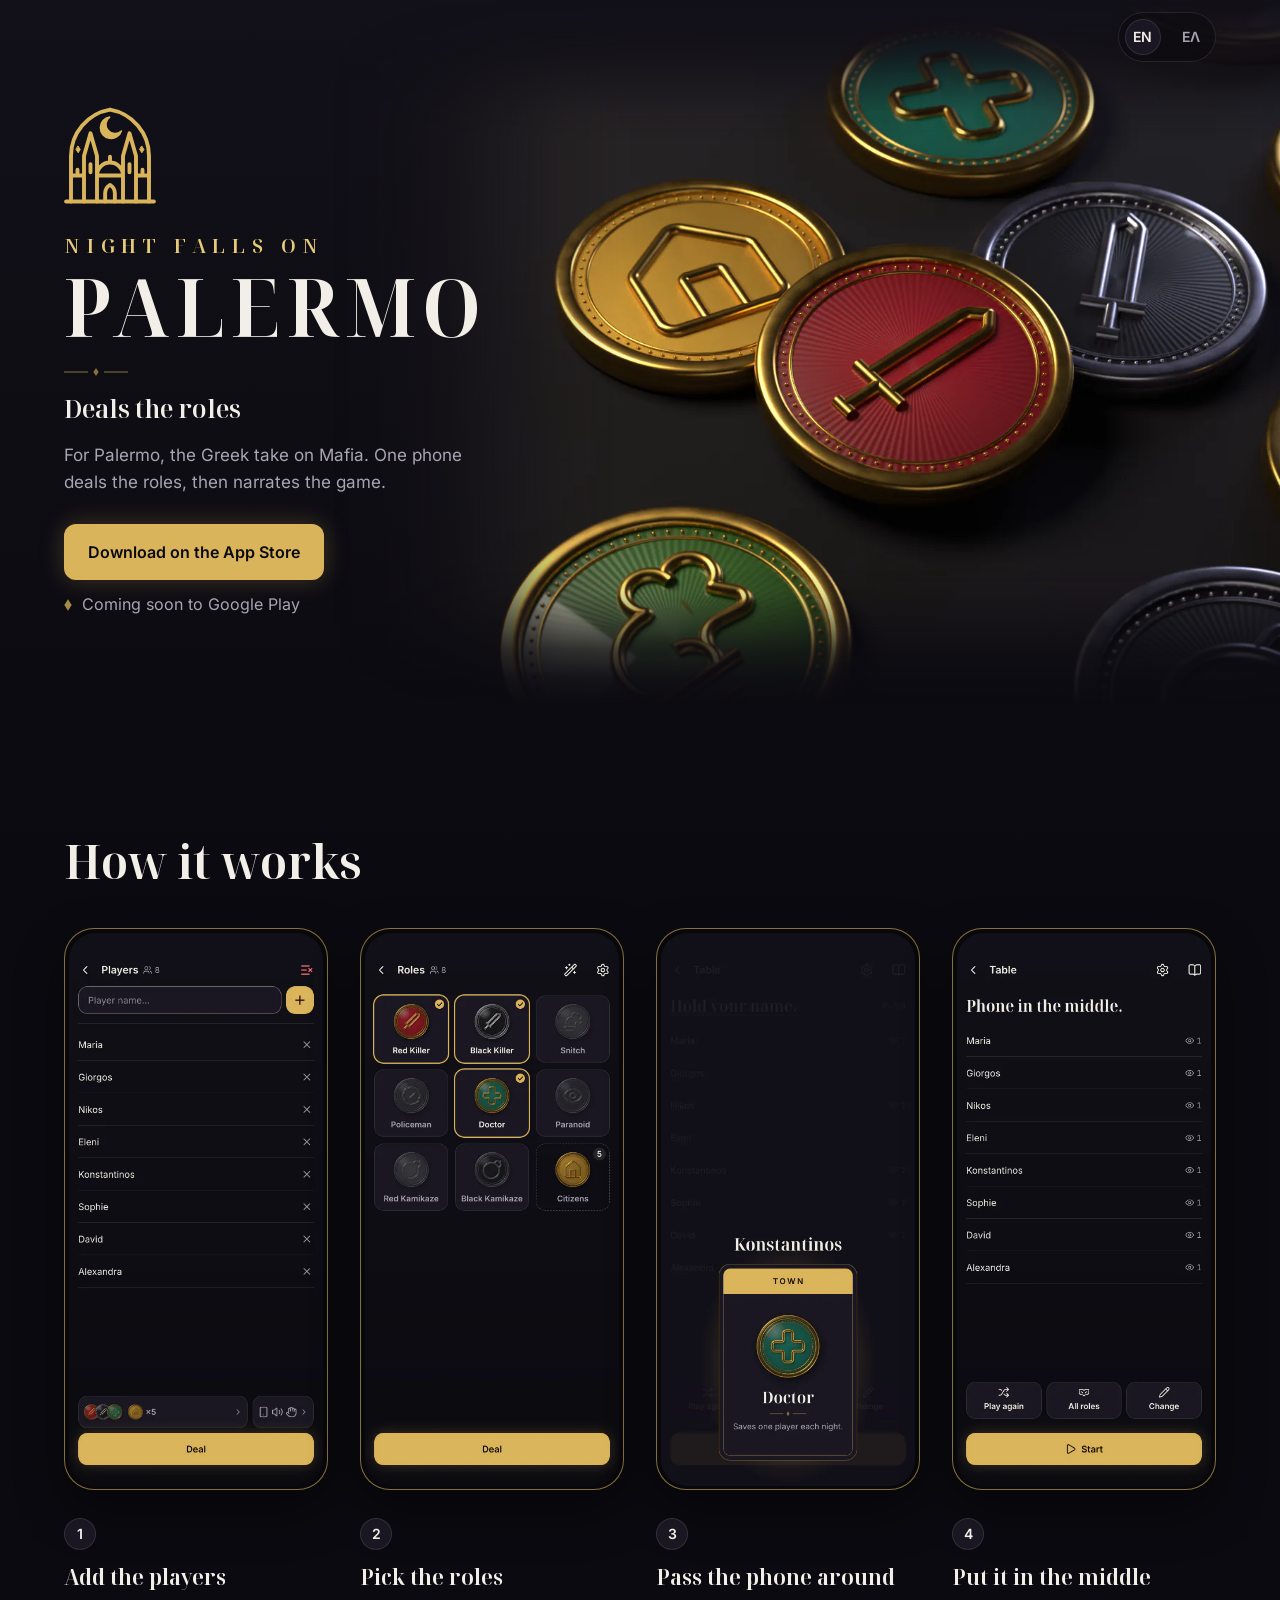
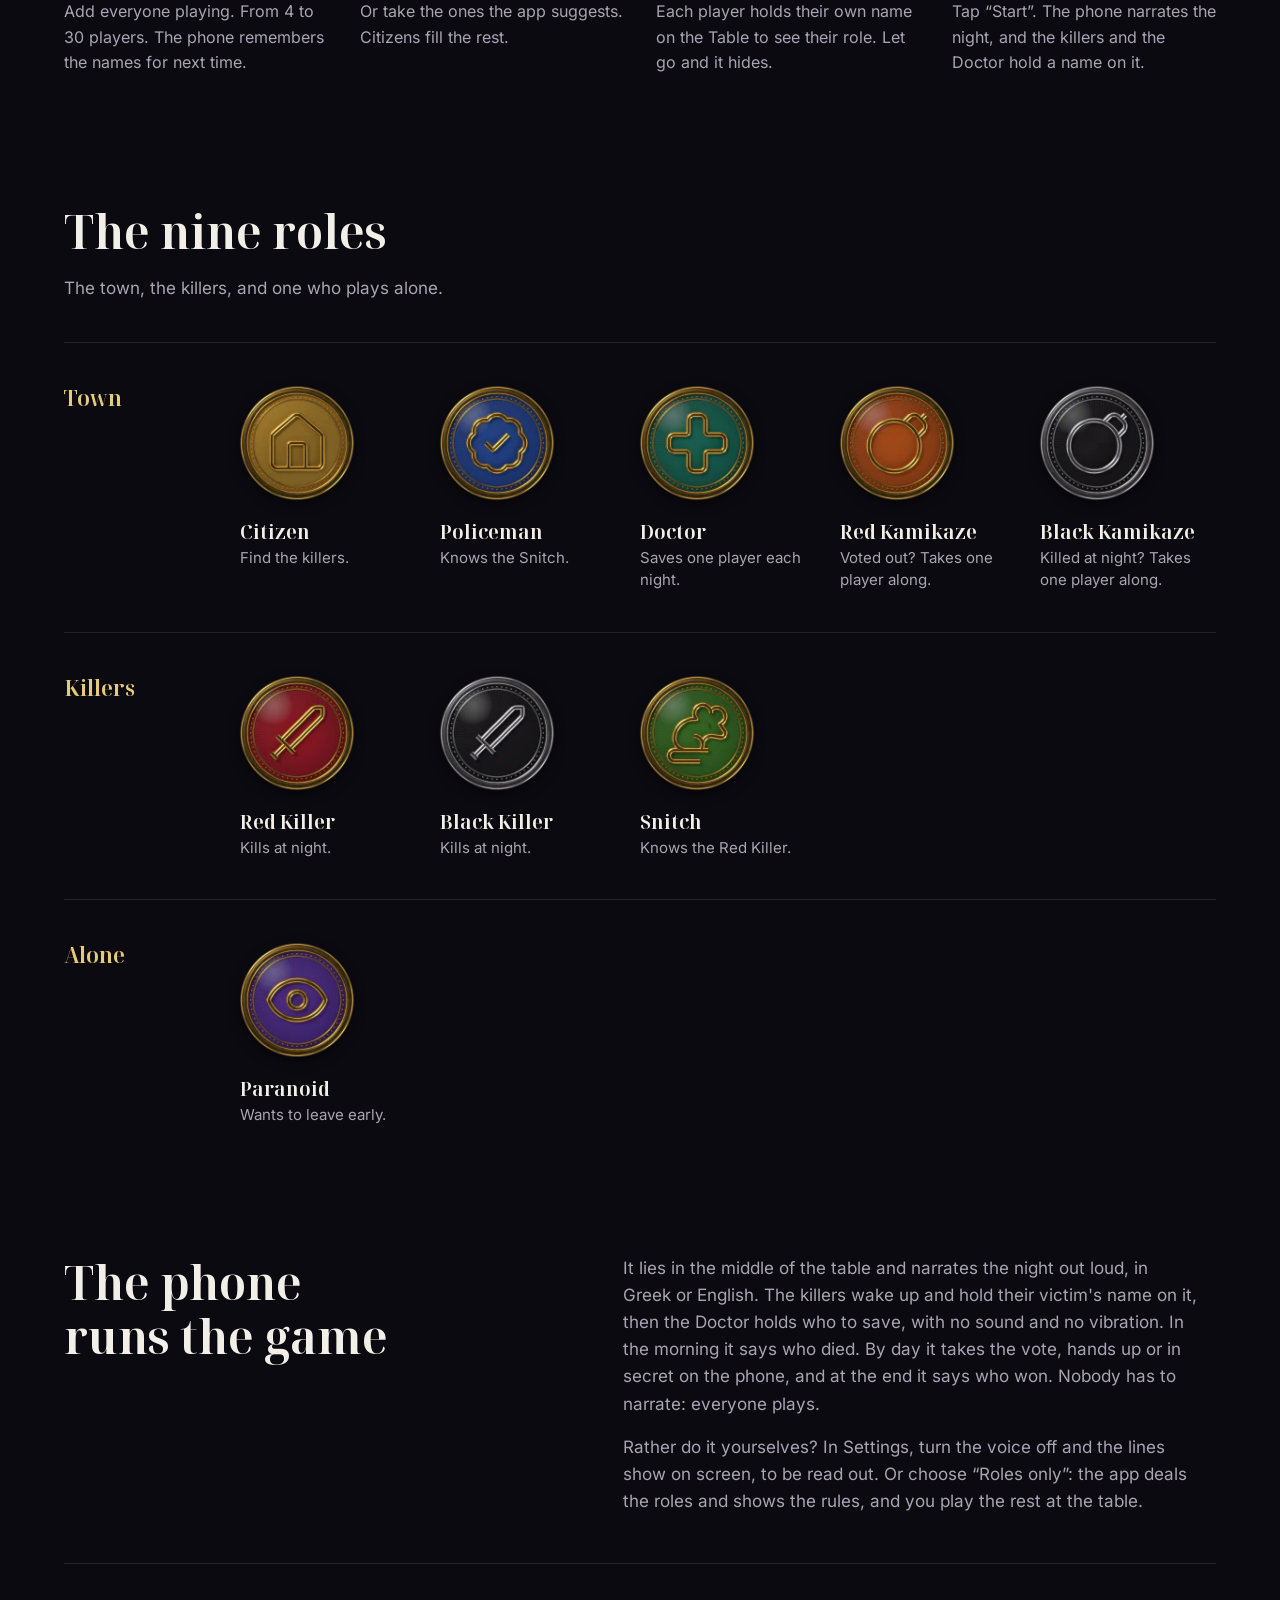
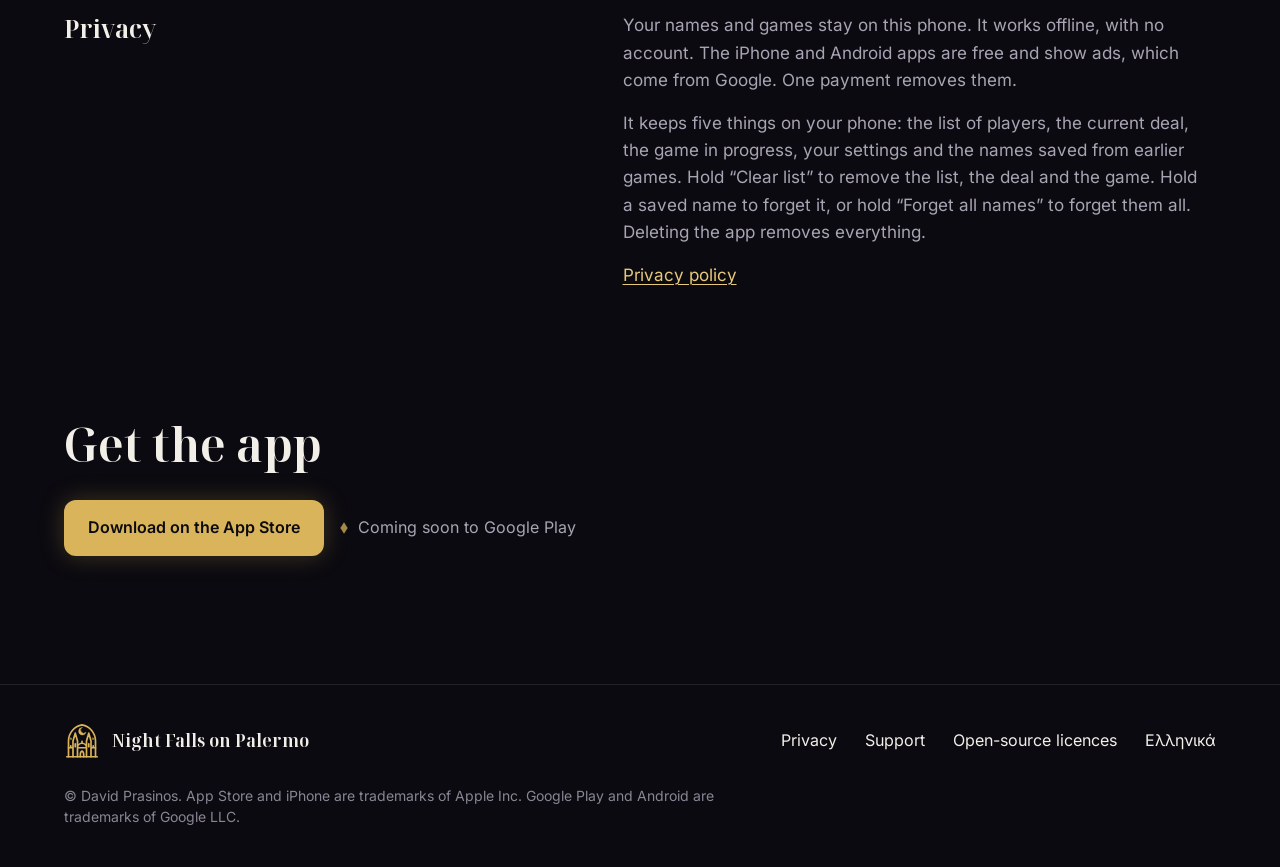
<file: index.html>
<!doctype html>
<!-- Built by scripts/build-site.mjs. Edit its sources, never this file, and run npm run site:build. -->
<html lang="en">
  <head>
    <meta charset="utf-8" />
    <meta name="viewport" content="width=device-width, initial-scale=1" />
    <title>Night Falls on Palermo: the app that deals the roles and runs the game</title>
    <meta name="description" content="The app deals the secret roles for Palermo, the Greek take on Mafia, and narrates the game. One phone for the whole table. Offline, no account." />
    <meta name="theme-color" content="#121018" />
    <meta name="color-scheme" content="dark" />

    <link rel="canonical" href="https://prasinosdavid.github.io/Palermo-site/" />
    <link rel="alternate" hreflang="en" href="https://prasinosdavid.github.io/Palermo-site/" />
    <link rel="alternate" hreflang="el" href="https://prasinosdavid.github.io/Palermo-site/el/" />
    <link rel="alternate" hreflang="x-default" href="https://prasinosdavid.github.io/Palermo-site/" />

    <meta property="og:type" content="website" />
    <meta property="og:site_name" content="Night Falls on Palermo" />
    <meta property="og:title" content="Night Falls on Palermo: the app that deals the roles and runs the game" />
    <meta property="og:description" content="The app deals the secret roles for Palermo, the Greek take on Mafia, and narrates the game. One phone for the whole table. Offline, no account." />
    <meta property="og:url" content="https://prasinosdavid.github.io/Palermo-site/" />
    <meta property="og:locale" content="en_US" />
    <meta property="og:locale:alternate" content="el_GR" />
    <meta property="og:image" content="https://prasinosdavid.github.io/Palermo-site/assets/share-en.jpg" />
    <meta property="og:image:type" content="image/jpeg" />
    <meta property="og:image:width" content="1200" />
    <meta property="og:image:height" content="630" />
    <meta property="og:image:alt" content="Enamel and gold role medallions on a dark table, beside the crest and the name Night Falls on Palermo." />
    <meta name="twitter:card" content="summary_large_image" />
    <meta name="twitter:title" content="Night Falls on Palermo: the app that deals the roles and runs the game" />
    <meta name="twitter:description" content="The app deals the secret roles for Palermo, the Greek take on Mafia, and narrates the game. One phone for the whole table. Offline, no account." />
    <meta name="twitter:image" content="https://prasinosdavid.github.io/Palermo-site/assets/share-en.jpg" />
    <meta name="twitter:image:alt" content="Enamel and gold role medallions on a dark table, beside the crest and the name Night Falls on Palermo." />

    <link rel="icon" href="assets/favicon.svg" type="image/svg+xml" />
    <link rel="icon" href="assets/favicon-32.png" type="image/png" sizes="32x32" />
    <link rel="apple-touch-icon" href="assets/apple-touch-icon.png" />
    <link rel="preload" href="assets/fonts/inter-latin-wght-normal.woff2" as="font" type="font/woff2" crossorigin />
    <link rel="preload" href="assets/fonts/noto-serif-display-latin-wdth-normal.woff2" as="font" type="font/woff2" crossorigin />
    <link rel="stylesheet" href="assets/site.css" />

    <script>
      // The language rule of the app, for the site. The English page is every page's default
      // address: a reader whose browser lists Greek, or who chose Greek here before, is taken
      // to the Greek page. A choice made with the switch is remembered in this browser and wins.
      // Without JavaScript the switch is an ordinary link and nothing else changes.
      ;(function (lang, greekPage) {
        var KEY = 'palermo.site.lang'
        var chosen = null
        try {
          chosen = localStorage.getItem(KEY)
        } catch (error) {}
        var languages = navigator.languages && navigator.languages.length ? navigator.languages : [navigator.language || '']
        var greek = chosen
          ? chosen === 'el'
          : languages.some(function (tag) {
              return /^el/i.test(tag)
            })
        if (lang === 'en' && greek) location.replace(greekPage + location.hash)
        document.addEventListener('click', function (event) {
          var link = event.target.closest ? event.target.closest('a[data-lang]') : null
          if (!link) return
          try {
            localStorage.setItem(KEY, link.getAttribute('data-lang'))
          } catch (error) {}
        })
      })('en', 'el/')
    </script>
  </head>
  <body class="page-home">
    <a class="skip" href="#content">Skip to the content</a>

    <header class="top">
      <a class="brand" href="./" aria-label="Night Falls on Palermo, home"><svg class="crest" viewBox="0 0 64 64" fill="none" stroke="currentColor" stroke-width="2" stroke-linecap="round" stroke-linejoin="round" aria-hidden="true" focusable="false"><path d="M8 60V32A29 29 0 0 1 32 3.43A29 29 0 0 1 56 32V60"/><path d="M5 60H59"/><path d="M8 44H16M12 44V40.5M16 60V32L20 18L24 32V60M20 37V42M24 44H40M24 44A8 8 0 0 1 40 44M32 36V32.5M29 60V55A6 6 0 0 1 32 49.8A6 6 0 0 1 35 55V60M40 60V32L44 18L48 32V60M44 37V42M48 44H56M52 44V40.5"/><path fill="currentColor" stroke-width="1" d="M31.81 8.06A6.6 6.6 0 1 0 38.98 16.62A5.6 5.6 0 1 1 31.81 8.06Z"/><path fill="currentColor" stroke-width="0.6" d="M12.4 26L13.7 28L12.4 30L11.1 28ZM51.6 26L52.9 28L51.6 30L50.3 28Z"/></svg><span>Night Falls on Palermo</span></a>
      <nav class="lang" aria-label="Language">
        <a href="./" lang="en" hreflang="en" data-lang="en" aria-label="English" aria-current="true"><span aria-hidden="true">EN</span></a>
        <a href="el/" lang="el" hreflang="el" data-lang="el" aria-label="Ελληνικά"><span aria-hidden="true">ΕΛ</span></a>
      </nav>
    </header>

    <main id="content">
      <section class="hero">
        <picture class="hero-art">
          <source media="(min-width: 880px)" srcset="assets/img/hero-wide-1280.webp 1280w, assets/img/hero-wide-2048.webp 2048w" sizes="clamp(1180px, 102.4vw, 1507px)" width="2048" height="1000" />
          <img src="assets/img/hero-tall-660.webp" srcset="assets/img/hero-tall-660.webp 660w, assets/img/hero-tall-990.webp 990w" sizes="100vw" width="990" height="2151" alt="" fetchpriority="high" decoding="async" />
        </picture>
        <div class="hero-in">
          <svg class="crest" viewBox="0 0 64 64" fill="none" stroke="currentColor" stroke-width="2" stroke-linecap="round" stroke-linejoin="round" aria-hidden="true" focusable="false">
            <path d="M8 60V32A29 29 0 0 1 32 3.43A29 29 0 0 1 56 32V60"/>
            <path d="M5 60H59"/>
            <path d="M8 44H16M12 44V40.5M16 60V32L20 18L24 32V60M20 37V42M24 44H40M24 44A8 8 0 0 1 40 44M32 36V32.5M29 60V55A6 6 0 0 1 32 49.8A6 6 0 0 1 35 55V60M40 60V32L44 18L48 32V60M44 37V42M48 44H56M52 44V40.5"/>
            <path fill="currentColor" stroke-width="1" d="M31.81 8.06A6.6 6.6 0 1 0 38.98 16.62A5.6 5.6 0 1 1 31.81 8.06Z"/>
            <path fill="currentColor" stroke-width="0.6" d="M12.4 26L13.7 28L12.4 30L11.1 28ZM51.6 26L52.9 28L51.6 30L50.3 28Z"/>
          </svg>
          <h1 class="wordmark">
            <span class="sr">Night Falls on Palermo</span>
            <span class="wordmark-top" aria-hidden="true">NIGHT FALLS ON</span>
            <span class="wordmark-main" aria-hidden="true">PALERMO</span>
          </h1>
          <div class="hero-words">
            <svg class="pip" viewBox="0 0 64 8" aria-hidden="true" focusable="false">
              <path d="M0 4H24M40 4H64" stroke="currentColor" stroke-width="1" fill="none" />
              <path d="M32 0L34.6 4L32 8L29.4 4Z" fill="currentColor" />
            </svg>
            <p class="tagline">Deals the roles</p>
            <p class="lede">For Palermo, the Greek take on Mafia. One phone deals the roles, then narrates the game.</p>
            <ul class="stores" role="list" aria-label="Where to get the app">
              <li><a href="https://apps.apple.com/app/id6820111963">Download on the App Store</a></li>
              <li class="soon">Coming soon to Google Play</li>
            </ul>
          </div>
        </div>
      </section>

      <section class="section wrap" aria-labelledby="how">
        <div class="section-head">
          <h2 id="how">How it works</h2>
        </div>
        <ol class="beats" role="list">
          <li class="beat">
            <figure class="phone">
              <img src="assets/img/shot-en-players-440.webp" srcset="assets/img/shot-en-players-440.webp 440w, assets/img/shot-en-players-880.webp 880w" sizes="(min-width: 1280px) 264px, (min-width: 1040px) 22vw, (min-width: 700px) 224px, 40vw" width="880" height="1912" alt="The Players screen: eight names in a list, the roles and the settings as icons under it, and the button “Deal”." loading="lazy" decoding="async" />
            </figure>
            <h3>Add the players</h3>
            <p>
              Add everyone playing. From 4 to 30 players. The phone remembers the names for next time.
            </p>
          </li>
          <li class="beat">
            <figure class="phone">
              <img src="assets/img/shot-en-roles-440.webp" srcset="assets/img/shot-en-roles-440.webp 440w, assets/img/shot-en-roles-880.webp 880w" sizes="(min-width: 1280px) 264px, (min-width: 1040px) 22vw, (min-width: 700px) 224px, 40vw" width="880" height="1912" alt="The Roles screen: the nine roles in three rows, the ones in the game in colour." loading="lazy" decoding="async" />
            </figure>
            <h3>Pick the roles</h3>
            <p>Or take the ones the app suggests. Citizens fill the rest.</p>
          </li>
          <li class="beat">
            <figure class="phone">
              <img src="assets/img/shot-en-hold-440.webp" srcset="assets/img/shot-en-hold-440.webp 440w, assets/img/shot-en-hold-880.webp 880w" sizes="(min-width: 1280px) 264px, (min-width: 1040px) 22vw, (min-width: 700px) 224px, 40vw" width="880" height="1912" alt="Someone holds their name on the Table, and their card is face up over the list: the Doctor, with the line “Saves one player each night.”" loading="lazy" decoding="async" />
            </figure>
            <h3>Pass the phone around</h3>
            <p>Each player holds their own name on the Table to see their role. Let go and it hides.</p>
          </li>
          <li class="beat">
            <figure class="phone">
              <img src="assets/img/shot-en-table-440.webp" srcset="assets/img/shot-en-table-440.webp 440w, assets/img/shot-en-table-880.webp 880w" sizes="(min-width: 1280px) 264px, (min-width: 1040px) 22vw, (min-width: 700px) 224px, 40vw" width="880" height="1912" alt="The Table screen: the eight names and no roles, an eye beside each, above the button “Start”." loading="lazy" decoding="async" />
            </figure>
            <h3>Put it in the middle</h3>
            <p>Tap “Start”. The phone narrates the night, and the killers and the Doctor hold a name on it.</p>
          </li>
        </ol>
      </section>

      <section class="section wrap" aria-labelledby="roles">
        <div class="section-head">
          <h2 id="roles">The nine roles</h2>
          <p>The town, the killers, and one who plays alone.</p>
        </div>
        <div class="sides">
          <div class="side">
            <h3>Town</h3>
            <ul class="coins" role="list">
              <li class="coin">
                <img src="assets/img/role-citizen-128.webp" srcset="assets/img/role-citizen-128.webp 128w, assets/img/role-citizen-256.webp 256w" sizes="(min-width: 700px) 120px, 72px" width="256" height="256" alt="" loading="lazy" decoding="async" />
                <p>
                  <strong class="coin-name">Citizen</strong>
                  <span class="coin-line">Find the killers.</span>
                </p>
              </li>
              <li class="coin">
                <img src="assets/img/role-policeman-128.webp" srcset="assets/img/role-policeman-128.webp 128w, assets/img/role-policeman-256.webp 256w" sizes="(min-width: 700px) 120px, 72px" width="256" height="256" alt="" loading="lazy" decoding="async" />
                <p>
                  <strong class="coin-name">Policeman</strong>
                  <span class="coin-line">Knows the Snitch.</span>
                </p>
              </li>
              <li class="coin">
                <img src="assets/img/role-doctor-128.webp" srcset="assets/img/role-doctor-128.webp 128w, assets/img/role-doctor-256.webp 256w" sizes="(min-width: 700px) 120px, 72px" width="256" height="256" alt="" loading="lazy" decoding="async" />
                <p>
                  <strong class="coin-name">Doctor</strong>
                  <span class="coin-line">Saves one player each night.</span>
                </p>
              </li>
              <li class="coin">
                <img src="assets/img/role-red-kamikaze-128.webp" srcset="assets/img/role-red-kamikaze-128.webp 128w, assets/img/role-red-kamikaze-256.webp 256w" sizes="(min-width: 700px) 120px, 72px" width="256" height="256" alt="" loading="lazy" decoding="async" />
                <p>
                  <strong class="coin-name">Red Kamikaze</strong>
                  <span class="coin-line">Voted out? Takes one player along.</span>
                </p>
              </li>
              <li class="coin">
                <img src="assets/img/role-black-kamikaze-128.webp" srcset="assets/img/role-black-kamikaze-128.webp 128w, assets/img/role-black-kamikaze-256.webp 256w" sizes="(min-width: 700px) 120px, 72px" width="256" height="256" alt="" loading="lazy" decoding="async" />
                <p>
                  <strong class="coin-name">Black Kamikaze</strong>
                  <span class="coin-line">Killed at night? Takes one player along.</span>
                </p>
              </li>
            </ul>
          </div>
          <div class="side">
            <h3>Killers</h3>
            <ul class="coins" role="list">
              <li class="coin">
                <img src="assets/img/role-red-killer-128.webp" srcset="assets/img/role-red-killer-128.webp 128w, assets/img/role-red-killer-256.webp 256w" sizes="(min-width: 700px) 120px, 72px" width="256" height="256" alt="" loading="lazy" decoding="async" />
                <p>
                  <strong class="coin-name">Red Killer</strong>
                  <span class="coin-line">Kills at night.</span>
                </p>
              </li>
              <li class="coin">
                <img src="assets/img/role-black-killer-128.webp" srcset="assets/img/role-black-killer-128.webp 128w, assets/img/role-black-killer-256.webp 256w" sizes="(min-width: 700px) 120px, 72px" width="256" height="256" alt="" loading="lazy" decoding="async" />
                <p>
                  <strong class="coin-name">Black Killer</strong>
                  <span class="coin-line">Kills at night.</span>
                </p>
              </li>
              <li class="coin">
                <img src="assets/img/role-snitch-128.webp" srcset="assets/img/role-snitch-128.webp 128w, assets/img/role-snitch-256.webp 256w" sizes="(min-width: 700px) 120px, 72px" width="256" height="256" alt="" loading="lazy" decoding="async" />
                <p>
                  <strong class="coin-name">Snitch</strong>
                  <span class="coin-line">Knows the Red Killer.</span>
                </p>
              </li>
            </ul>
          </div>
          <div class="side">
            <h3>Alone</h3>
            <ul class="coins" role="list">
              <li class="coin">
                <img src="assets/img/role-paranoid-128.webp" srcset="assets/img/role-paranoid-128.webp 128w, assets/img/role-paranoid-256.webp 256w" sizes="(min-width: 700px) 120px, 72px" width="256" height="256" alt="" loading="lazy" decoding="async" />
                <p>
                  <strong class="coin-name">Paranoid</strong>
                  <span class="coin-line">Wants to leave early.</span>
                </p>
              </li>
            </ul>
          </div>
        </div>
      </section>

      <section class="section wrap" aria-labelledby="game">
        <div class="stance">
          <h2 id="game">The phone runs the game</h2>
          <div class="stance-text">
            <p>
              It lies in the middle of the table and narrates the night out loud, in Greek or English. The killers wake up
              and hold their victim's name on it, then the Doctor holds who to save, with no sound and no vibration. In the morning it
              says who died. By day it takes the vote, hands up or in secret on the phone, and at the end it says who won.
              Nobody has to narrate: everyone plays.
            </p>
            <p>
              Rather do it yourselves? In Settings, turn the voice off and the lines show on screen, to be read
              out. Or choose “Roles only”: the app deals the roles and shows the rules, and you play
              the rest at the table.
            </p>
          </div>
        </div>
        <div class="stance">
          <h3>Privacy</h3>
          <div class="stance-text">
            <p>
              Your names and games stay on this phone. It works offline, with no account. The iPhone and Android apps are free and show
              ads, which come from Google. One payment removes them.
            </p>
            <p>
              It keeps five things on your phone: the list of players, the current deal, the game in progress, your settings
              and the names saved from earlier games. Hold “Clear list” to remove the list, the deal and the
              game. Hold a saved name to forget it, or hold “Forget all names” to forget them all. Deleting the app
              removes everything.
            </p>
            <p><a href="privacy.html">Privacy policy</a></p>
          </div>
        </div>
      </section>

      <section class="section wrap closing" aria-labelledby="closing">
        <h2 id="closing">Get the app</h2>
        <ul class="stores" role="list" aria-label="Where to get the app">
          <li><a href="https://apps.apple.com/app/id6820111963">Download on the App Store</a></li>
          <li class="soon">Coming soon to Google Play</li>
        </ul>
      </section>
    </main>

    <footer class="foot">
      <div class="foot-in">
        <a class="brand" href="./" aria-label="Night Falls on Palermo, home"><svg class="crest" viewBox="0 0 64 64" fill="none" stroke="currentColor" stroke-width="2" stroke-linecap="round" stroke-linejoin="round" aria-hidden="true" focusable="false"><path d="M8 60V32A29 29 0 0 1 32 3.43A29 29 0 0 1 56 32V60"/><path d="M5 60H59"/><path d="M8 44H16M12 44V40.5M16 60V32L20 18L24 32V60M20 37V42M24 44H40M24 44A8 8 0 0 1 40 44M32 36V32.5M29 60V55A6 6 0 0 1 32 49.8A6 6 0 0 1 35 55V60M40 60V32L44 18L48 32V60M44 37V42M48 44H56M52 44V40.5"/><path fill="currentColor" stroke-width="1" d="M31.81 8.06A6.6 6.6 0 1 0 38.98 16.62A5.6 5.6 0 1 1 31.81 8.06Z"/><path fill="currentColor" stroke-width="0.6" d="M12.4 26L13.7 28L12.4 30L11.1 28ZM51.6 26L52.9 28L51.6 30L50.3 28Z"/></svg><span>Night Falls on Palermo</span></a>
        <nav aria-label="Site">
          <ul>
            <li><a href="privacy.html">Privacy</a></li>
            <li><a href="support.html">Support</a></li>
            <li><a href="licenses.txt" hreflang="en" type="text/plain">Open-source licences</a></li>
            <li><a href="el/" lang="el" hreflang="el" data-lang="el">Ελληνικά</a></li>
          </ul>
        </nav>
        <p class="fine">© David Prasinos. App Store and iPhone are trademarks of Apple Inc. Google Play and Android are trademarks of Google LLC.</p>
      </div>
    </footer>
  </body>
</html>
</file>
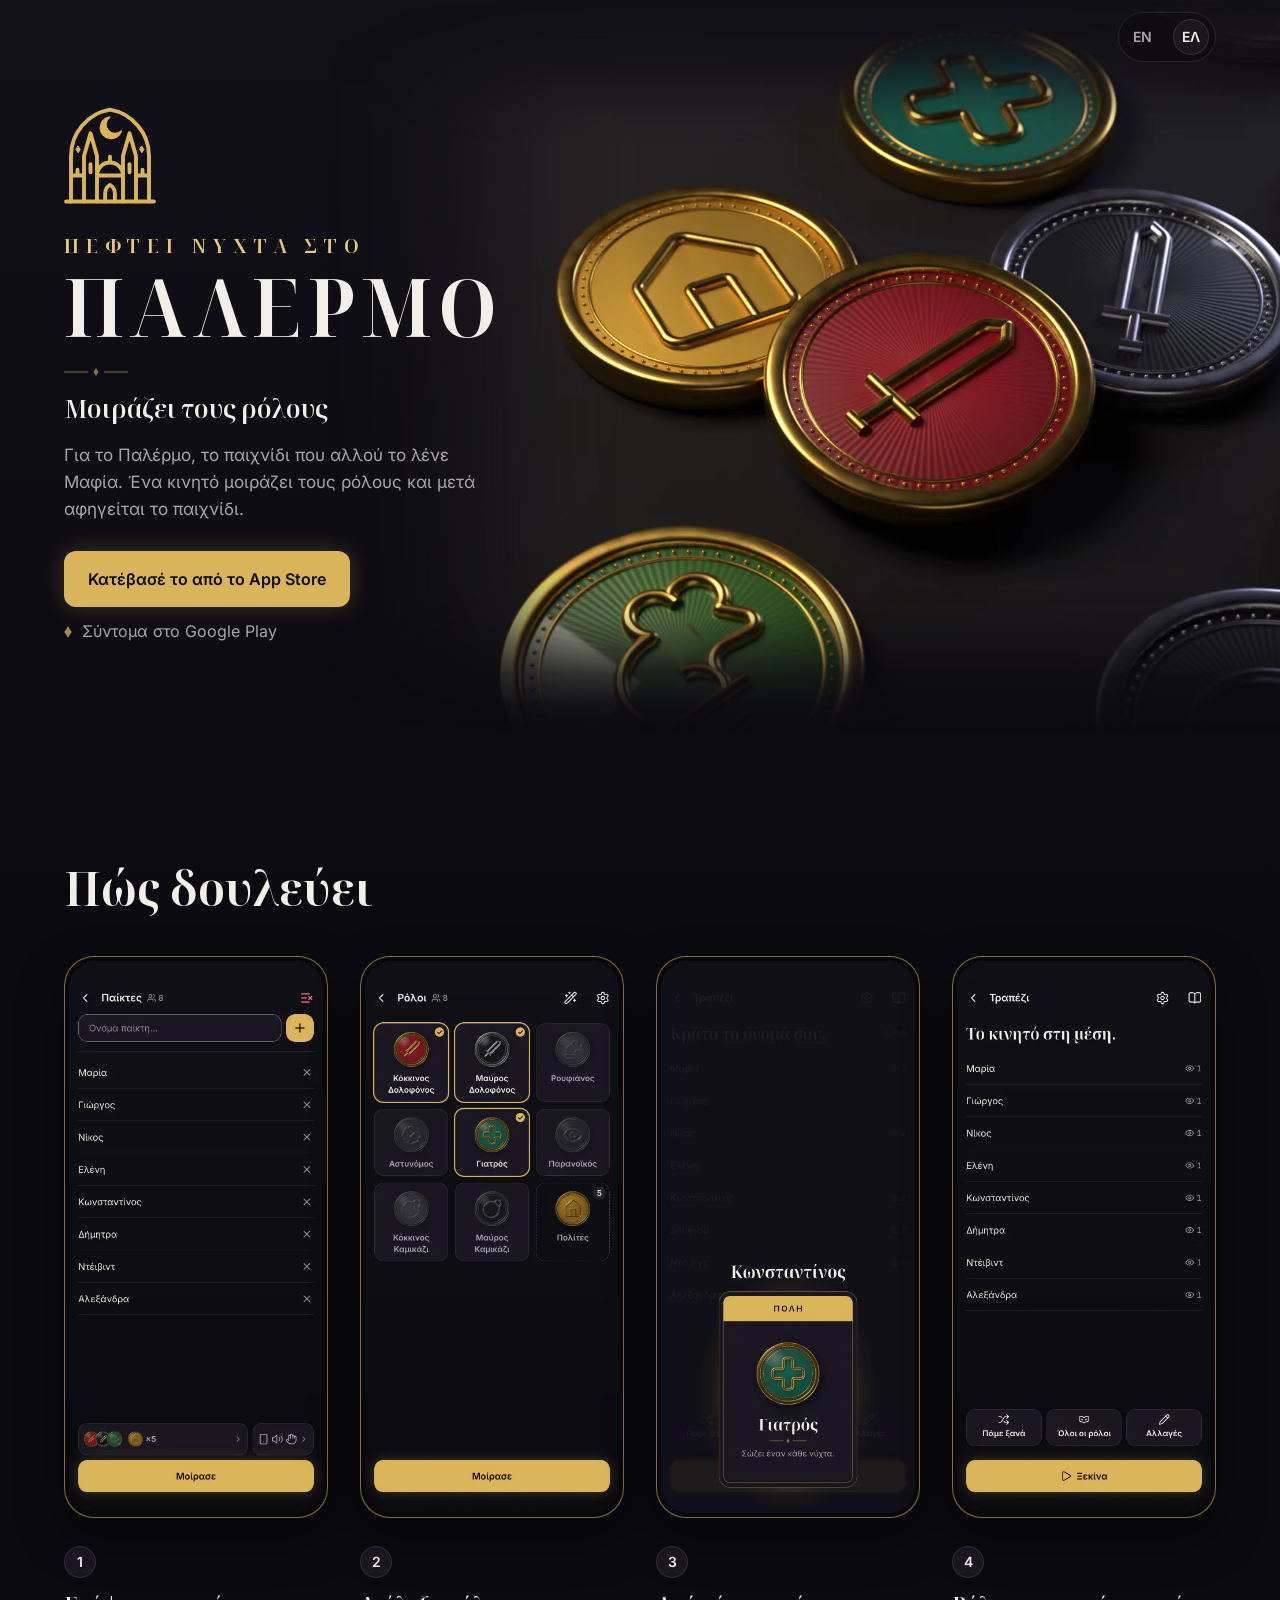
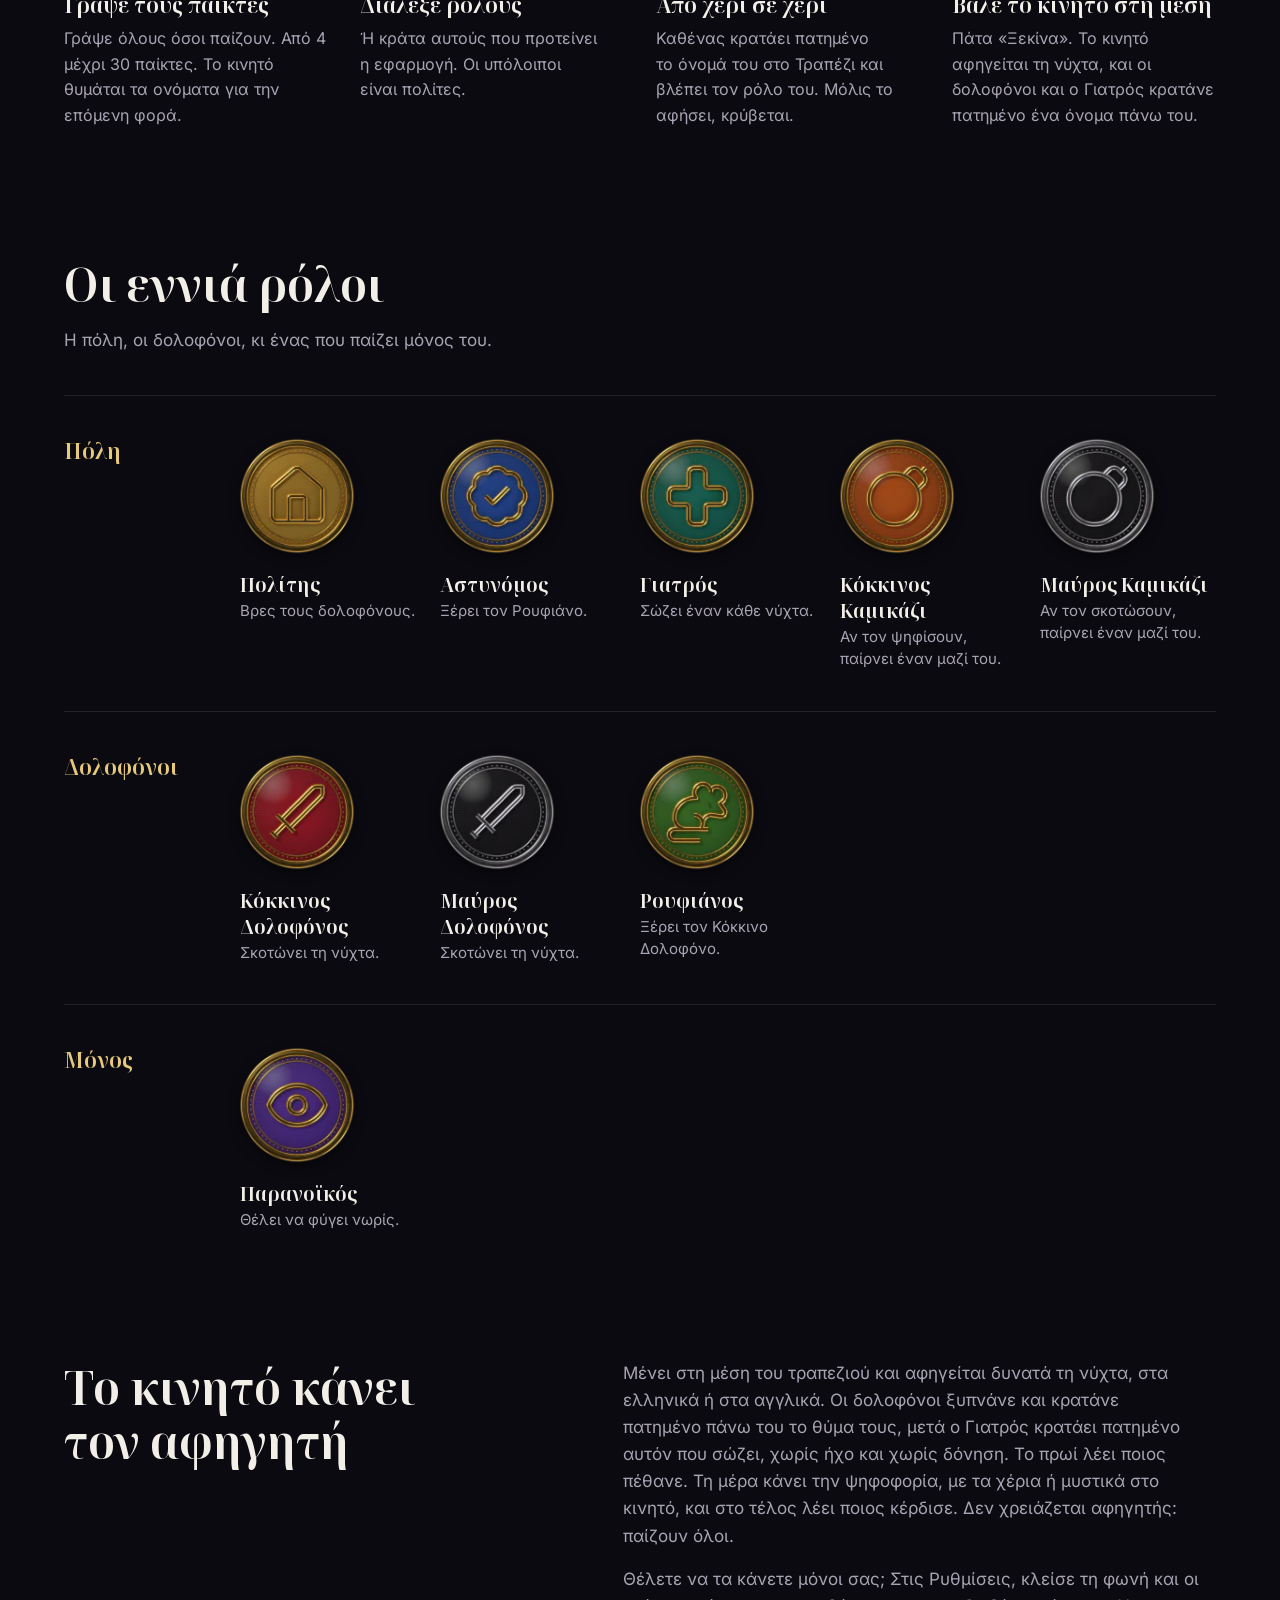
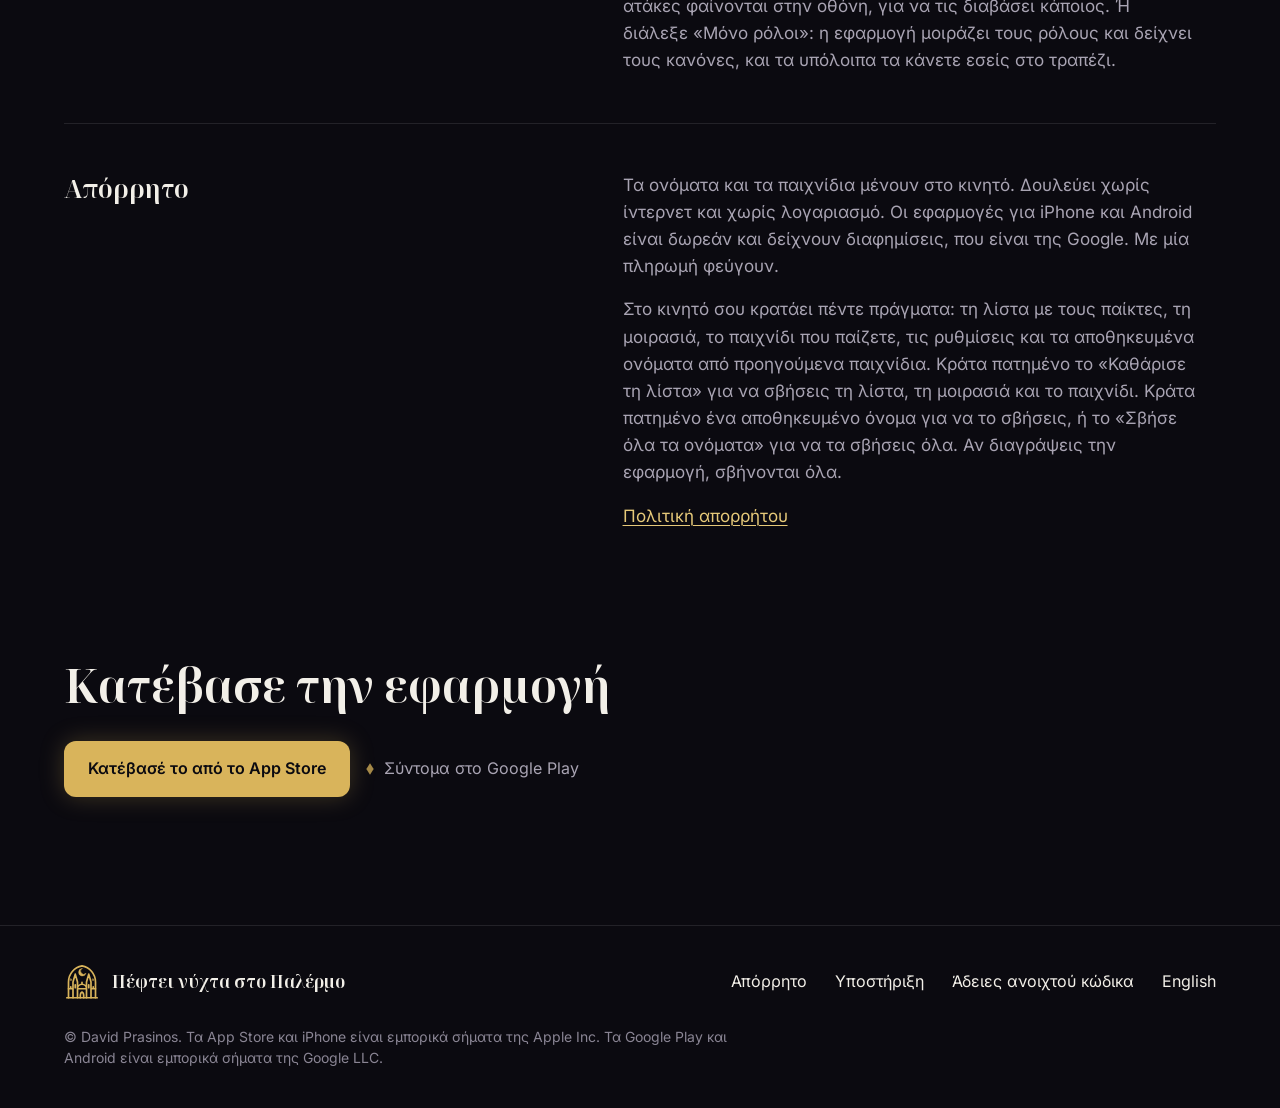
<file: el/index.html>
<!doctype html>
<!-- Built by scripts/build-site.mjs. Edit its sources, never this file, and run npm run site:build. -->
<html lang="el">
  <head>
    <meta charset="utf-8" />
    <meta name="viewport" content="width=device-width, initial-scale=1" />
    <title>Πέφτει νύχτα στο Παλέρμο: η εφαρμογή που μοιράζει τους ρόλους και κάνει τον αφηγητή</title>
    <meta name="description" content="Η εφαρμογή μοιράζει τους κρυφούς ρόλους για το Παλέρμο, το παιχνίδι που αλλού το λένε Μαφία, και αφηγείται το παιχνίδι. Ένα κινητό για όλη την παρέα. Χωρίς ίντερνετ, χωρίς λογαριασμό." />
    <meta name="theme-color" content="#121018" />
    <meta name="color-scheme" content="dark" />

    <link rel="canonical" href="https://prasinosdavid.github.io/Palermo-site/el/" />
    <link rel="alternate" hreflang="en" href="https://prasinosdavid.github.io/Palermo-site/" />
    <link rel="alternate" hreflang="el" href="https://prasinosdavid.github.io/Palermo-site/el/" />
    <link rel="alternate" hreflang="x-default" href="https://prasinosdavid.github.io/Palermo-site/" />

    <meta property="og:type" content="website" />
    <meta property="og:site_name" content="Πέφτει νύχτα στο Παλέρμο" />
    <meta property="og:title" content="Πέφτει νύχτα στο Παλέρμο: η εφαρμογή που μοιράζει τους ρόλους και κάνει τον αφηγητή" />
    <meta property="og:description" content="Η εφαρμογή μοιράζει τους κρυφούς ρόλους για το Παλέρμο, το παιχνίδι που αλλού το λένε Μαφία, και αφηγείται το παιχνίδι. Ένα κινητό για όλη την παρέα. Χωρίς ίντερνετ, χωρίς λογαριασμό." />
    <meta property="og:url" content="https://prasinosdavid.github.io/Palermo-site/el/" />
    <meta property="og:locale" content="el_GR" />
    <meta property="og:locale:alternate" content="en_US" />
    <meta property="og:image" content="https://prasinosdavid.github.io/Palermo-site/assets/share-el.jpg" />
    <meta property="og:image:type" content="image/jpeg" />
    <meta property="og:image:width" content="1200" />
    <meta property="og:image:height" content="630" />
    <meta property="og:image:alt" content="Μετάλλια ρόλων από σμάλτο και χρυσό πάνω σε σκοτεινό τραπέζι, δίπλα στο έμβλημα και το όνομα «Πέφτει νύχτα στο Παλέρμο»." />
    <meta name="twitter:card" content="summary_large_image" />
    <meta name="twitter:title" content="Πέφτει νύχτα στο Παλέρμο: η εφαρμογή που μοιράζει τους ρόλους και κάνει τον αφηγητή" />
    <meta name="twitter:description" content="Η εφαρμογή μοιράζει τους κρυφούς ρόλους για το Παλέρμο, το παιχνίδι που αλλού το λένε Μαφία, και αφηγείται το παιχνίδι. Ένα κινητό για όλη την παρέα. Χωρίς ίντερνετ, χωρίς λογαριασμό." />
    <meta name="twitter:image" content="https://prasinosdavid.github.io/Palermo-site/assets/share-el.jpg" />
    <meta name="twitter:image:alt" content="Μετάλλια ρόλων από σμάλτο και χρυσό πάνω σε σκοτεινό τραπέζι, δίπλα στο έμβλημα και το όνομα «Πέφτει νύχτα στο Παλέρμο»." />

    <link rel="icon" href="../assets/favicon.svg" type="image/svg+xml" />
    <link rel="icon" href="../assets/favicon-32.png" type="image/png" sizes="32x32" />
    <link rel="apple-touch-icon" href="../assets/apple-touch-icon.png" />
    <link rel="preload" href="../assets/fonts/inter-latin-wght-normal.woff2" as="font" type="font/woff2" crossorigin />
    <link rel="preload" href="../assets/fonts/noto-serif-display-latin-wdth-normal.woff2" as="font" type="font/woff2" crossorigin />
    <link rel="preload" href="../assets/fonts/inter-greek-wght-normal.woff2" as="font" type="font/woff2" crossorigin />
    <link rel="preload" href="../assets/fonts/noto-serif-display-greek-wdth-normal.woff2" as="font" type="font/woff2" crossorigin />
    <link rel="stylesheet" href="../assets/site.css" />

    <script>
      // The language rule of the app, for the site. The English page is every page's default
      // address: a reader whose browser lists Greek, or who chose Greek here before, is taken
      // to the Greek page. A choice made with the switch is remembered in this browser and wins.
      // Without JavaScript the switch is an ordinary link and nothing else changes.
      ;(function (lang, greekPage) {
        var KEY = 'palermo.site.lang'
        var chosen = null
        try {
          chosen = localStorage.getItem(KEY)
        } catch (error) {}
        var languages = navigator.languages && navigator.languages.length ? navigator.languages : [navigator.language || '']
        var greek = chosen
          ? chosen === 'el'
          : languages.some(function (tag) {
              return /^el/i.test(tag)
            })
        if (lang === 'en' && greek) location.replace(greekPage + location.hash)
        document.addEventListener('click', function (event) {
          var link = event.target.closest ? event.target.closest('a[data-lang]') : null
          if (!link) return
          try {
            localStorage.setItem(KEY, link.getAttribute('data-lang'))
          } catch (error) {}
        })
      })('el', './')
    </script>
  </head>
  <body class="page-home">
    <a class="skip" href="#content">Μετάβαση στο περιεχόμενο</a>

    <header class="top">
      <a class="brand" href="./" aria-label="Πέφτει νύχτα στο Παλέρμο, αρχική σελίδα"><svg class="crest" viewBox="0 0 64 64" fill="none" stroke="currentColor" stroke-width="2" stroke-linecap="round" stroke-linejoin="round" aria-hidden="true" focusable="false"><path d="M8 60V32A29 29 0 0 1 32 3.43A29 29 0 0 1 56 32V60"/><path d="M5 60H59"/><path d="M8 44H16M12 44V40.5M16 60V32L20 18L24 32V60M20 37V42M24 44H40M24 44A8 8 0 0 1 40 44M32 36V32.5M29 60V55A6 6 0 0 1 32 49.8A6 6 0 0 1 35 55V60M40 60V32L44 18L48 32V60M44 37V42M48 44H56M52 44V40.5"/><path fill="currentColor" stroke-width="1" d="M31.81 8.06A6.6 6.6 0 1 0 38.98 16.62A5.6 5.6 0 1 1 31.81 8.06Z"/><path fill="currentColor" stroke-width="0.6" d="M12.4 26L13.7 28L12.4 30L11.1 28ZM51.6 26L52.9 28L51.6 30L50.3 28Z"/></svg><span>Πέφτει νύχτα στο Παλέρμο</span></a>
      <nav class="lang" aria-label="Γλώσσα">
        <a href="../" lang="en" hreflang="en" data-lang="en" aria-label="English"><span aria-hidden="true">EN</span></a>
        <a href="./" lang="el" hreflang="el" data-lang="el" aria-label="Ελληνικά" aria-current="true"><span aria-hidden="true">ΕΛ</span></a>
      </nav>
    </header>

    <main id="content">
      <section class="hero">
        <picture class="hero-art">
          <source media="(min-width: 880px)" srcset="../assets/img/hero-wide-1280.webp 1280w, ../assets/img/hero-wide-2048.webp 2048w" sizes="clamp(1180px, 102.4vw, 1507px)" width="2048" height="1000" />
          <img src="../assets/img/hero-tall-660.webp" srcset="../assets/img/hero-tall-660.webp 660w, ../assets/img/hero-tall-990.webp 990w" sizes="100vw" width="990" height="2151" alt="" fetchpriority="high" decoding="async" />
        </picture>
        <div class="hero-in">
          <svg class="crest" viewBox="0 0 64 64" fill="none" stroke="currentColor" stroke-width="2" stroke-linecap="round" stroke-linejoin="round" aria-hidden="true" focusable="false">
            <path d="M8 60V32A29 29 0 0 1 32 3.43A29 29 0 0 1 56 32V60"/>
            <path d="M5 60H59"/>
            <path d="M8 44H16M12 44V40.5M16 60V32L20 18L24 32V60M20 37V42M24 44H40M24 44A8 8 0 0 1 40 44M32 36V32.5M29 60V55A6 6 0 0 1 32 49.8A6 6 0 0 1 35 55V60M40 60V32L44 18L48 32V60M44 37V42M48 44H56M52 44V40.5"/>
            <path fill="currentColor" stroke-width="1" d="M31.81 8.06A6.6 6.6 0 1 0 38.98 16.62A5.6 5.6 0 1 1 31.81 8.06Z"/>
            <path fill="currentColor" stroke-width="0.6" d="M12.4 26L13.7 28L12.4 30L11.1 28ZM51.6 26L52.9 28L51.6 30L50.3 28Z"/>
          </svg>
          <h1 class="wordmark">
            <span class="sr">Πέφτει νύχτα στο Παλέρμο</span>
            <span class="wordmark-top" aria-hidden="true">ΠΕΦΤΕΙ ΝΥΧΤΑ ΣΤΟ</span>
            <span class="wordmark-main" aria-hidden="true">ΠΑΛΕΡΜΟ</span>
          </h1>
          <div class="hero-words">
            <svg class="pip" viewBox="0 0 64 8" aria-hidden="true" focusable="false">
              <path d="M0 4H24M40 4H64" stroke="currentColor" stroke-width="1" fill="none" />
              <path d="M32 0L34.6 4L32 8L29.4 4Z" fill="currentColor" />
            </svg>
            <p class="tagline">Μοιράζει τους ρόλους</p>
            <p class="lede">Για το Παλέρμο, το παιχνίδι που αλλού το λένε Μαφία. Ένα κινητό μοιράζει τους ρόλους και μετά αφηγείται το παιχνίδι.</p>
            <ul class="stores" role="list" aria-label="Πού θα βρεις την εφαρμογή">
              <li><a href="https://apps.apple.com/app/id6820111963">Κατέβασέ το από το App Store</a></li>
              <li class="soon">Σύντομα στο Google Play</li>
            </ul>
          </div>
        </div>
      </section>

      <section class="section wrap" aria-labelledby="how">
        <div class="section-head">
          <h2 id="how">Πώς δουλεύει</h2>
        </div>
        <ol class="beats" role="list">
          <li class="beat">
            <figure class="phone">
              <img src="../assets/img/shot-el-players-440.webp" srcset="../assets/img/shot-el-players-440.webp 440w, ../assets/img/shot-el-players-880.webp 880w" sizes="(min-width: 1280px) 264px, (min-width: 1040px) 22vw, (min-width: 700px) 224px, 40vw" width="880" height="1912" alt="Η οθόνη «Παίκτες»: οκτώ ονόματα σε λίστα, από κάτω οι ρόλοι και οι ρυθμίσεις σε εικονίδια, και το κουμπί «Μοίρασε»." loading="lazy" decoding="async" />
            </figure>
            <h3>Γράψε τους παίκτες</h3>
            <p>
              Γράψε όλους όσοι παίζουν. Από 4 μέχρι 30 παίκτες. Το κινητό θυμάται τα ονόματα για την επόμενη φορά.
            </p>
          </li>
          <li class="beat">
            <figure class="phone">
              <img src="../assets/img/shot-el-roles-440.webp" srcset="../assets/img/shot-el-roles-440.webp 440w, ../assets/img/shot-el-roles-880.webp 880w" sizes="(min-width: 1280px) 264px, (min-width: 1040px) 22vw, (min-width: 700px) 224px, 40vw" width="880" height="1912" alt="Η οθόνη «Ρόλοι»: οι εννιά ρόλοι σε τρεις σειρές, με χρώμα όσοι μπαίνουν στο παιχνίδι." loading="lazy" decoding="async" />
            </figure>
            <h3>Διάλεξε ρόλους</h3>
            <p>Ή κράτα αυτούς που προτείνει η εφαρμογή. Οι υπόλοιποι είναι πολίτες.</p>
          </li>
          <li class="beat">
            <figure class="phone">
              <img src="../assets/img/shot-el-hold-440.webp" srcset="../assets/img/shot-el-hold-440.webp 440w, ../assets/img/shot-el-hold-880.webp 880w" sizes="(min-width: 1280px) 264px, (min-width: 1040px) 22vw, (min-width: 700px) 224px, 40vw" width="880" height="1912" alt="Κάποιος κρατάει πατημένο το όνομά του στο Τραπέζι, και η κάρτα του είναι ανοιχτή πάνω από τη λίστα: ο Γιατρός, με τη φράση «Σώζει έναν κάθε νύχτα.»" loading="lazy" decoding="async" />
            </figure>
            <h3>Από χέρι σε χέρι</h3>
            <p>Καθένας κρατάει πατημένο το όνομά του στο Τραπέζι και βλέπει τον ρόλο του. Μόλις το αφήσει, κρύβεται.</p>
          </li>
          <li class="beat">
            <figure class="phone">
              <img src="../assets/img/shot-el-table-440.webp" srcset="../assets/img/shot-el-table-440.webp 440w, ../assets/img/shot-el-table-880.webp 880w" sizes="(min-width: 1280px) 264px, (min-width: 1040px) 22vw, (min-width: 700px) 224px, 40vw" width="880" height="1912" alt="Η οθόνη «Τραπέζι»: τα οκτώ ονόματα χωρίς κανέναν ρόλο, με ένα μάτι δίπλα στο καθένα, πάνω από το κουμπί «Ξεκίνα»." loading="lazy" decoding="async" />
            </figure>
            <h3>Βάλε το κινητό στη μέση</h3>
            <p>Πάτα «Ξεκίνα». Το κινητό αφηγείται τη νύχτα, και οι δολοφόνοι και ο Γιατρός κρατάνε πατημένο ένα όνομα πάνω του.</p>
          </li>
        </ol>
      </section>

      <section class="section wrap" aria-labelledby="roles">
        <div class="section-head">
          <h2 id="roles">Οι εννιά ρόλοι</h2>
          <p>Η πόλη, οι δολοφόνοι, κι ένας που παίζει μόνος του.</p>
        </div>
        <div class="sides">
          <div class="side">
            <h3>Πόλη</h3>
            <ul class="coins" role="list">
              <li class="coin">
                <img src="../assets/img/role-citizen-128.webp" srcset="../assets/img/role-citizen-128.webp 128w, ../assets/img/role-citizen-256.webp 256w" sizes="(min-width: 700px) 120px, 72px" width="256" height="256" alt="" loading="lazy" decoding="async" />
                <p>
                  <strong class="coin-name">Πολίτης</strong>
                  <span class="coin-line">Βρες τους δολοφόνους.</span>
                </p>
              </li>
              <li class="coin">
                <img src="../assets/img/role-policeman-128.webp" srcset="../assets/img/role-policeman-128.webp 128w, ../assets/img/role-policeman-256.webp 256w" sizes="(min-width: 700px) 120px, 72px" width="256" height="256" alt="" loading="lazy" decoding="async" />
                <p>
                  <strong class="coin-name">Αστυνόμος</strong>
                  <span class="coin-line">Ξέρει τον Ρουφιάνο.</span>
                </p>
              </li>
              <li class="coin">
                <img src="../assets/img/role-doctor-128.webp" srcset="../assets/img/role-doctor-128.webp 128w, ../assets/img/role-doctor-256.webp 256w" sizes="(min-width: 700px) 120px, 72px" width="256" height="256" alt="" loading="lazy" decoding="async" />
                <p>
                  <strong class="coin-name">Γιατρός</strong>
                  <span class="coin-line">Σώζει έναν κάθε νύχτα.</span>
                </p>
              </li>
              <li class="coin">
                <img src="../assets/img/role-red-kamikaze-128.webp" srcset="../assets/img/role-red-kamikaze-128.webp 128w, ../assets/img/role-red-kamikaze-256.webp 256w" sizes="(min-width: 700px) 120px, 72px" width="256" height="256" alt="" loading="lazy" decoding="async" />
                <p>
                  <strong class="coin-name">Κόκκινος Καμικάζι</strong>
                  <span class="coin-line">Αν τον ψηφίσουν, παίρνει έναν μαζί του.</span>
                </p>
              </li>
              <li class="coin">
                <img src="../assets/img/role-black-kamikaze-128.webp" srcset="../assets/img/role-black-kamikaze-128.webp 128w, ../assets/img/role-black-kamikaze-256.webp 256w" sizes="(min-width: 700px) 120px, 72px" width="256" height="256" alt="" loading="lazy" decoding="async" />
                <p>
                  <strong class="coin-name">Μαύρος Καμικάζι</strong>
                  <span class="coin-line">Αν τον σκοτώσουν, παίρνει έναν μαζί του.</span>
                </p>
              </li>
            </ul>
          </div>
          <div class="side">
            <h3>Δολοφόνοι</h3>
            <ul class="coins" role="list">
              <li class="coin">
                <img src="../assets/img/role-red-killer-128.webp" srcset="../assets/img/role-red-killer-128.webp 128w, ../assets/img/role-red-killer-256.webp 256w" sizes="(min-width: 700px) 120px, 72px" width="256" height="256" alt="" loading="lazy" decoding="async" />
                <p>
                  <strong class="coin-name">Κόκκινος Δολοφόνος</strong>
                  <span class="coin-line">Σκοτώνει τη νύχτα.</span>
                </p>
              </li>
              <li class="coin">
                <img src="../assets/img/role-black-killer-128.webp" srcset="../assets/img/role-black-killer-128.webp 128w, ../assets/img/role-black-killer-256.webp 256w" sizes="(min-width: 700px) 120px, 72px" width="256" height="256" alt="" loading="lazy" decoding="async" />
                <p>
                  <strong class="coin-name">Μαύρος Δολοφόνος</strong>
                  <span class="coin-line">Σκοτώνει τη νύχτα.</span>
                </p>
              </li>
              <li class="coin">
                <img src="../assets/img/role-snitch-128.webp" srcset="../assets/img/role-snitch-128.webp 128w, ../assets/img/role-snitch-256.webp 256w" sizes="(min-width: 700px) 120px, 72px" width="256" height="256" alt="" loading="lazy" decoding="async" />
                <p>
                  <strong class="coin-name">Ρουφιάνος</strong>
                  <span class="coin-line">Ξέρει τον Κόκκινο Δολοφόνο.</span>
                </p>
              </li>
            </ul>
          </div>
          <div class="side">
            <h3>Μόνος</h3>
            <ul class="coins" role="list">
              <li class="coin">
                <img src="../assets/img/role-paranoid-128.webp" srcset="../assets/img/role-paranoid-128.webp 128w, ../assets/img/role-paranoid-256.webp 256w" sizes="(min-width: 700px) 120px, 72px" width="256" height="256" alt="" loading="lazy" decoding="async" />
                <p>
                  <strong class="coin-name">Παρανοϊκός</strong>
                  <span class="coin-line">Θέλει να φύγει νωρίς.</span>
                </p>
              </li>
            </ul>
          </div>
        </div>
      </section>

      <section class="section wrap" aria-labelledby="game">
        <div class="stance">
          <h2 id="game">Το κινητό κάνει τον αφηγητή</h2>
          <div class="stance-text">
            <p>
              Μένει στη μέση του τραπεζιού και αφηγείται δυνατά τη νύχτα, στα ελληνικά ή στα αγγλικά. Οι δολοφόνοι ξυπνάνε
              και κρατάνε πατημένο πάνω του το θύμα τους, μετά ο Γιατρός κρατάει πατημένο αυτόν που σώζει, χωρίς ήχο και
              χωρίς δόνηση. Το πρωί λέει
              ποιος πέθανε. Τη μέρα κάνει την ψηφοφορία, με τα χέρια ή μυστικά στο κινητό, και στο τέλος λέει ποιος κέρδισε.
              Δεν χρειάζεται αφηγητής: παίζουν όλοι.
            </p>
            <p>
              Θέλετε να τα κάνετε μόνοι σας; Στις Ρυθμίσεις, κλείσε τη φωνή και οι ατάκες φαίνονται στην οθόνη,
              για να τις διαβάσει κάποιος. Ή διάλεξε «Μόνο ρόλοι»: η εφαρμογή μοιράζει τους ρόλους και
              δείχνει τους κανόνες, και τα υπόλοιπα τα κάνετε εσείς στο τραπέζι.
            </p>
          </div>
        </div>
        <div class="stance">
          <h3>Απόρρητο</h3>
          <div class="stance-text">
            <p>
              Τα ονόματα και τα παιχνίδια μένουν στο κινητό. Δουλεύει χωρίς ίντερνετ και χωρίς λογαριασμό. Οι εφαρμογές για iPhone και Android
              είναι δωρεάν και δείχνουν διαφημίσεις, που είναι της Google. Με μία πληρωμή φεύγουν.
            </p>
            <p>
              Στο κινητό σου κρατάει πέντε πράγματα: τη λίστα με τους παίκτες, τη μοιρασιά, το παιχνίδι που παίζετε, τις
              ρυθμίσεις και τα αποθηκευμένα ονόματα από προηγούμενα παιχνίδια. Κράτα πατημένο το «Καθάρισε τη λίστα» για
              να σβήσεις τη λίστα, τη μοιρασιά και το παιχνίδι.
              Κράτα πατημένο ένα αποθηκευμένο όνομα για να το σβήσεις, ή το «Σβήσε όλα τα ονόματα» για να τα σβήσεις
              όλα. Αν διαγράψεις την εφαρμογή, σβήνονται όλα.
            </p>
            <p><a href="privacy.html">Πολιτική απορρήτου</a></p>
          </div>
        </div>
      </section>

      <section class="section wrap closing" aria-labelledby="closing">
        <h2 id="closing">Κατέβασε την εφαρμογή</h2>
        <ul class="stores" role="list" aria-label="Πού θα βρεις την εφαρμογή">
          <li><a href="https://apps.apple.com/app/id6820111963">Κατέβασέ το από το App Store</a></li>
          <li class="soon">Σύντομα στο Google Play</li>
        </ul>
      </section>
    </main>

    <footer class="foot">
      <div class="foot-in">
        <a class="brand" href="./" aria-label="Πέφτει νύχτα στο Παλέρμο, αρχική σελίδα"><svg class="crest" viewBox="0 0 64 64" fill="none" stroke="currentColor" stroke-width="2" stroke-linecap="round" stroke-linejoin="round" aria-hidden="true" focusable="false"><path d="M8 60V32A29 29 0 0 1 32 3.43A29 29 0 0 1 56 32V60"/><path d="M5 60H59"/><path d="M8 44H16M12 44V40.5M16 60V32L20 18L24 32V60M20 37V42M24 44H40M24 44A8 8 0 0 1 40 44M32 36V32.5M29 60V55A6 6 0 0 1 32 49.8A6 6 0 0 1 35 55V60M40 60V32L44 18L48 32V60M44 37V42M48 44H56M52 44V40.5"/><path fill="currentColor" stroke-width="1" d="M31.81 8.06A6.6 6.6 0 1 0 38.98 16.62A5.6 5.6 0 1 1 31.81 8.06Z"/><path fill="currentColor" stroke-width="0.6" d="M12.4 26L13.7 28L12.4 30L11.1 28ZM51.6 26L52.9 28L51.6 30L50.3 28Z"/></svg><span>Πέφτει νύχτα στο Παλέρμο</span></a>
        <nav aria-label="Ιστότοπος">
          <ul>
            <li><a href="privacy.html">Απόρρητο</a></li>
            <li><a href="support.html">Υποστήριξη</a></li>
            <li><a href="../licenses.txt" hreflang="en" type="text/plain">Άδειες ανοιχτού κώδικα</a></li>
            <li><a href="../" lang="en" hreflang="en" data-lang="en">English</a></li>
          </ul>
        </nav>
        <p class="fine">© David Prasinos. Τα App Store και iPhone είναι εμπορικά σήματα της Apple Inc. Τα Google Play και Android είναι εμπορικά σήματα της Google LLC.</p>
      </div>
    </footer>
  </body>
</html>
</file>
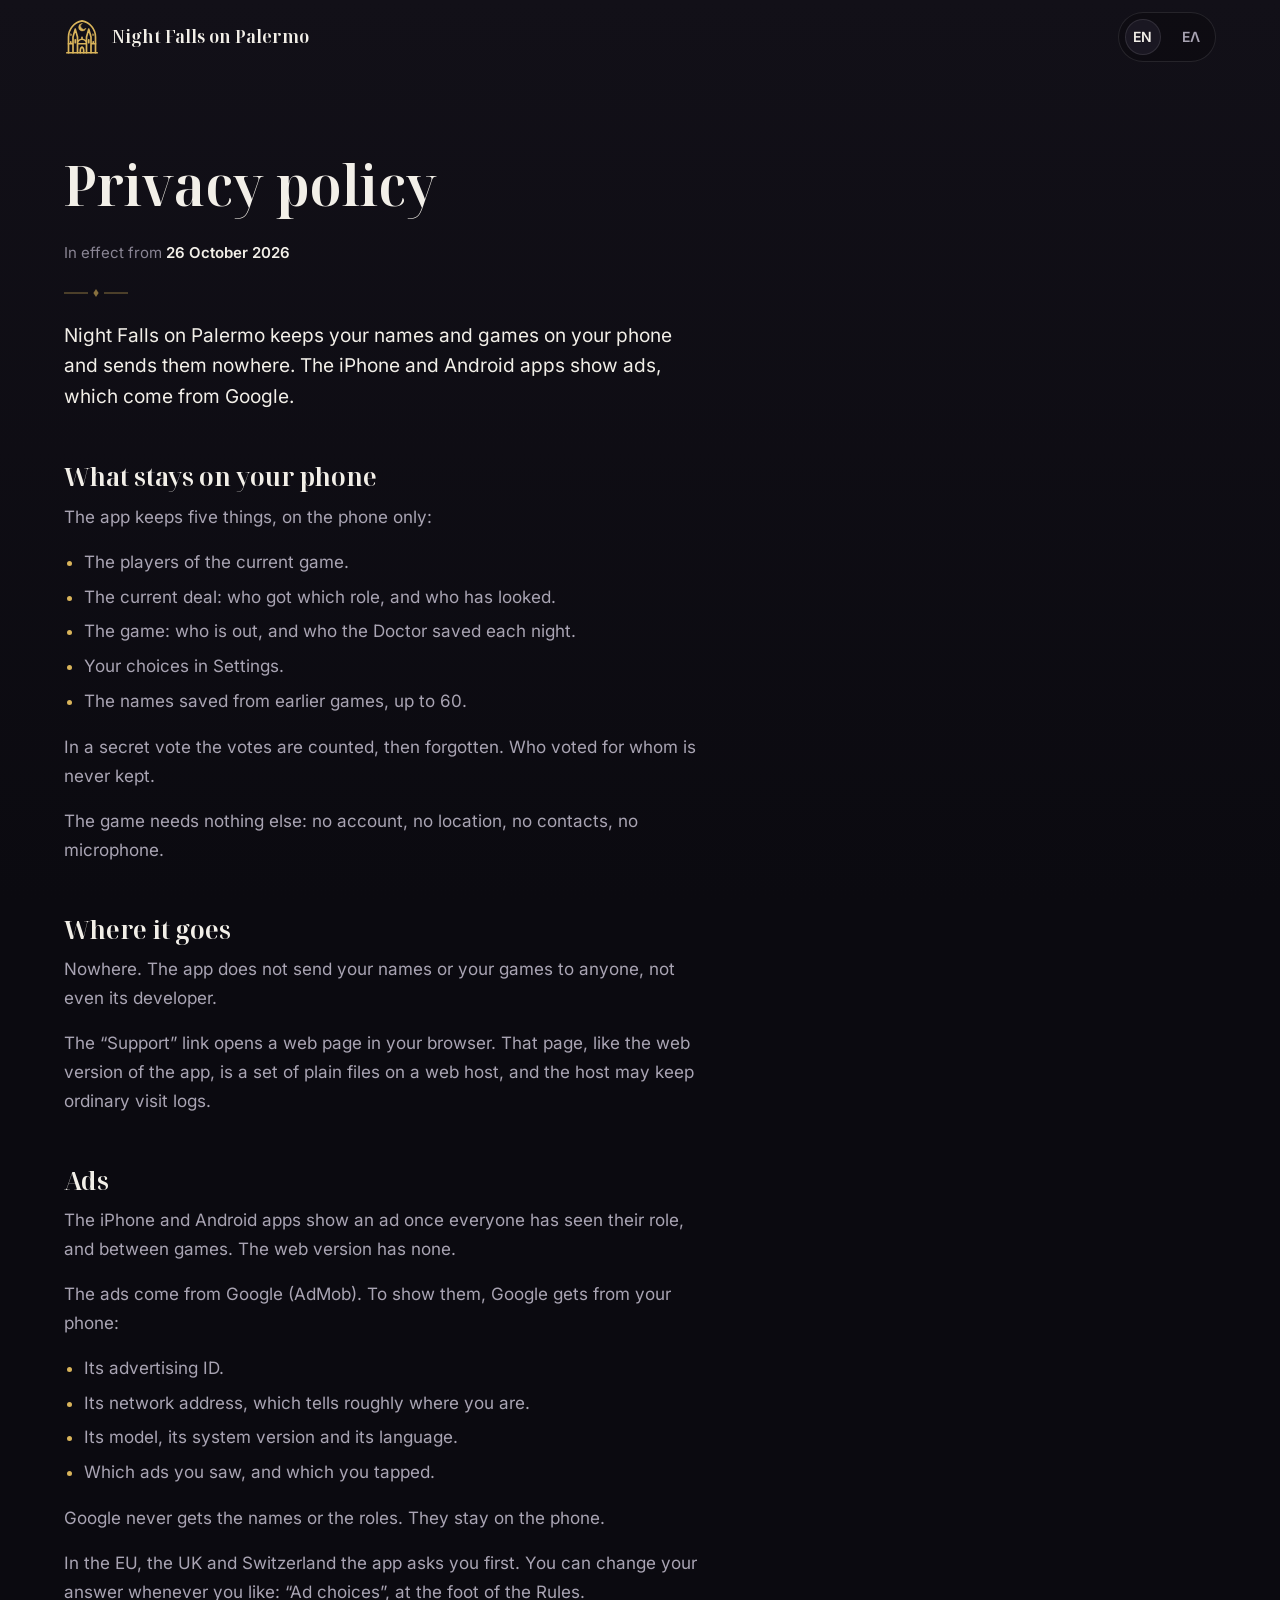
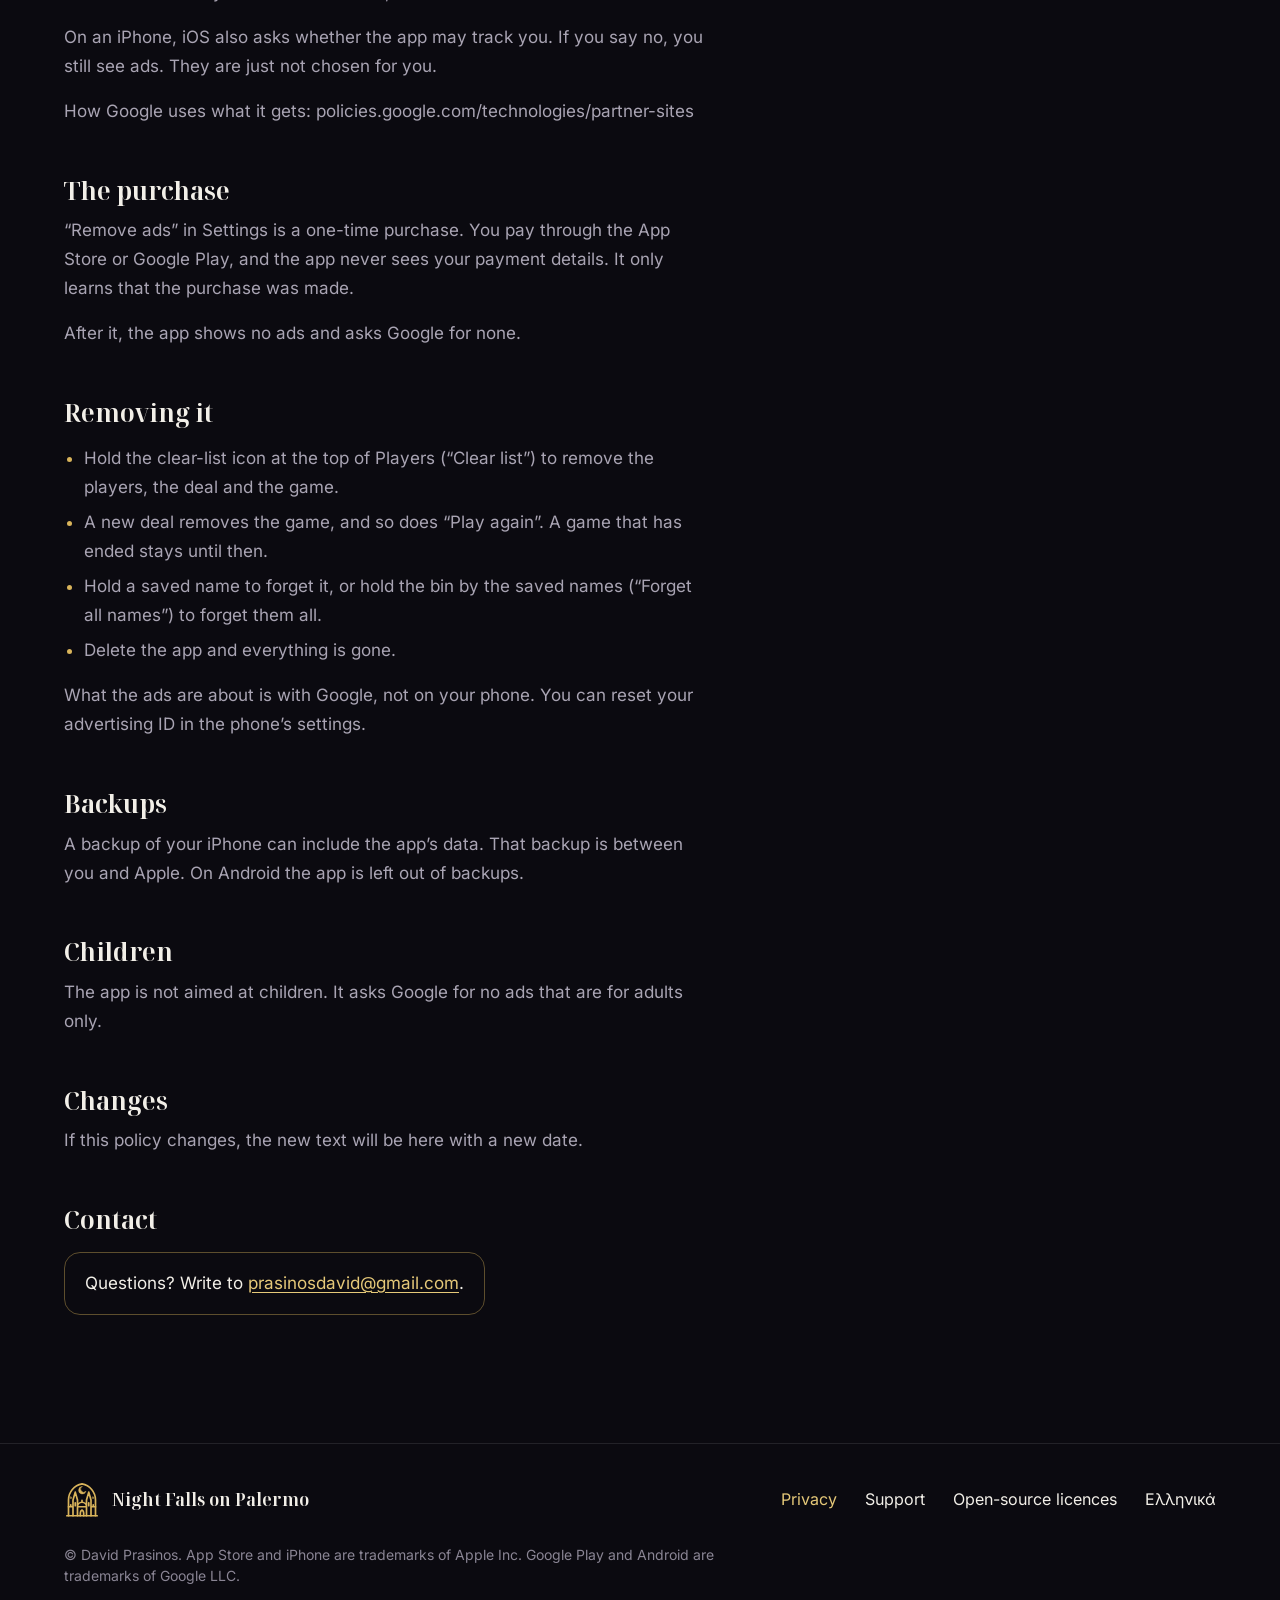
<file: privacy.html>
<!doctype html>
<!-- Built by scripts/build-site.mjs. Edit its sources, never this file, and run npm run site:build. -->
<html lang="en">
  <head>
    <meta charset="utf-8" />
    <meta name="viewport" content="width=device-width, initial-scale=1" />
    <title>Privacy policy · Night Falls on Palermo</title>
    <meta name="description" content="Night Falls on Palermo keeps your names and games on your phone and sends them nowhere. The iPhone and Android apps show ads, which come from Google." />
    <meta name="theme-color" content="#121018" />
    <meta name="color-scheme" content="dark" />

    <link rel="canonical" href="https://prasinosdavid.github.io/Palermo-site/privacy.html" />
    <link rel="alternate" hreflang="en" href="https://prasinosdavid.github.io/Palermo-site/privacy.html" />
    <link rel="alternate" hreflang="el" href="https://prasinosdavid.github.io/Palermo-site/el/privacy.html" />
    <link rel="alternate" hreflang="x-default" href="https://prasinosdavid.github.io/Palermo-site/privacy.html" />

    <meta property="og:type" content="website" />
    <meta property="og:site_name" content="Night Falls on Palermo" />
    <meta property="og:title" content="Privacy policy · Night Falls on Palermo" />
    <meta property="og:description" content="Night Falls on Palermo keeps your names and games on your phone and sends them nowhere. The iPhone and Android apps show ads, which come from Google." />
    <meta property="og:url" content="https://prasinosdavid.github.io/Palermo-site/privacy.html" />
    <meta property="og:locale" content="en_US" />
    <meta property="og:locale:alternate" content="el_GR" />
    <meta property="og:image" content="https://prasinosdavid.github.io/Palermo-site/assets/share-en.jpg" />
    <meta property="og:image:type" content="image/jpeg" />
    <meta property="og:image:width" content="1200" />
    <meta property="og:image:height" content="630" />
    <meta property="og:image:alt" content="Enamel and gold role medallions on a dark table, beside the crest and the name Night Falls on Palermo." />
    <meta name="twitter:card" content="summary_large_image" />
    <meta name="twitter:title" content="Privacy policy · Night Falls on Palermo" />
    <meta name="twitter:description" content="Night Falls on Palermo keeps your names and games on your phone and sends them nowhere. The iPhone and Android apps show ads, which come from Google." />
    <meta name="twitter:image" content="https://prasinosdavid.github.io/Palermo-site/assets/share-en.jpg" />
    <meta name="twitter:image:alt" content="Enamel and gold role medallions on a dark table, beside the crest and the name Night Falls on Palermo." />

    <link rel="icon" href="assets/favicon.svg" type="image/svg+xml" />
    <link rel="icon" href="assets/favicon-32.png" type="image/png" sizes="32x32" />
    <link rel="apple-touch-icon" href="assets/apple-touch-icon.png" />
    <link rel="preload" href="assets/fonts/inter-latin-wght-normal.woff2" as="font" type="font/woff2" crossorigin />
    <link rel="preload" href="assets/fonts/noto-serif-display-latin-wdth-normal.woff2" as="font" type="font/woff2" crossorigin />
    <link rel="stylesheet" href="assets/site.css" />

    <script>
      // The language rule of the app, for the site. The English page is every page's default
      // address: a reader whose browser lists Greek, or who chose Greek here before, is taken
      // to the Greek page. A choice made with the switch is remembered in this browser and wins.
      // Without JavaScript the switch is an ordinary link and nothing else changes.
      ;(function (lang, greekPage) {
        var KEY = 'palermo.site.lang'
        var chosen = null
        try {
          chosen = localStorage.getItem(KEY)
        } catch (error) {}
        var languages = navigator.languages && navigator.languages.length ? navigator.languages : [navigator.language || '']
        var greek = chosen
          ? chosen === 'el'
          : languages.some(function (tag) {
              return /^el/i.test(tag)
            })
        if (lang === 'en' && greek) location.replace(greekPage + location.hash)
        document.addEventListener('click', function (event) {
          var link = event.target.closest ? event.target.closest('a[data-lang]') : null
          if (!link) return
          try {
            localStorage.setItem(KEY, link.getAttribute('data-lang'))
          } catch (error) {}
        })
      })('en', 'el/privacy.html')
    </script>
  </head>
  <body class="page-privacy">
    <a class="skip" href="#content">Skip to the content</a>

    <header class="top">
      <a class="brand" href="./" aria-label="Night Falls on Palermo, home"><svg class="crest" viewBox="0 0 64 64" fill="none" stroke="currentColor" stroke-width="2" stroke-linecap="round" stroke-linejoin="round" aria-hidden="true" focusable="false"><path d="M8 60V32A29 29 0 0 1 32 3.43A29 29 0 0 1 56 32V60"/><path d="M5 60H59"/><path d="M8 44H16M12 44V40.5M16 60V32L20 18L24 32V60M20 37V42M24 44H40M24 44A8 8 0 0 1 40 44M32 36V32.5M29 60V55A6 6 0 0 1 32 49.8A6 6 0 0 1 35 55V60M40 60V32L44 18L48 32V60M44 37V42M48 44H56M52 44V40.5"/><path fill="currentColor" stroke-width="1" d="M31.81 8.06A6.6 6.6 0 1 0 38.98 16.62A5.6 5.6 0 1 1 31.81 8.06Z"/><path fill="currentColor" stroke-width="0.6" d="M12.4 26L13.7 28L12.4 30L11.1 28ZM51.6 26L52.9 28L51.6 30L50.3 28Z"/></svg><span>Night Falls on Palermo</span></a>
      <nav class="lang" aria-label="Language">
        <a href="privacy.html" lang="en" hreflang="en" data-lang="en" aria-label="English" aria-current="true"><span aria-hidden="true">EN</span></a>
        <a href="el/privacy.html" lang="el" hreflang="el" data-lang="el" aria-label="Ελληνικά"><span aria-hidden="true">ΕΛ</span></a>
      </nav>
    </header>

    <main id="content">
      <article class="prose">
        <h1>Privacy policy</h1>
        <p class="effective">In effect from <time datetime="2026-10-26">26 October 2026</time></p>
        <svg class="pip" viewBox="0 0 64 8" aria-hidden="true" focusable="false">
          <path d="M0 4H24M40 4H64" stroke="currentColor" stroke-width="1" fill="none" />
          <path d="M32 0L34.6 4L32 8L29.4 4Z" fill="currentColor" />
        </svg>

        <p class="intro">Night Falls on Palermo keeps your names and games on your phone and sends them nowhere. The iPhone and Android apps show ads, which come from Google.</p>

        <h2>What stays on your phone</h2>
        <p>The app keeps five things, on the phone only:</p>
        <ul>
          <li>The players of the current game.</li>
          <li>The current deal: who got which role, and who has looked.</li>
          <li>The game: who is out, and who the Doctor saved each night.</li>
          <li>Your choices in Settings.</li>
          <li>The names saved from earlier games, up to 60.</li>
        </ul>
        <p>In a secret vote the votes are counted, then forgotten. Who voted for whom is never kept.</p>
        <p>The game needs nothing else: no account, no location, no contacts, no microphone.</p>

        <h2>Where it goes</h2>
        <p>Nowhere. The app does not send your names or your games to anyone, not even its developer.</p>
        <p>The “Support” link opens a web page in your browser. That page, like the web version of the app, is a set of plain files on a web host, and the host may keep ordinary visit logs.</p>

        <h2>Ads</h2>
        <p>The iPhone and Android apps show an ad once everyone has seen their role, and between games. The web version has none.</p>
        <p>The ads come from Google (AdMob). To show them, Google gets from your phone:</p>
        <ul>
          <li>Its advertising ID.</li>
          <li>Its network address, which tells roughly where you are.</li>
          <li>Its model, its system version and its language.</li>
          <li>Which ads you saw, and which you tapped.</li>
        </ul>
        <p>Google never gets the names or the roles. They stay on the phone.</p>
        <p>In the EU, the UK and Switzerland the app asks you first. You can change your answer whenever you like: “Ad choices”, at the foot of the Rules.</p>
        <p>On an iPhone, iOS also asks whether the app may track you. If you say no, you still see ads. They are just not chosen for you.</p>
        <p>How Google uses what it gets: policies.google.com/technologies/partner-sites</p>

        <h2>The purchase</h2>
        <p>“Remove ads” in Settings is a one-time purchase. You pay through the App Store or Google Play, and the app never sees your payment details. It only learns that the purchase was made.</p>
        <p>After it, the app shows no ads and asks Google for none.</p>

        <h2>Removing it</h2>
        <ul>
          <li>Hold the clear-list icon at the top of Players (“Clear list”) to remove the players, the deal and the game.</li>
          <li>A new deal removes the game, and so does “Play again”. A game that has ended stays until then.</li>
          <li>Hold a saved name to forget it, or hold the bin by the saved names (“Forget all names”) to forget them all.</li>
          <li>Delete the app and everything is gone.</li>
        </ul>
        <p>What the ads are about is with Google, not on your phone. You can reset your advertising ID in the phone’s settings.</p>

        <h2>Backups</h2>
        <p>A backup of your iPhone can include the app’s data. That backup is between you and Apple. On Android the app is left out of backups.</p>

        <h2>Children</h2>
        <p>The app is not aimed at children. It asks Google for no ads that are for adults only.</p>

        <h2>Changes</h2>
        <p>If this policy changes, the new text will be here with a new date.</p>

        <h2>Contact</h2>
        <p class="contact">Questions? Write to <a href="mailto:prasinosdavid@gmail.com">prasinosdavid@gmail.com</a>.</p>
      </article>
    </main>

    <footer class="foot">
      <div class="foot-in">
        <a class="brand" href="./" aria-label="Night Falls on Palermo, home"><svg class="crest" viewBox="0 0 64 64" fill="none" stroke="currentColor" stroke-width="2" stroke-linecap="round" stroke-linejoin="round" aria-hidden="true" focusable="false"><path d="M8 60V32A29 29 0 0 1 32 3.43A29 29 0 0 1 56 32V60"/><path d="M5 60H59"/><path d="M8 44H16M12 44V40.5M16 60V32L20 18L24 32V60M20 37V42M24 44H40M24 44A8 8 0 0 1 40 44M32 36V32.5M29 60V55A6 6 0 0 1 32 49.8A6 6 0 0 1 35 55V60M40 60V32L44 18L48 32V60M44 37V42M48 44H56M52 44V40.5"/><path fill="currentColor" stroke-width="1" d="M31.81 8.06A6.6 6.6 0 1 0 38.98 16.62A5.6 5.6 0 1 1 31.81 8.06Z"/><path fill="currentColor" stroke-width="0.6" d="M12.4 26L13.7 28L12.4 30L11.1 28ZM51.6 26L52.9 28L51.6 30L50.3 28Z"/></svg><span>Night Falls on Palermo</span></a>
        <nav aria-label="Site">
          <ul>
            <li><a href="privacy.html" aria-current="page">Privacy</a></li>
            <li><a href="support.html">Support</a></li>
            <li><a href="licenses.txt" hreflang="en" type="text/plain">Open-source licences</a></li>
            <li><a href="el/privacy.html" lang="el" hreflang="el" data-lang="el">Ελληνικά</a></li>
          </ul>
        </nav>
        <p class="fine">© David Prasinos. App Store and iPhone are trademarks of Apple Inc. Google Play and Android are trademarks of Google LLC.</p>
      </div>
    </footer>
  </body>
</html>
</file>
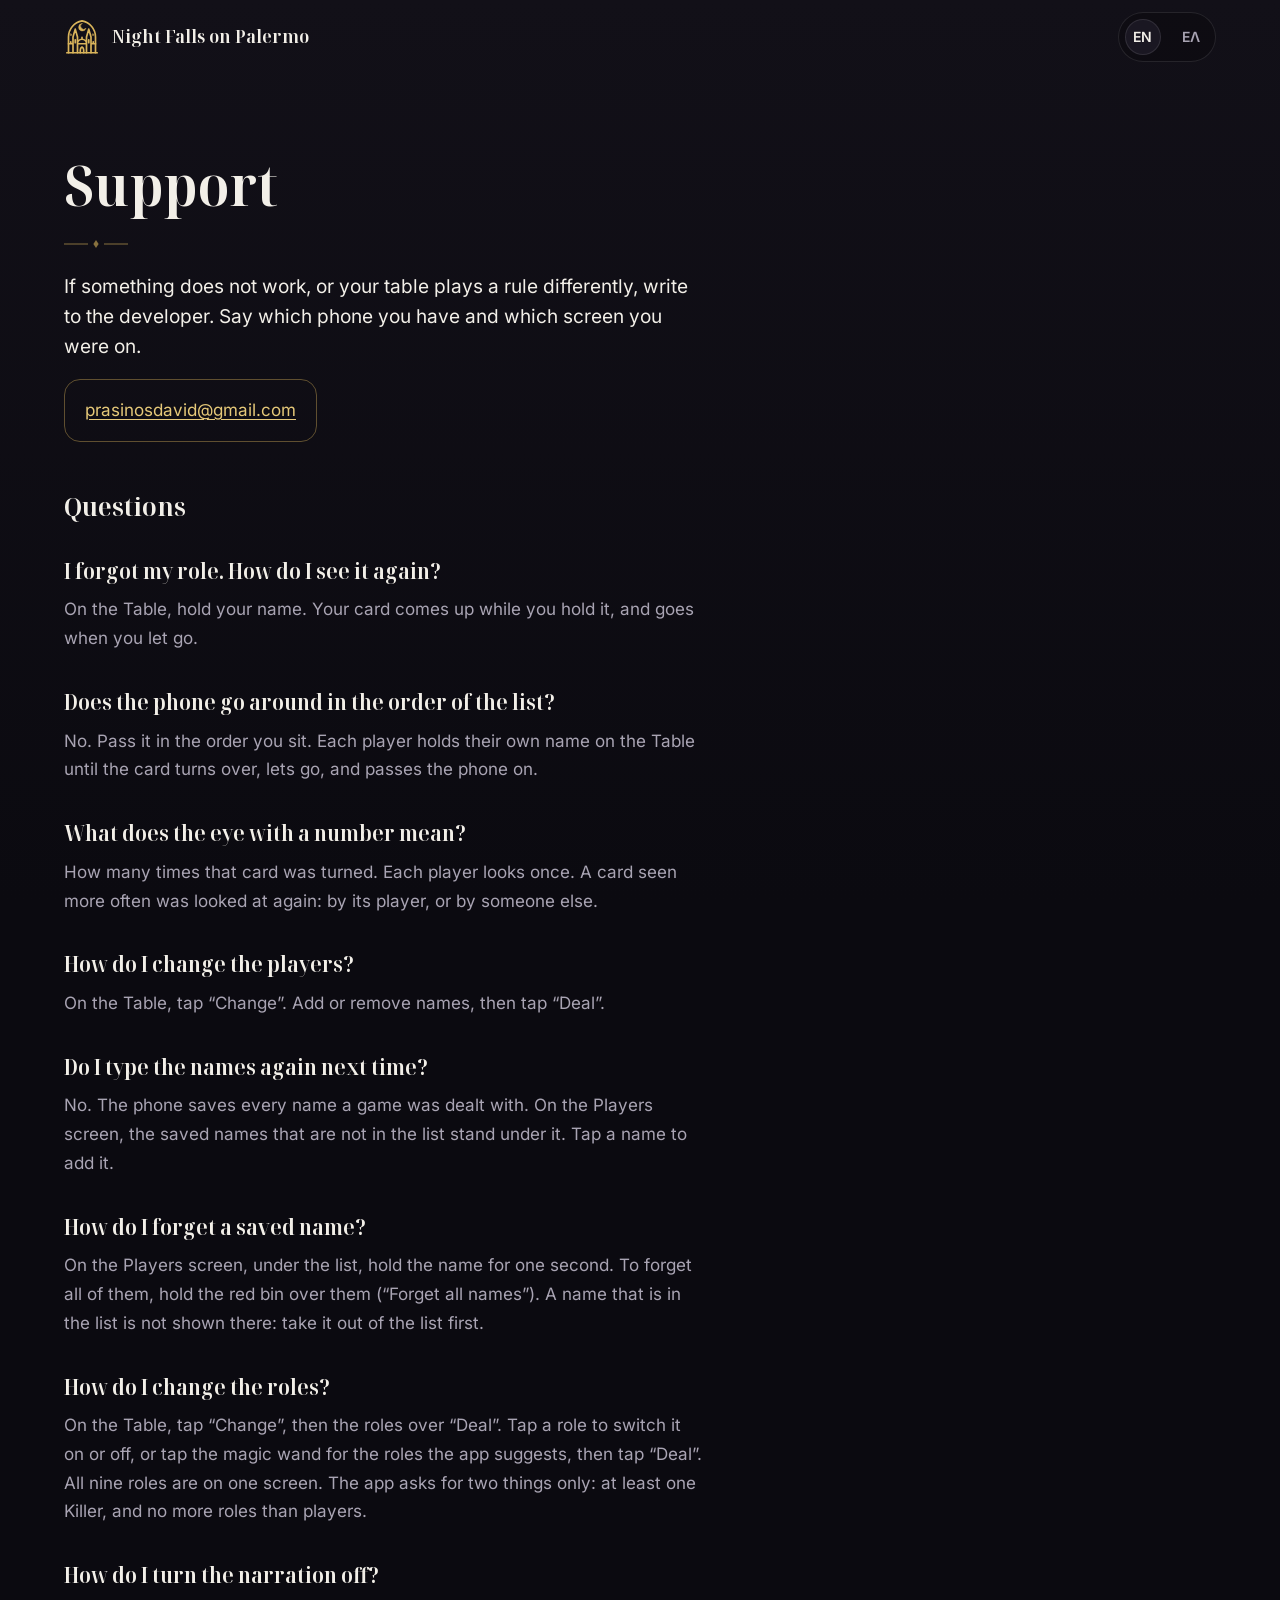
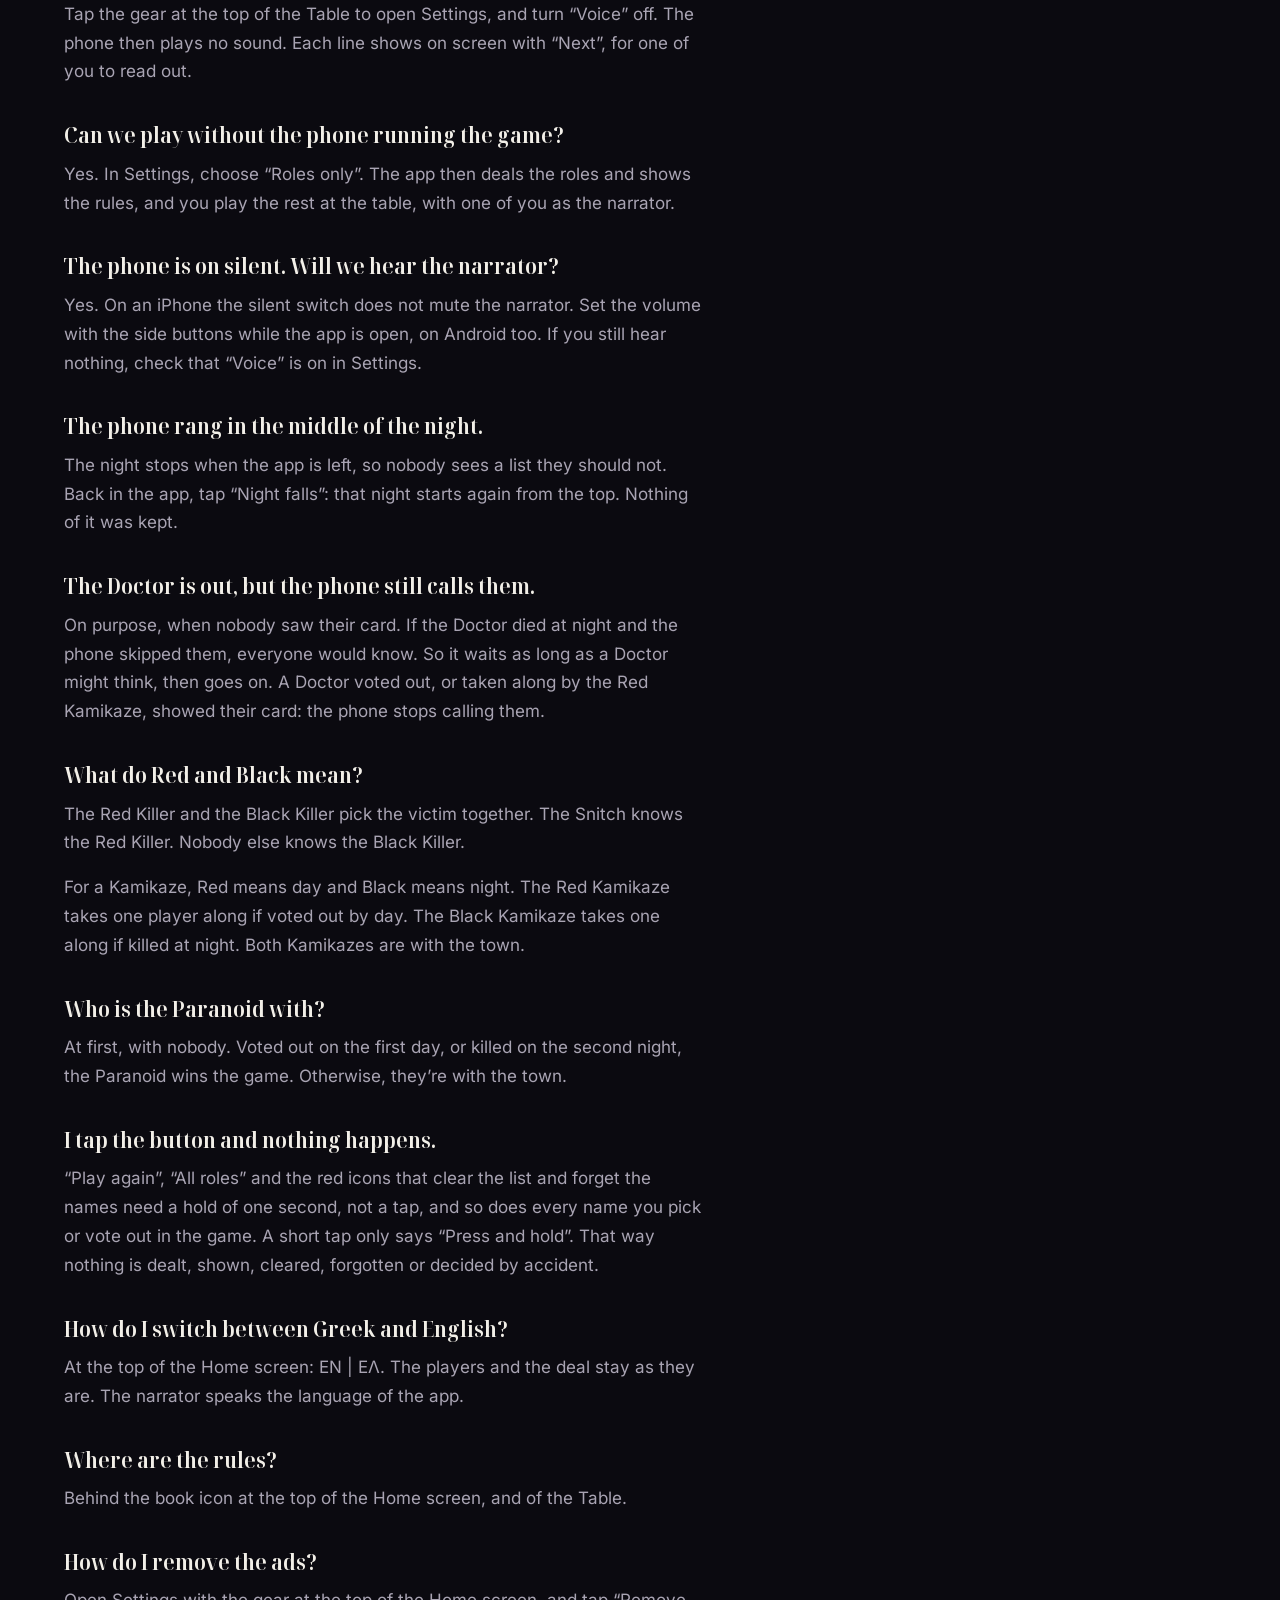
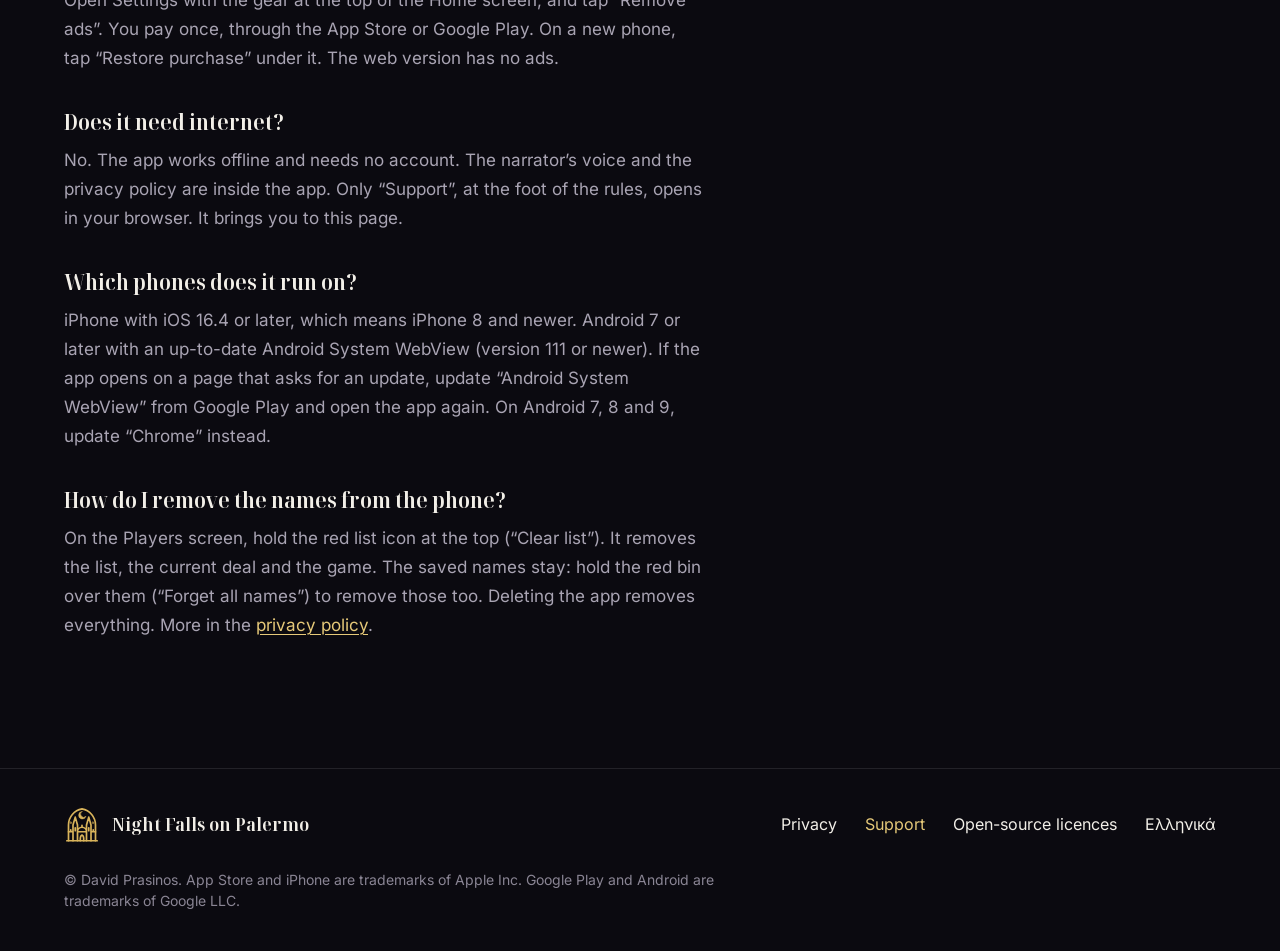
<file: support.html>
<!doctype html>
<!-- Built by scripts/build-site.mjs. Edit its sources, never this file, and run npm run site:build. -->
<html lang="en">
  <head>
    <meta charset="utf-8" />
    <meta name="viewport" content="width=device-width, initial-scale=1" />
    <title>Support · Night Falls on Palermo</title>
    <meta name="description" content="How to reach the developer of Night Falls on Palermo, and short answers: seeing your role again, the order the phone goes in, how often a card was seen, changing players or roles, saved names, the narrator, Roles only, the silent switch, Red and Black, the rules, which phones." />
    <meta name="theme-color" content="#121018" />
    <meta name="color-scheme" content="dark" />

    <link rel="canonical" href="https://prasinosdavid.github.io/Palermo-site/support.html" />
    <link rel="alternate" hreflang="en" href="https://prasinosdavid.github.io/Palermo-site/support.html" />
    <link rel="alternate" hreflang="el" href="https://prasinosdavid.github.io/Palermo-site/el/support.html" />
    <link rel="alternate" hreflang="x-default" href="https://prasinosdavid.github.io/Palermo-site/support.html" />

    <meta property="og:type" content="website" />
    <meta property="og:site_name" content="Night Falls on Palermo" />
    <meta property="og:title" content="Support · Night Falls on Palermo" />
    <meta property="og:description" content="How to reach the developer of Night Falls on Palermo, and short answers: seeing your role again, the order the phone goes in, how often a card was seen, changing players or roles, saved names, the narrator, Roles only, the silent switch, Red and Black, the rules, which phones." />
    <meta property="og:url" content="https://prasinosdavid.github.io/Palermo-site/support.html" />
    <meta property="og:locale" content="en_US" />
    <meta property="og:locale:alternate" content="el_GR" />
    <meta property="og:image" content="https://prasinosdavid.github.io/Palermo-site/assets/share-en.jpg" />
    <meta property="og:image:type" content="image/jpeg" />
    <meta property="og:image:width" content="1200" />
    <meta property="og:image:height" content="630" />
    <meta property="og:image:alt" content="Enamel and gold role medallions on a dark table, beside the crest and the name Night Falls on Palermo." />
    <meta name="twitter:card" content="summary_large_image" />
    <meta name="twitter:title" content="Support · Night Falls on Palermo" />
    <meta name="twitter:description" content="How to reach the developer of Night Falls on Palermo, and short answers: seeing your role again, the order the phone goes in, how often a card was seen, changing players or roles, saved names, the narrator, Roles only, the silent switch, Red and Black, the rules, which phones." />
    <meta name="twitter:image" content="https://prasinosdavid.github.io/Palermo-site/assets/share-en.jpg" />
    <meta name="twitter:image:alt" content="Enamel and gold role medallions on a dark table, beside the crest and the name Night Falls on Palermo." />

    <link rel="icon" href="assets/favicon.svg" type="image/svg+xml" />
    <link rel="icon" href="assets/favicon-32.png" type="image/png" sizes="32x32" />
    <link rel="apple-touch-icon" href="assets/apple-touch-icon.png" />
    <link rel="preload" href="assets/fonts/inter-latin-wght-normal.woff2" as="font" type="font/woff2" crossorigin />
    <link rel="preload" href="assets/fonts/noto-serif-display-latin-wdth-normal.woff2" as="font" type="font/woff2" crossorigin />
    <link rel="stylesheet" href="assets/site.css" />

    <script>
      // The language rule of the app, for the site. The English page is every page's default
      // address: a reader whose browser lists Greek, or who chose Greek here before, is taken
      // to the Greek page. A choice made with the switch is remembered in this browser and wins.
      // Without JavaScript the switch is an ordinary link and nothing else changes.
      ;(function (lang, greekPage) {
        var KEY = 'palermo.site.lang'
        var chosen = null
        try {
          chosen = localStorage.getItem(KEY)
        } catch (error) {}
        var languages = navigator.languages && navigator.languages.length ? navigator.languages : [navigator.language || '']
        var greek = chosen
          ? chosen === 'el'
          : languages.some(function (tag) {
              return /^el/i.test(tag)
            })
        if (lang === 'en' && greek) location.replace(greekPage + location.hash)
        document.addEventListener('click', function (event) {
          var link = event.target.closest ? event.target.closest('a[data-lang]') : null
          if (!link) return
          try {
            localStorage.setItem(KEY, link.getAttribute('data-lang'))
          } catch (error) {}
        })
      })('en', 'el/support.html')
    </script>
  </head>
  <body class="page-support">
    <a class="skip" href="#content">Skip to the content</a>

    <header class="top">
      <a class="brand" href="./" aria-label="Night Falls on Palermo, home"><svg class="crest" viewBox="0 0 64 64" fill="none" stroke="currentColor" stroke-width="2" stroke-linecap="round" stroke-linejoin="round" aria-hidden="true" focusable="false"><path d="M8 60V32A29 29 0 0 1 32 3.43A29 29 0 0 1 56 32V60"/><path d="M5 60H59"/><path d="M8 44H16M12 44V40.5M16 60V32L20 18L24 32V60M20 37V42M24 44H40M24 44A8 8 0 0 1 40 44M32 36V32.5M29 60V55A6 6 0 0 1 32 49.8A6 6 0 0 1 35 55V60M40 60V32L44 18L48 32V60M44 37V42M48 44H56M52 44V40.5"/><path fill="currentColor" stroke-width="1" d="M31.81 8.06A6.6 6.6 0 1 0 38.98 16.62A5.6 5.6 0 1 1 31.81 8.06Z"/><path fill="currentColor" stroke-width="0.6" d="M12.4 26L13.7 28L12.4 30L11.1 28ZM51.6 26L52.9 28L51.6 30L50.3 28Z"/></svg><span>Night Falls on Palermo</span></a>
      <nav class="lang" aria-label="Language">
        <a href="support.html" lang="en" hreflang="en" data-lang="en" aria-label="English" aria-current="true"><span aria-hidden="true">EN</span></a>
        <a href="el/support.html" lang="el" hreflang="el" data-lang="el" aria-label="Ελληνικά"><span aria-hidden="true">ΕΛ</span></a>
      </nav>
    </header>

    <main id="content">
      <article class="prose">
        <h1>Support</h1>
        <svg class="pip" viewBox="0 0 64 8" aria-hidden="true" focusable="false">
          <path d="M0 4H24M40 4H64" stroke="currentColor" stroke-width="1" fill="none" />
          <path d="M32 0L34.6 4L32 8L29.4 4Z" fill="currentColor" />
        </svg>

        <p class="intro">
          If something does not work, or your table plays a rule differently, write to the developer. Say which phone you
          have and which screen you were on.
        </p>
        <p class="contact"><a href="mailto:prasinosdavid@gmail.com">prasinosdavid@gmail.com</a></p>

        <h2>Questions</h2>

        <h3>I forgot my role. How do I see it again?</h3>
        <p>On the Table, hold your name. Your card comes up while you hold it, and goes when you let go.</p>

        <h3>Does the phone go around in the order of the list?</h3>
        <p>
          No. Pass it in the order you sit. Each player holds their own name on the Table until the card turns over, lets
          go, and passes the phone on.
        </p>

        <h3>What does the eye with a number mean?</h3>
        <p>
          How many times that card was turned. Each player looks once. A card seen more often was looked at again: by its
          player, or by someone else.
        </p>

        <h3>How do I change the players?</h3>
        <p>
          On the Table, tap “Change”. Add or remove names, then tap “Deal”.
        </p>

        <h3>Do I type the names again next time?</h3>
        <p>
          No. The phone saves every name a game was dealt with. On the Players screen, the saved names that
          are not in the list stand under it. Tap a name to add it.
        </p>

        <h3>How do I forget a saved name?</h3>
        <p>
          On the Players screen, under the list, hold the name for one second. To forget all of them, hold the
          red bin over them (“Forget all names”). A name that is in the list is not shown there: take it out of the list
          first.
        </p>

        <h3>How do I change the roles?</h3>
        <p>
          On the Table, tap “Change”, then the roles over “Deal”. Tap a role to switch it on or
          off, or tap the magic wand for the roles the app suggests, then tap “Deal”. All nine roles are on
          one screen.
          The app asks for two things only: at least one Killer, and no more roles than players.
        </p>

        <h3>How do I turn the narration off?</h3>
        <p>
          Tap the gear at the top of the Table to open Settings, and turn “Voice” off. The
          phone then plays no sound. Each line shows on screen with “Next”, for one of you to read out.
        </p>

        <h3>Can we play without the phone running the game?</h3>
        <p>
          Yes. In Settings, choose “Roles only”. The app then deals the roles and shows
          the rules, and you play the rest at the table, with one of you as the narrator.
        </p>

        <h3>The phone is on silent. Will we hear the narrator?</h3>
        <p>
          Yes. On an iPhone the silent switch does not mute the narrator. Set the volume with the side buttons while the app
          is open, on Android too. If you still hear nothing, check that “Voice” is on in
          Settings.
        </p>

        <h3>The phone rang in the middle of the night.</h3>
        <p>
          The night stops when the app is left, so nobody sees a list they should not. Back in the app, tap
          “Night falls”: that night starts again from the top. Nothing of it was kept.
        </p>

        <h3>The Doctor is out, but the phone still calls them.</h3>
        <p>
          On purpose, when nobody saw their card. If the Doctor died at night and the phone skipped them, everyone would
          know. So it waits as long as a Doctor might think, then goes on. A Doctor voted out, or taken along by the Red
          Kamikaze, showed their card: the phone stops calling them.
        </p>

        <h3>What do Red and Black mean?</h3>
        <p>
          The Red Killer and the Black Killer pick the victim together. The Snitch knows the Red Killer. Nobody else knows
          the Black Killer.
        </p>
        <p>
          For a Kamikaze, Red means day and Black means night. The Red Kamikaze takes one player along if voted out by day.
          The Black Kamikaze takes one along if killed at night. Both Kamikazes are with the town.
        </p>

        <h3>Who is the Paranoid with?</h3>
        <p>
          At first, with nobody. Voted out on the first day, or killed on the second night, the Paranoid wins the game.
          Otherwise, they’re with the town.
        </p>

        <h3>I tap the button and nothing happens.</h3>
        <p>
          “Play again”, “All roles” and the red icons that clear the list and forget the names
          need a hold of one second, not a tap, and so does every name you pick or vote out in the game. A short tap only
          says “Press and hold”. That way nothing is dealt, shown, cleared, forgotten or decided by accident.
        </p>

        <h3>How do I switch between Greek and English?</h3>
        <p>
          At the top of the Home screen: EN | ΕΛ. The players and the deal stay as they are. The narrator speaks the
          language of the app.
        </p>

        <h3>Where are the rules?</h3>
        <p>Behind the book icon at the top of the Home screen, and of the Table.</p>

        <h3>How do I remove the ads?</h3>
        <p>
          Open Settings with the gear at the top of the Home screen, and tap “Remove ads”. You
          pay once, through the App Store or Google Play. On a new phone, tap “Restore purchase” under it. The web
          version has no ads.
        </p>

        <h3>Does it need internet?</h3>
        <p>
          No. The app works offline and needs no account. The narrator’s voice and the privacy policy are inside the app. Only
          “Support”, at the foot of the rules, opens in your browser. It brings you to this page.
        </p>

        <h3>Which phones does it run on?</h3>
        <p>
          iPhone with iOS 16.4 or later, which means iPhone 8 and newer. Android 7 or later with an up-to-date Android
          System WebView (version 111 or newer). If the app opens on a page that asks for an update, update
          “Android System WebView” from Google Play and open the app again. On Android 7, 8 and 9, update “Chrome” instead.
        </p>

        <h3>How do I remove the names from the phone?</h3>
        <p>
          On the Players screen, hold the red list icon at the top (“Clear list”). It removes the
          list, the current deal and the game.
          The saved names stay: hold the red bin over them (“Forget all names”) to remove those too. Deleting the app removes everything.
          More in the <a href="privacy.html">privacy policy</a>.
        </p>
      </article>
    </main>

    <footer class="foot">
      <div class="foot-in">
        <a class="brand" href="./" aria-label="Night Falls on Palermo, home"><svg class="crest" viewBox="0 0 64 64" fill="none" stroke="currentColor" stroke-width="2" stroke-linecap="round" stroke-linejoin="round" aria-hidden="true" focusable="false"><path d="M8 60V32A29 29 0 0 1 32 3.43A29 29 0 0 1 56 32V60"/><path d="M5 60H59"/><path d="M8 44H16M12 44V40.5M16 60V32L20 18L24 32V60M20 37V42M24 44H40M24 44A8 8 0 0 1 40 44M32 36V32.5M29 60V55A6 6 0 0 1 32 49.8A6 6 0 0 1 35 55V60M40 60V32L44 18L48 32V60M44 37V42M48 44H56M52 44V40.5"/><path fill="currentColor" stroke-width="1" d="M31.81 8.06A6.6 6.6 0 1 0 38.98 16.62A5.6 5.6 0 1 1 31.81 8.06Z"/><path fill="currentColor" stroke-width="0.6" d="M12.4 26L13.7 28L12.4 30L11.1 28ZM51.6 26L52.9 28L51.6 30L50.3 28Z"/></svg><span>Night Falls on Palermo</span></a>
        <nav aria-label="Site">
          <ul>
            <li><a href="privacy.html">Privacy</a></li>
            <li><a href="support.html" aria-current="page">Support</a></li>
            <li><a href="licenses.txt" hreflang="en" type="text/plain">Open-source licences</a></li>
            <li><a href="el/support.html" lang="el" hreflang="el" data-lang="el">Ελληνικά</a></li>
          </ul>
        </nav>
        <p class="fine">© David Prasinos. App Store and iPhone are trademarks of Apple Inc. Google Play and Android are trademarks of Google LLC.</p>
      </div>
    </footer>
  </body>
</html>
</file>
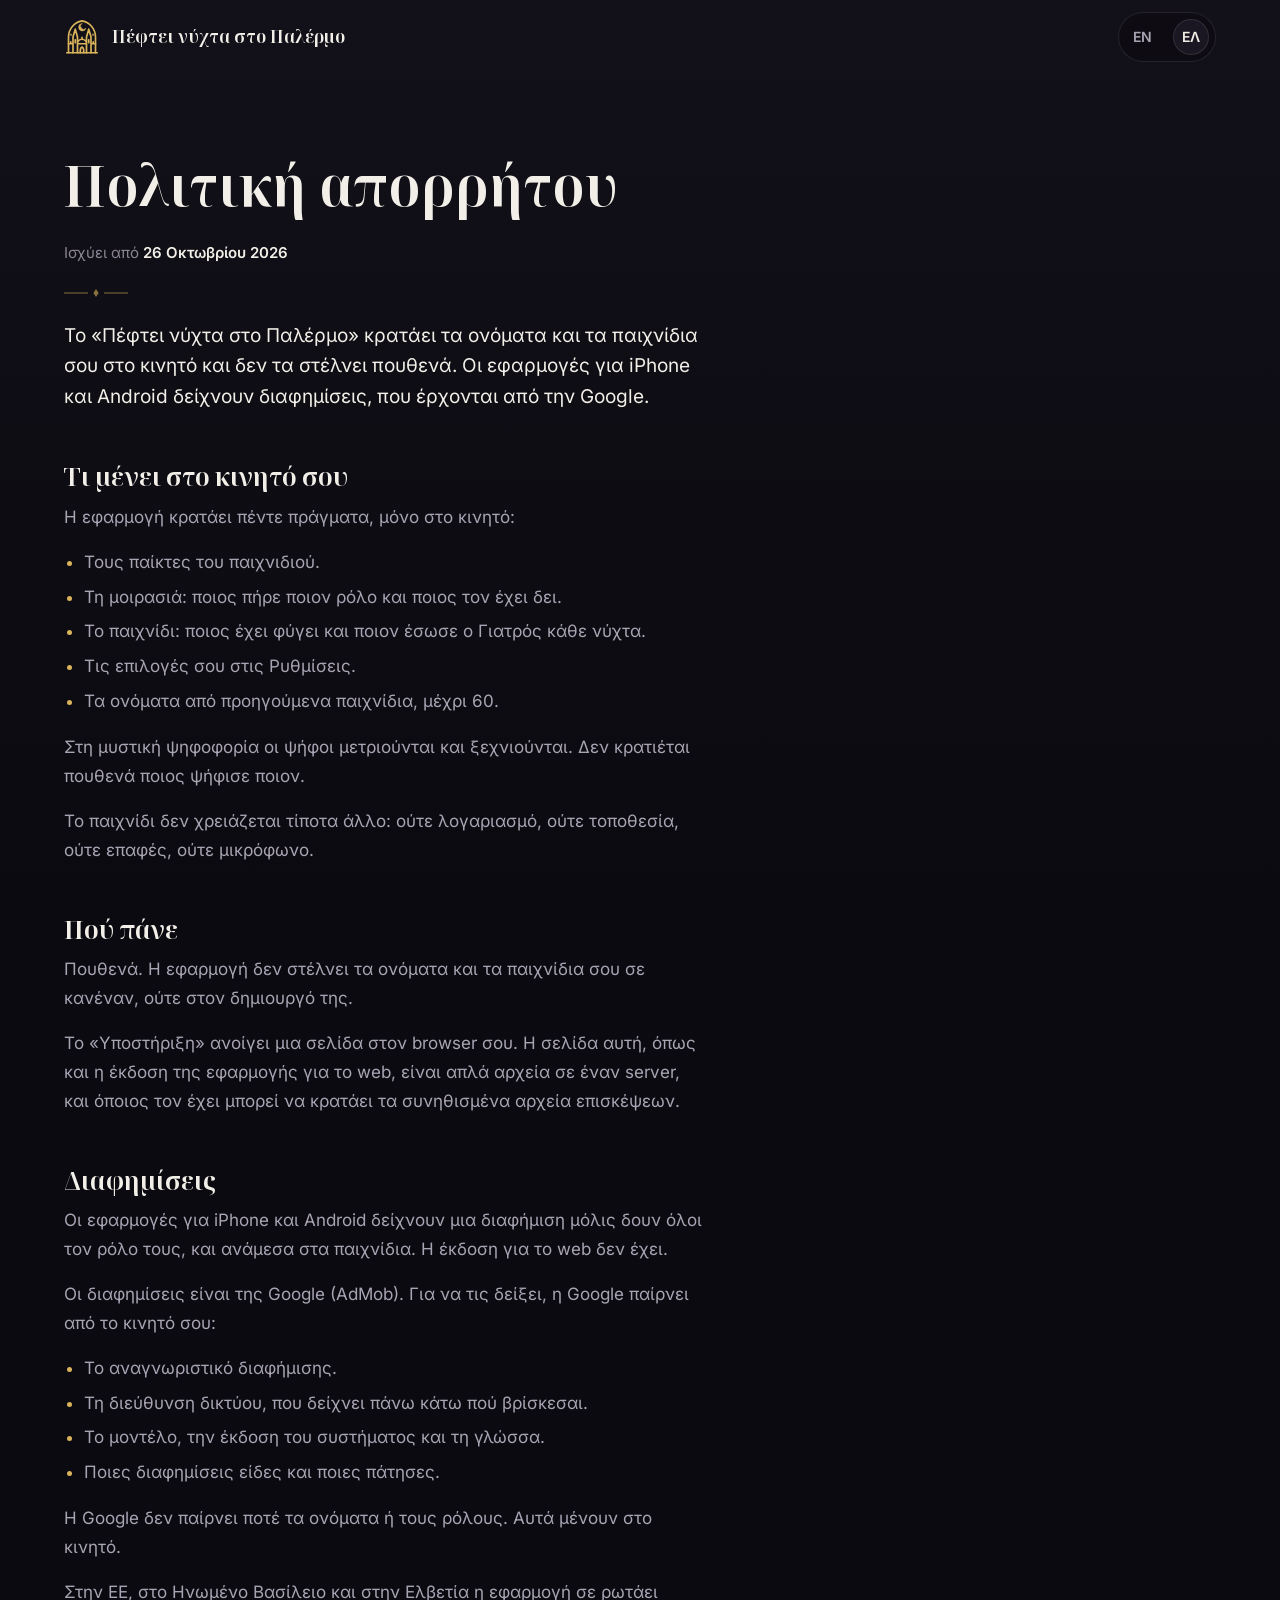
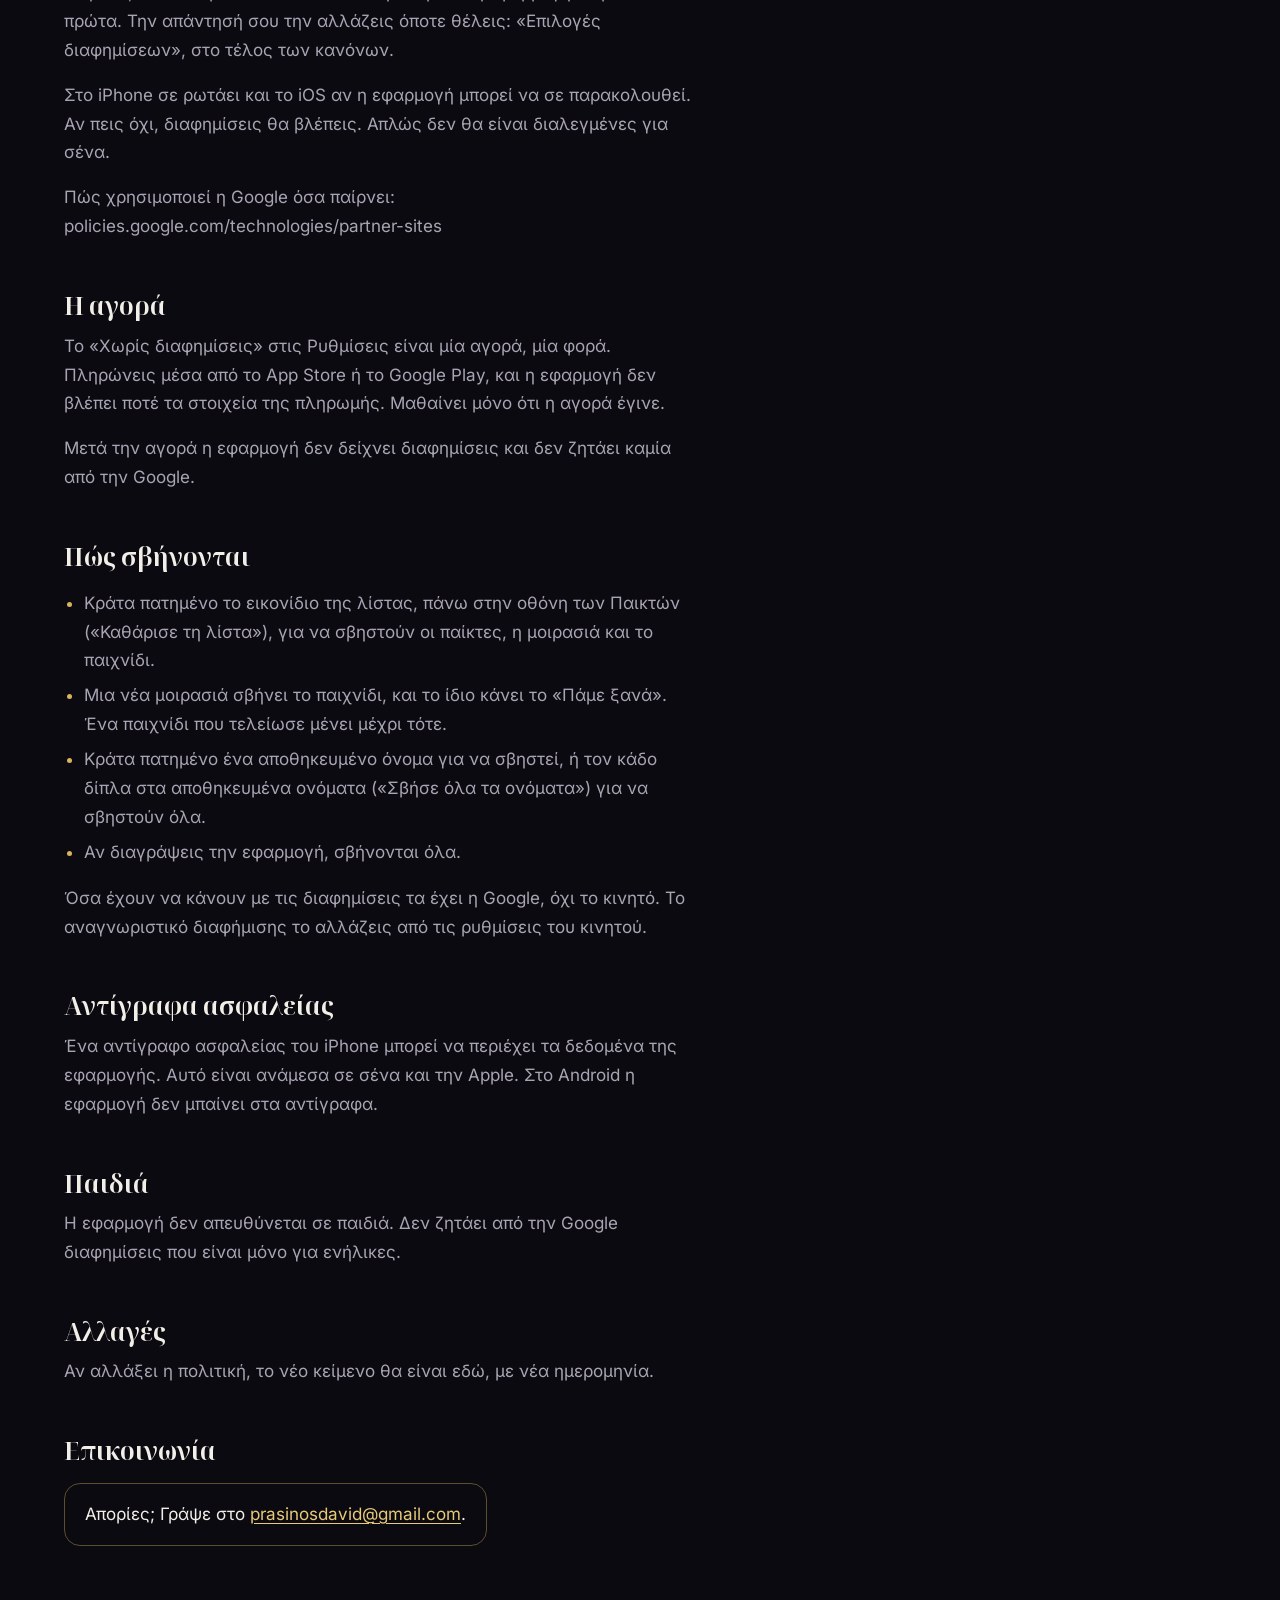
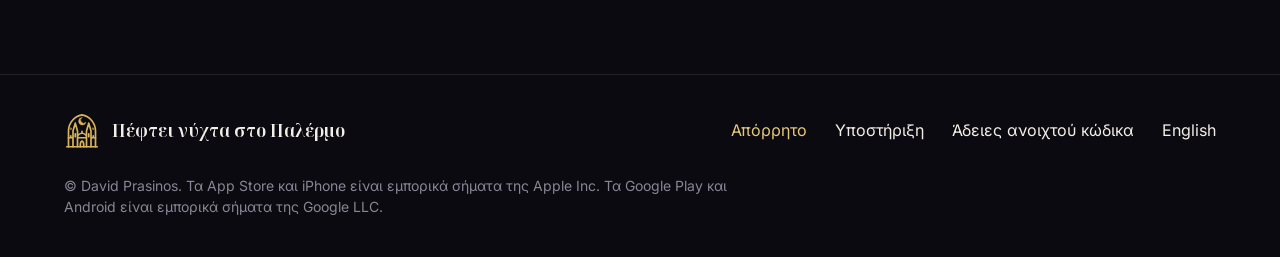
<file: el/privacy.html>
<!doctype html>
<!-- Built by scripts/build-site.mjs. Edit its sources, never this file, and run npm run site:build. -->
<html lang="el">
  <head>
    <meta charset="utf-8" />
    <meta name="viewport" content="width=device-width, initial-scale=1" />
    <title>Πολιτική απορρήτου · Πέφτει νύχτα στο Παλέρμο</title>
    <meta name="description" content="Το «Πέφτει νύχτα στο Παλέρμο» κρατάει τα ονόματα και τα παιχνίδια σου στο κινητό και δεν τα στέλνει πουθενά. Οι εφαρμογές για iPhone και Android δείχνουν διαφημίσεις, που έρχονται από την Google." />
    <meta name="theme-color" content="#121018" />
    <meta name="color-scheme" content="dark" />

    <link rel="canonical" href="https://prasinosdavid.github.io/Palermo-site/el/privacy.html" />
    <link rel="alternate" hreflang="en" href="https://prasinosdavid.github.io/Palermo-site/privacy.html" />
    <link rel="alternate" hreflang="el" href="https://prasinosdavid.github.io/Palermo-site/el/privacy.html" />
    <link rel="alternate" hreflang="x-default" href="https://prasinosdavid.github.io/Palermo-site/privacy.html" />

    <meta property="og:type" content="website" />
    <meta property="og:site_name" content="Πέφτει νύχτα στο Παλέρμο" />
    <meta property="og:title" content="Πολιτική απορρήτου · Πέφτει νύχτα στο Παλέρμο" />
    <meta property="og:description" content="Το «Πέφτει νύχτα στο Παλέρμο» κρατάει τα ονόματα και τα παιχνίδια σου στο κινητό και δεν τα στέλνει πουθενά. Οι εφαρμογές για iPhone και Android δείχνουν διαφημίσεις, που έρχονται από την Google." />
    <meta property="og:url" content="https://prasinosdavid.github.io/Palermo-site/el/privacy.html" />
    <meta property="og:locale" content="el_GR" />
    <meta property="og:locale:alternate" content="en_US" />
    <meta property="og:image" content="https://prasinosdavid.github.io/Palermo-site/assets/share-el.jpg" />
    <meta property="og:image:type" content="image/jpeg" />
    <meta property="og:image:width" content="1200" />
    <meta property="og:image:height" content="630" />
    <meta property="og:image:alt" content="Μετάλλια ρόλων από σμάλτο και χρυσό πάνω σε σκοτεινό τραπέζι, δίπλα στο έμβλημα και το όνομα «Πέφτει νύχτα στο Παλέρμο»." />
    <meta name="twitter:card" content="summary_large_image" />
    <meta name="twitter:title" content="Πολιτική απορρήτου · Πέφτει νύχτα στο Παλέρμο" />
    <meta name="twitter:description" content="Το «Πέφτει νύχτα στο Παλέρμο» κρατάει τα ονόματα και τα παιχνίδια σου στο κινητό και δεν τα στέλνει πουθενά. Οι εφαρμογές για iPhone και Android δείχνουν διαφημίσεις, που έρχονται από την Google." />
    <meta name="twitter:image" content="https://prasinosdavid.github.io/Palermo-site/assets/share-el.jpg" />
    <meta name="twitter:image:alt" content="Μετάλλια ρόλων από σμάλτο και χρυσό πάνω σε σκοτεινό τραπέζι, δίπλα στο έμβλημα και το όνομα «Πέφτει νύχτα στο Παλέρμο»." />

    <link rel="icon" href="../assets/favicon.svg" type="image/svg+xml" />
    <link rel="icon" href="../assets/favicon-32.png" type="image/png" sizes="32x32" />
    <link rel="apple-touch-icon" href="../assets/apple-touch-icon.png" />
    <link rel="preload" href="../assets/fonts/inter-latin-wght-normal.woff2" as="font" type="font/woff2" crossorigin />
    <link rel="preload" href="../assets/fonts/noto-serif-display-latin-wdth-normal.woff2" as="font" type="font/woff2" crossorigin />
    <link rel="preload" href="../assets/fonts/inter-greek-wght-normal.woff2" as="font" type="font/woff2" crossorigin />
    <link rel="preload" href="../assets/fonts/noto-serif-display-greek-wdth-normal.woff2" as="font" type="font/woff2" crossorigin />
    <link rel="stylesheet" href="../assets/site.css" />

    <script>
      // The language rule of the app, for the site. The English page is every page's default
      // address: a reader whose browser lists Greek, or who chose Greek here before, is taken
      // to the Greek page. A choice made with the switch is remembered in this browser and wins.
      // Without JavaScript the switch is an ordinary link and nothing else changes.
      ;(function (lang, greekPage) {
        var KEY = 'palermo.site.lang'
        var chosen = null
        try {
          chosen = localStorage.getItem(KEY)
        } catch (error) {}
        var languages = navigator.languages && navigator.languages.length ? navigator.languages : [navigator.language || '']
        var greek = chosen
          ? chosen === 'el'
          : languages.some(function (tag) {
              return /^el/i.test(tag)
            })
        if (lang === 'en' && greek) location.replace(greekPage + location.hash)
        document.addEventListener('click', function (event) {
          var link = event.target.closest ? event.target.closest('a[data-lang]') : null
          if (!link) return
          try {
            localStorage.setItem(KEY, link.getAttribute('data-lang'))
          } catch (error) {}
        })
      })('el', 'privacy.html')
    </script>
  </head>
  <body class="page-privacy">
    <a class="skip" href="#content">Μετάβαση στο περιεχόμενο</a>

    <header class="top">
      <a class="brand" href="./" aria-label="Πέφτει νύχτα στο Παλέρμο, αρχική σελίδα"><svg class="crest" viewBox="0 0 64 64" fill="none" stroke="currentColor" stroke-width="2" stroke-linecap="round" stroke-linejoin="round" aria-hidden="true" focusable="false"><path d="M8 60V32A29 29 0 0 1 32 3.43A29 29 0 0 1 56 32V60"/><path d="M5 60H59"/><path d="M8 44H16M12 44V40.5M16 60V32L20 18L24 32V60M20 37V42M24 44H40M24 44A8 8 0 0 1 40 44M32 36V32.5M29 60V55A6 6 0 0 1 32 49.8A6 6 0 0 1 35 55V60M40 60V32L44 18L48 32V60M44 37V42M48 44H56M52 44V40.5"/><path fill="currentColor" stroke-width="1" d="M31.81 8.06A6.6 6.6 0 1 0 38.98 16.62A5.6 5.6 0 1 1 31.81 8.06Z"/><path fill="currentColor" stroke-width="0.6" d="M12.4 26L13.7 28L12.4 30L11.1 28ZM51.6 26L52.9 28L51.6 30L50.3 28Z"/></svg><span>Πέφτει νύχτα στο Παλέρμο</span></a>
      <nav class="lang" aria-label="Γλώσσα">
        <a href="../privacy.html" lang="en" hreflang="en" data-lang="en" aria-label="English"><span aria-hidden="true">EN</span></a>
        <a href="privacy.html" lang="el" hreflang="el" data-lang="el" aria-label="Ελληνικά" aria-current="true"><span aria-hidden="true">ΕΛ</span></a>
      </nav>
    </header>

    <main id="content">
      <article class="prose">
        <h1>Πολιτική απορρήτου</h1>
        <p class="effective">Ισχύει από <time datetime="2026-10-26">26 Οκτωβρίου 2026</time></p>
        <svg class="pip" viewBox="0 0 64 8" aria-hidden="true" focusable="false">
          <path d="M0 4H24M40 4H64" stroke="currentColor" stroke-width="1" fill="none" />
          <path d="M32 0L34.6 4L32 8L29.4 4Z" fill="currentColor" />
        </svg>

        <p class="intro">Το «Πέφτει νύχτα στο Παλέρμο» κρατάει τα ονόματα και τα παιχνίδια σου στο κινητό και δεν τα στέλνει πουθενά. Οι εφαρμογές για iPhone και Android δείχνουν διαφημίσεις, που έρχονται από την Google.</p>

        <h2>Τι μένει στο κινητό σου</h2>
        <p>Η εφαρμογή κρατάει πέντε πράγματα, μόνο στο κινητό:</p>
        <ul>
          <li>Τους παίκτες του παιχνιδιού.</li>
          <li>Τη μοιρασιά: ποιος πήρε ποιον ρόλο και ποιος τον έχει δει.</li>
          <li>Το παιχνίδι: ποιος έχει φύγει και ποιον έσωσε ο Γιατρός κάθε νύχτα.</li>
          <li>Τις επιλογές σου στις Ρυθμίσεις.</li>
          <li>Τα ονόματα από προηγούμενα παιχνίδια, μέχρι 60.</li>
        </ul>
        <p>Στη μυστική ψηφοφορία οι ψήφοι μετριούνται και ξεχνιούνται. Δεν κρατιέται πουθενά ποιος ψήφισε ποιον.</p>
        <p>Το παιχνίδι δεν χρειάζεται τίποτα άλλο: ούτε λογαριασμό, ούτε τοποθεσία, ούτε επαφές, ούτε μικρόφωνο.</p>

        <h2>Πού πάνε</h2>
        <p>Πουθενά. Η εφαρμογή δεν στέλνει τα ονόματα και τα παιχνίδια σου σε κανέναν, ούτε στον δημιουργό της.</p>
        <p>Το «Υποστήριξη» ανοίγει μια σελίδα στον browser σου. Η σελίδα αυτή, όπως και η έκδοση της εφαρμογής για το web, είναι απλά αρχεία σε έναν server, και όποιος τον έχει μπορεί να κρατάει τα συνηθισμένα αρχεία επισκέψεων.</p>

        <h2>Διαφημίσεις</h2>
        <p>Οι εφαρμογές για iPhone και Android δείχνουν μια διαφήμιση μόλις δουν όλοι τον ρόλο τους, και ανάμεσα στα παιχνίδια. Η έκδοση για το web δεν έχει.</p>
        <p>Οι διαφημίσεις είναι της Google (AdMob). Για να τις δείξει, η Google παίρνει από το κινητό σου:</p>
        <ul>
          <li>Το αναγνωριστικό διαφήμισης.</li>
          <li>Τη διεύθυνση δικτύου, που δείχνει πάνω κάτω πού βρίσκεσαι.</li>
          <li>Το μοντέλο, την έκδοση του συστήματος και τη γλώσσα.</li>
          <li>Ποιες διαφημίσεις είδες και ποιες πάτησες.</li>
        </ul>
        <p>Η Google δεν παίρνει ποτέ τα ονόματα ή τους ρόλους. Αυτά μένουν στο κινητό.</p>
        <p>Στην ΕΕ, στο Ηνωμένο Βασίλειο και στην Ελβετία η εφαρμογή σε ρωτάει πρώτα. Την απάντησή σου την αλλάζεις όποτε θέλεις: «Επιλογές διαφημίσεων», στο τέλος των κανόνων.</p>
        <p>Στο iPhone σε ρωτάει και το iOS αν η εφαρμογή μπορεί να σε παρακολουθεί. Αν πεις όχι, διαφημίσεις θα βλέπεις. Απλώς δεν θα είναι διαλεγμένες για σένα.</p>
        <p>Πώς χρησιμοποιεί η Google όσα παίρνει: policies.google.com/technologies/partner-sites</p>

        <h2>Η αγορά</h2>
        <p>Το «Χωρίς διαφημίσεις» στις Ρυθμίσεις είναι μία αγορά, μία φορά. Πληρώνεις μέσα από το App Store ή το Google Play, και η εφαρμογή δεν βλέπει ποτέ τα στοιχεία της πληρωμής. Μαθαίνει μόνο ότι η αγορά έγινε.</p>
        <p>Μετά την αγορά η εφαρμογή δεν δείχνει διαφημίσεις και δεν ζητάει καμία από την Google.</p>

        <h2>Πώς σβήνονται</h2>
        <ul>
          <li>Κράτα πατημένο το εικονίδιο της λίστας, πάνω στην οθόνη των Παικτών («Καθάρισε τη λίστα»), για να σβηστούν οι παίκτες, η μοιρασιά και το παιχνίδι.</li>
          <li>Μια νέα μοιρασιά σβήνει το παιχνίδι, και το ίδιο κάνει το «Πάμε ξανά». Ένα παιχνίδι που τελείωσε μένει μέχρι τότε.</li>
          <li>Κράτα πατημένο ένα αποθηκευμένο όνομα για να σβηστεί, ή τον κάδο δίπλα στα αποθηκευμένα ονόματα («Σβήσε όλα τα ονόματα») για να σβηστούν όλα.</li>
          <li>Αν διαγράψεις την εφαρμογή, σβήνονται όλα.</li>
        </ul>
        <p>Όσα έχουν να κάνουν με τις διαφημίσεις τα έχει η Google, όχι το κινητό. Το αναγνωριστικό διαφήμισης το αλλάζεις από τις ρυθμίσεις του κινητού.</p>

        <h2>Αντίγραφα ασφαλείας</h2>
        <p>Ένα αντίγραφο ασφαλείας του iPhone μπορεί να περιέχει τα δεδομένα της εφαρμογής. Αυτό είναι ανάμεσα σε σένα και την Apple. Στο Android η εφαρμογή δεν μπαίνει στα αντίγραφα.</p>

        <h2>Παιδιά</h2>
        <p>Η εφαρμογή δεν απευθύνεται σε παιδιά. Δεν ζητάει από την Google διαφημίσεις που είναι μόνο για ενήλικες.</p>

        <h2>Αλλαγές</h2>
        <p>Αν αλλάξει η πολιτική, το νέο κείμενο θα είναι εδώ, με νέα ημερομηνία.</p>

        <h2>Επικοινωνία</h2>
        <p class="contact">Απορίες; Γράψε στο <a href="mailto:prasinosdavid@gmail.com">prasinosdavid@gmail.com</a>.</p>
      </article>
    </main>

    <footer class="foot">
      <div class="foot-in">
        <a class="brand" href="./" aria-label="Πέφτει νύχτα στο Παλέρμο, αρχική σελίδα"><svg class="crest" viewBox="0 0 64 64" fill="none" stroke="currentColor" stroke-width="2" stroke-linecap="round" stroke-linejoin="round" aria-hidden="true" focusable="false"><path d="M8 60V32A29 29 0 0 1 32 3.43A29 29 0 0 1 56 32V60"/><path d="M5 60H59"/><path d="M8 44H16M12 44V40.5M16 60V32L20 18L24 32V60M20 37V42M24 44H40M24 44A8 8 0 0 1 40 44M32 36V32.5M29 60V55A6 6 0 0 1 32 49.8A6 6 0 0 1 35 55V60M40 60V32L44 18L48 32V60M44 37V42M48 44H56M52 44V40.5"/><path fill="currentColor" stroke-width="1" d="M31.81 8.06A6.6 6.6 0 1 0 38.98 16.62A5.6 5.6 0 1 1 31.81 8.06Z"/><path fill="currentColor" stroke-width="0.6" d="M12.4 26L13.7 28L12.4 30L11.1 28ZM51.6 26L52.9 28L51.6 30L50.3 28Z"/></svg><span>Πέφτει νύχτα στο Παλέρμο</span></a>
        <nav aria-label="Ιστότοπος">
          <ul>
            <li><a href="privacy.html" aria-current="page">Απόρρητο</a></li>
            <li><a href="support.html">Υποστήριξη</a></li>
            <li><a href="../licenses.txt" hreflang="en" type="text/plain">Άδειες ανοιχτού κώδικα</a></li>
            <li><a href="../privacy.html" lang="en" hreflang="en" data-lang="en">English</a></li>
          </ul>
        </nav>
        <p class="fine">© David Prasinos. Τα App Store και iPhone είναι εμπορικά σήματα της Apple Inc. Τα Google Play και Android είναι εμπορικά σήματα της Google LLC.</p>
      </div>
    </footer>
  </body>
</html>
</file>
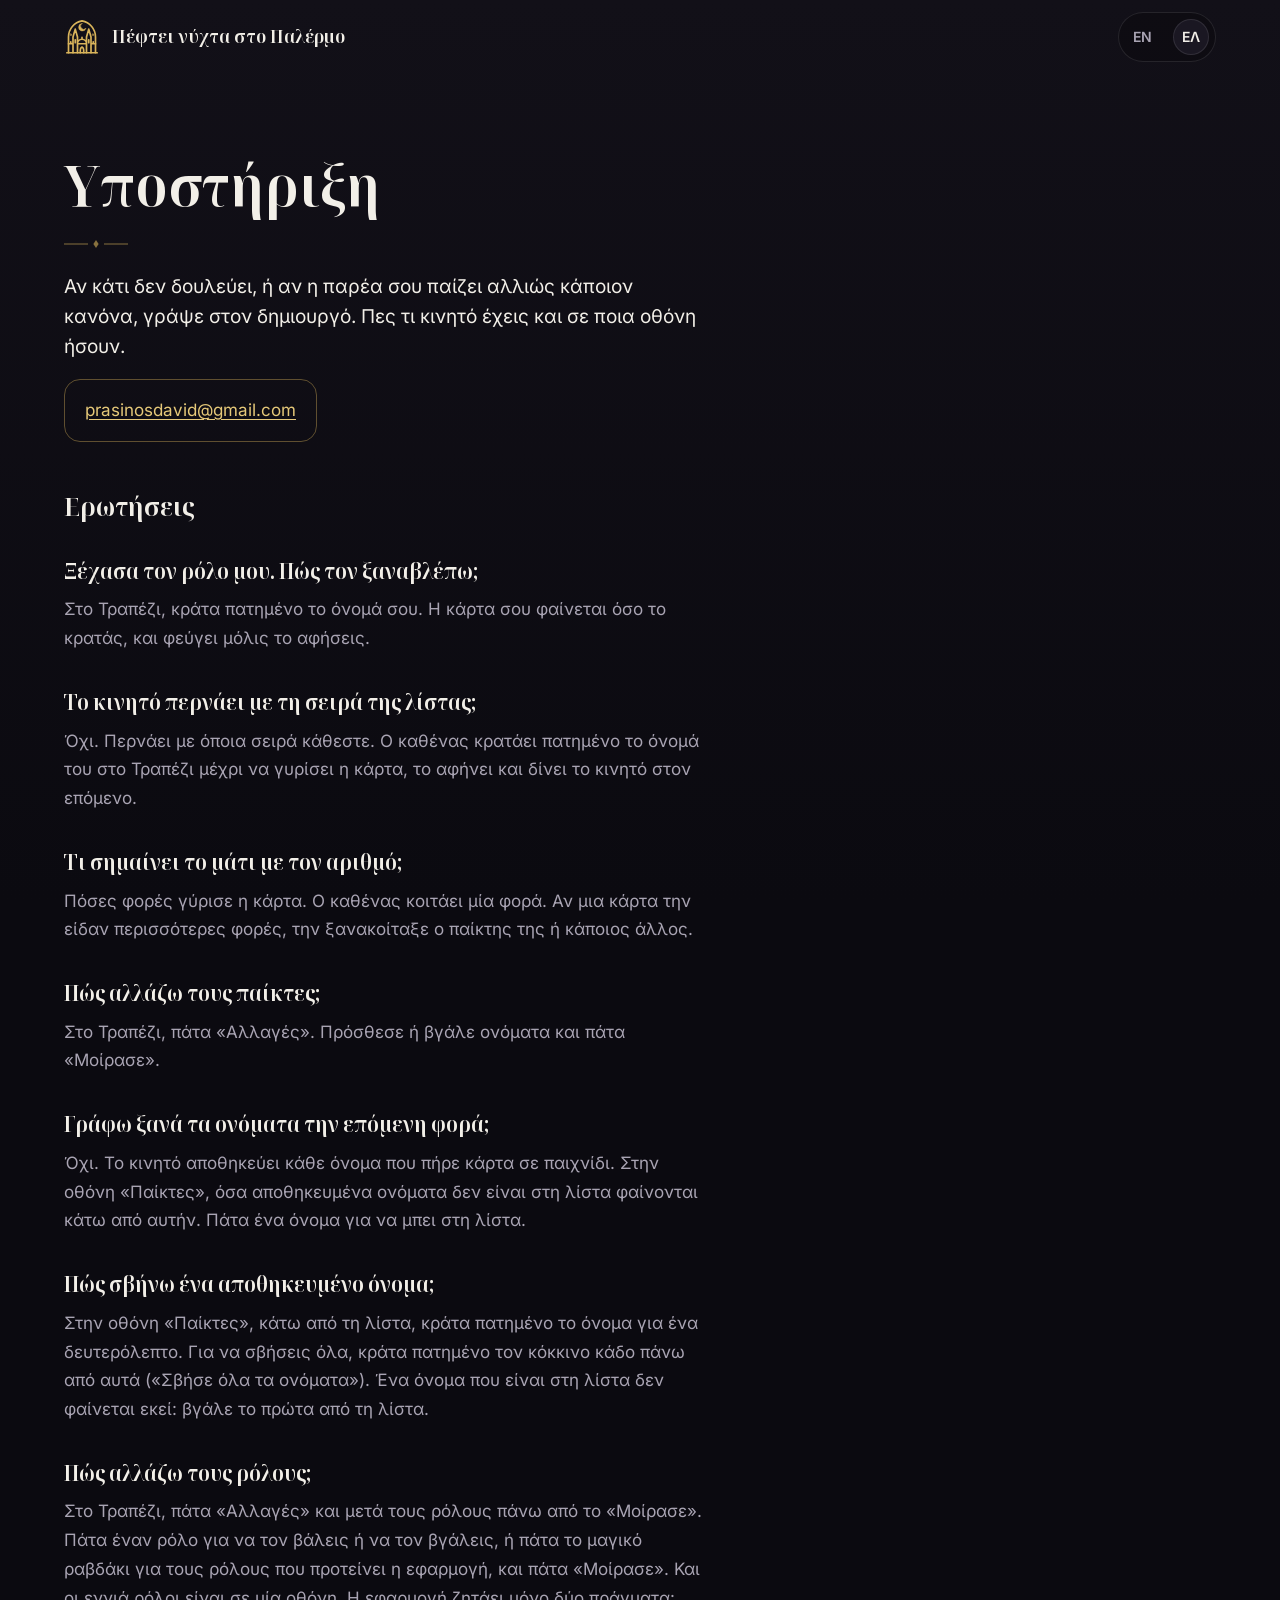
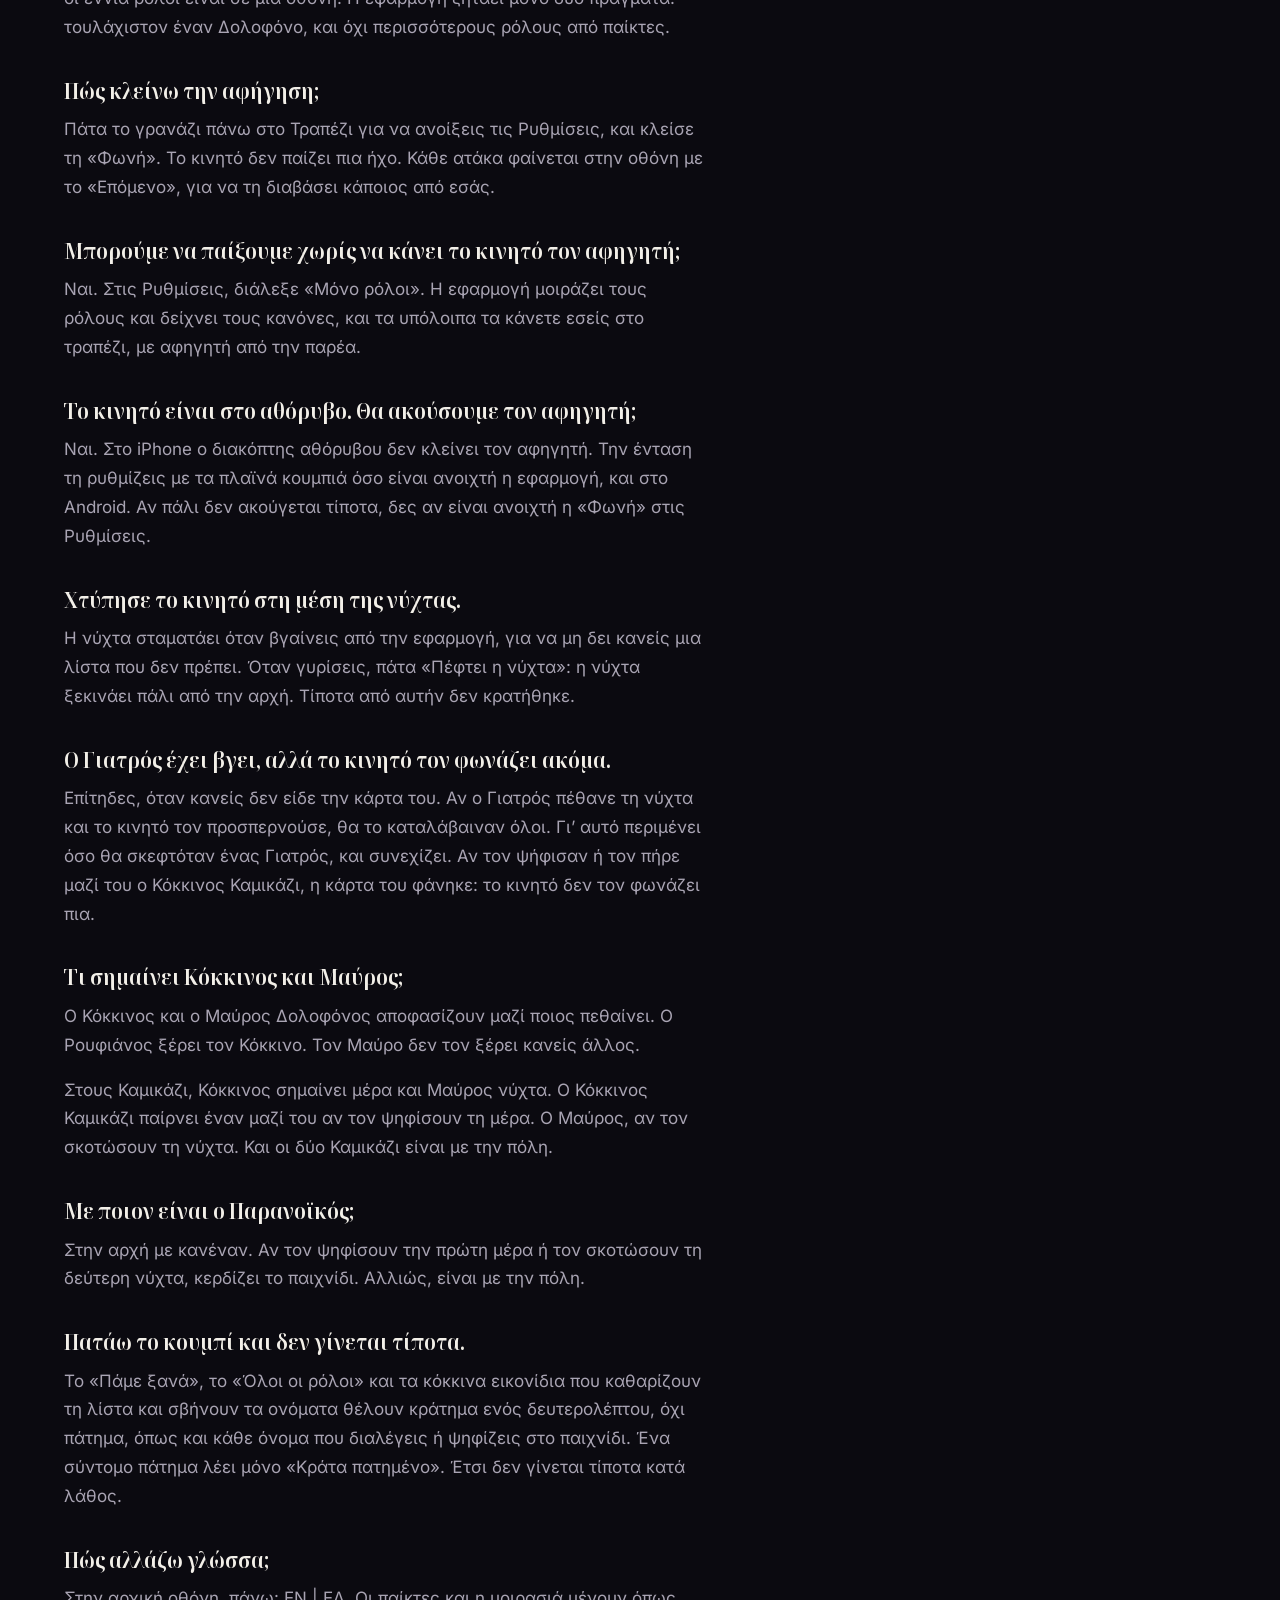
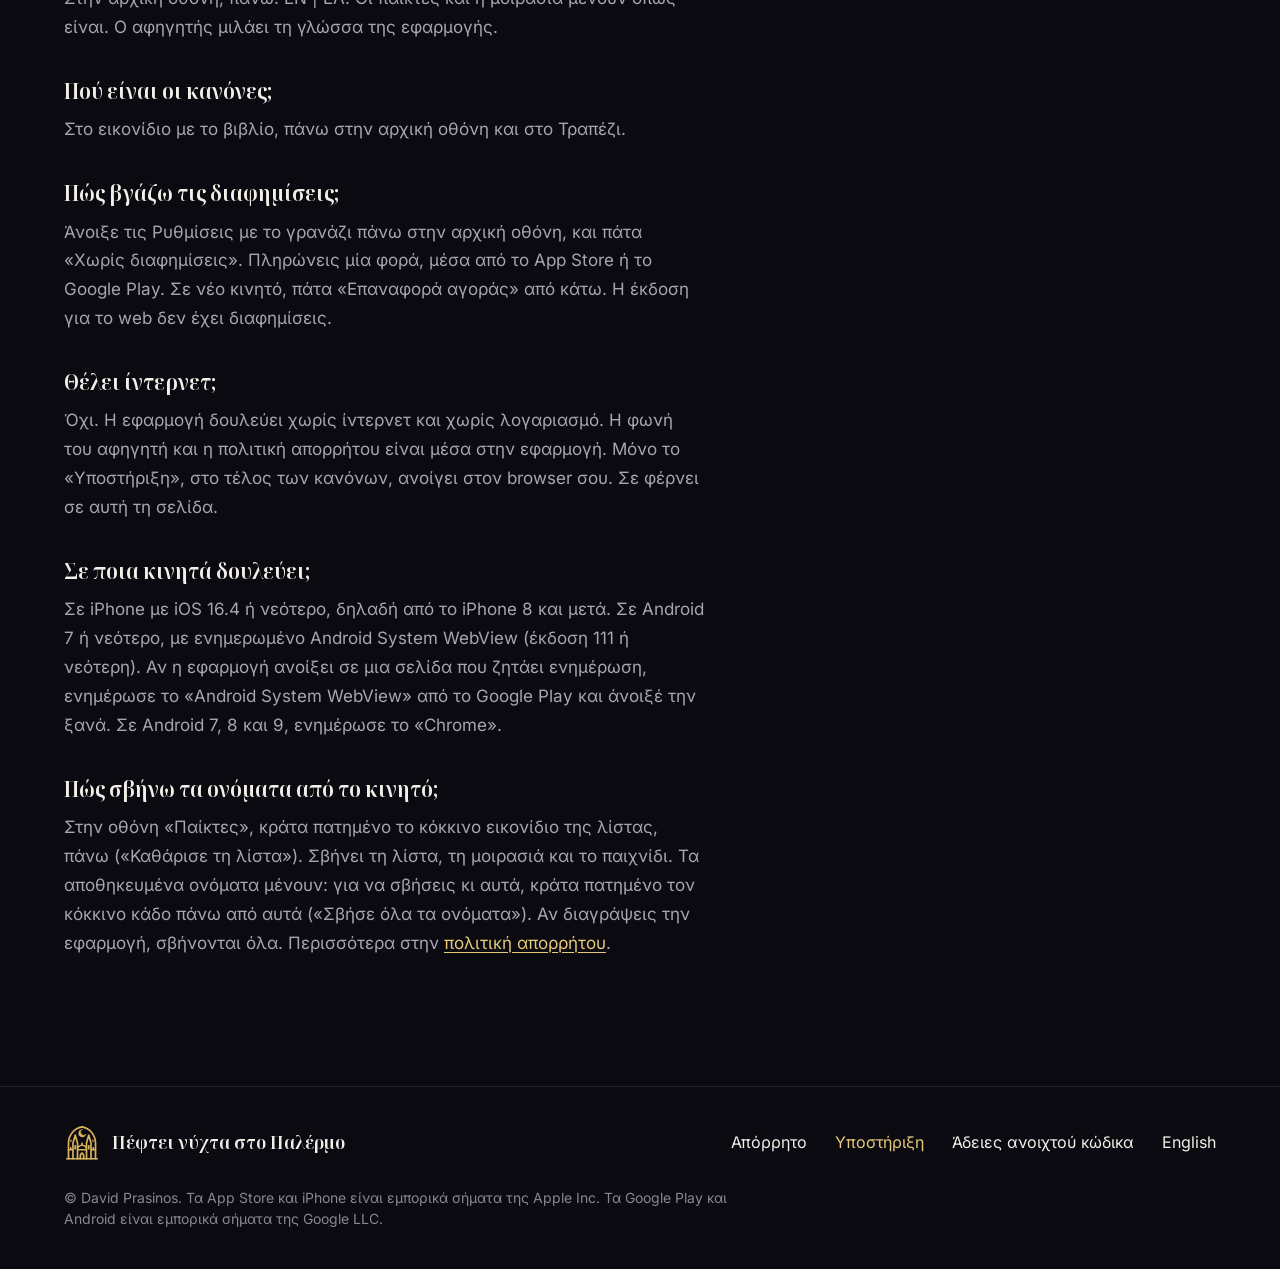
<file: el/support.html>
<!doctype html>
<!-- Built by scripts/build-site.mjs. Edit its sources, never this file, and run npm run site:build. -->
<html lang="el">
  <head>
    <meta charset="utf-8" />
    <meta name="viewport" content="width=device-width, initial-scale=1" />
    <title>Υποστήριξη · Πέφτει νύχτα στο Παλέρμο</title>
    <meta name="description" content="Πώς θα βρεις τον δημιουργό της εφαρμογής «Πέφτει νύχτα στο Παλέρμο», και σύντομες απαντήσεις: πώς ξαναβλέπεις τον ρόλο σου, με ποια σειρά περνάει το κινητό, πόσες φορές είδαν μια κάρτα, αλλαγή παικτών ή ρόλων, αποθηκευμένα ονόματα, ο αφηγητής, «Μόνο ρόλοι», το αθόρυβο, Κόκκινος και Μαύρος, κανόνες, κινητά." />
    <meta name="theme-color" content="#121018" />
    <meta name="color-scheme" content="dark" />

    <link rel="canonical" href="https://prasinosdavid.github.io/Palermo-site/el/support.html" />
    <link rel="alternate" hreflang="en" href="https://prasinosdavid.github.io/Palermo-site/support.html" />
    <link rel="alternate" hreflang="el" href="https://prasinosdavid.github.io/Palermo-site/el/support.html" />
    <link rel="alternate" hreflang="x-default" href="https://prasinosdavid.github.io/Palermo-site/support.html" />

    <meta property="og:type" content="website" />
    <meta property="og:site_name" content="Πέφτει νύχτα στο Παλέρμο" />
    <meta property="og:title" content="Υποστήριξη · Πέφτει νύχτα στο Παλέρμο" />
    <meta property="og:description" content="Πώς θα βρεις τον δημιουργό της εφαρμογής «Πέφτει νύχτα στο Παλέρμο», και σύντομες απαντήσεις: πώς ξαναβλέπεις τον ρόλο σου, με ποια σειρά περνάει το κινητό, πόσες φορές είδαν μια κάρτα, αλλαγή παικτών ή ρόλων, αποθηκευμένα ονόματα, ο αφηγητής, «Μόνο ρόλοι», το αθόρυβο, Κόκκινος και Μαύρος, κανόνες, κινητά." />
    <meta property="og:url" content="https://prasinosdavid.github.io/Palermo-site/el/support.html" />
    <meta property="og:locale" content="el_GR" />
    <meta property="og:locale:alternate" content="en_US" />
    <meta property="og:image" content="https://prasinosdavid.github.io/Palermo-site/assets/share-el.jpg" />
    <meta property="og:image:type" content="image/jpeg" />
    <meta property="og:image:width" content="1200" />
    <meta property="og:image:height" content="630" />
    <meta property="og:image:alt" content="Μετάλλια ρόλων από σμάλτο και χρυσό πάνω σε σκοτεινό τραπέζι, δίπλα στο έμβλημα και το όνομα «Πέφτει νύχτα στο Παλέρμο»." />
    <meta name="twitter:card" content="summary_large_image" />
    <meta name="twitter:title" content="Υποστήριξη · Πέφτει νύχτα στο Παλέρμο" />
    <meta name="twitter:description" content="Πώς θα βρεις τον δημιουργό της εφαρμογής «Πέφτει νύχτα στο Παλέρμο», και σύντομες απαντήσεις: πώς ξαναβλέπεις τον ρόλο σου, με ποια σειρά περνάει το κινητό, πόσες φορές είδαν μια κάρτα, αλλαγή παικτών ή ρόλων, αποθηκευμένα ονόματα, ο αφηγητής, «Μόνο ρόλοι», το αθόρυβο, Κόκκινος και Μαύρος, κανόνες, κινητά." />
    <meta name="twitter:image" content="https://prasinosdavid.github.io/Palermo-site/assets/share-el.jpg" />
    <meta name="twitter:image:alt" content="Μετάλλια ρόλων από σμάλτο και χρυσό πάνω σε σκοτεινό τραπέζι, δίπλα στο έμβλημα και το όνομα «Πέφτει νύχτα στο Παλέρμο»." />

    <link rel="icon" href="../assets/favicon.svg" type="image/svg+xml" />
    <link rel="icon" href="../assets/favicon-32.png" type="image/png" sizes="32x32" />
    <link rel="apple-touch-icon" href="../assets/apple-touch-icon.png" />
    <link rel="preload" href="../assets/fonts/inter-latin-wght-normal.woff2" as="font" type="font/woff2" crossorigin />
    <link rel="preload" href="../assets/fonts/noto-serif-display-latin-wdth-normal.woff2" as="font" type="font/woff2" crossorigin />
    <link rel="preload" href="../assets/fonts/inter-greek-wght-normal.woff2" as="font" type="font/woff2" crossorigin />
    <link rel="preload" href="../assets/fonts/noto-serif-display-greek-wdth-normal.woff2" as="font" type="font/woff2" crossorigin />
    <link rel="stylesheet" href="../assets/site.css" />

    <script>
      // The language rule of the app, for the site. The English page is every page's default
      // address: a reader whose browser lists Greek, or who chose Greek here before, is taken
      // to the Greek page. A choice made with the switch is remembered in this browser and wins.
      // Without JavaScript the switch is an ordinary link and nothing else changes.
      ;(function (lang, greekPage) {
        var KEY = 'palermo.site.lang'
        var chosen = null
        try {
          chosen = localStorage.getItem(KEY)
        } catch (error) {}
        var languages = navigator.languages && navigator.languages.length ? navigator.languages : [navigator.language || '']
        var greek = chosen
          ? chosen === 'el'
          : languages.some(function (tag) {
              return /^el/i.test(tag)
            })
        if (lang === 'en' && greek) location.replace(greekPage + location.hash)
        document.addEventListener('click', function (event) {
          var link = event.target.closest ? event.target.closest('a[data-lang]') : null
          if (!link) return
          try {
            localStorage.setItem(KEY, link.getAttribute('data-lang'))
          } catch (error) {}
        })
      })('el', 'support.html')
    </script>
  </head>
  <body class="page-support">
    <a class="skip" href="#content">Μετάβαση στο περιεχόμενο</a>

    <header class="top">
      <a class="brand" href="./" aria-label="Πέφτει νύχτα στο Παλέρμο, αρχική σελίδα"><svg class="crest" viewBox="0 0 64 64" fill="none" stroke="currentColor" stroke-width="2" stroke-linecap="round" stroke-linejoin="round" aria-hidden="true" focusable="false"><path d="M8 60V32A29 29 0 0 1 32 3.43A29 29 0 0 1 56 32V60"/><path d="M5 60H59"/><path d="M8 44H16M12 44V40.5M16 60V32L20 18L24 32V60M20 37V42M24 44H40M24 44A8 8 0 0 1 40 44M32 36V32.5M29 60V55A6 6 0 0 1 32 49.8A6 6 0 0 1 35 55V60M40 60V32L44 18L48 32V60M44 37V42M48 44H56M52 44V40.5"/><path fill="currentColor" stroke-width="1" d="M31.81 8.06A6.6 6.6 0 1 0 38.98 16.62A5.6 5.6 0 1 1 31.81 8.06Z"/><path fill="currentColor" stroke-width="0.6" d="M12.4 26L13.7 28L12.4 30L11.1 28ZM51.6 26L52.9 28L51.6 30L50.3 28Z"/></svg><span>Πέφτει νύχτα στο Παλέρμο</span></a>
      <nav class="lang" aria-label="Γλώσσα">
        <a href="../support.html" lang="en" hreflang="en" data-lang="en" aria-label="English"><span aria-hidden="true">EN</span></a>
        <a href="support.html" lang="el" hreflang="el" data-lang="el" aria-label="Ελληνικά" aria-current="true"><span aria-hidden="true">ΕΛ</span></a>
      </nav>
    </header>

    <main id="content">
      <article class="prose">
        <h1>Υποστήριξη</h1>
        <svg class="pip" viewBox="0 0 64 8" aria-hidden="true" focusable="false">
          <path d="M0 4H24M40 4H64" stroke="currentColor" stroke-width="1" fill="none" />
          <path d="M32 0L34.6 4L32 8L29.4 4Z" fill="currentColor" />
        </svg>

        <p class="intro">
          Αν κάτι δεν δουλεύει, ή αν η παρέα σου παίζει αλλιώς κάποιον κανόνα, γράψε στον δημιουργό. Πες τι κινητό έχεις και
          σε ποια οθόνη ήσουν.
        </p>
        <p class="contact"><a href="mailto:prasinosdavid@gmail.com">prasinosdavid@gmail.com</a></p>

        <h2>Ερωτήσεις</h2>

        <h3>Ξέχασα τον ρόλο μου. Πώς τον ξαναβλέπω;</h3>
        <p>Στο Τραπέζι, κράτα πατημένο το όνομά σου. Η κάρτα σου φαίνεται όσο το κρατάς, και φεύγει μόλις το αφήσεις.</p>

        <h3>Το κινητό περνάει με τη σειρά της λίστας;</h3>
        <p>
          Όχι. Περνάει με όποια σειρά κάθεστε. Ο καθένας κρατάει πατημένο το όνομά του στο Τραπέζι μέχρι να γυρίσει η
          κάρτα, το αφήνει και δίνει το κινητό στον επόμενο.
        </p>

        <h3>Τι σημαίνει το μάτι με τον αριθμό;</h3>
        <p>
          Πόσες φορές γύρισε η κάρτα. Ο καθένας κοιτάει μία φορά. Αν μια κάρτα την είδαν περισσότερες φορές, την
          ξανακοίταξε ο παίκτης της ή κάποιος άλλος.
        </p>

        <h3>Πώς αλλάζω τους παίκτες;</h3>
        <p>
          Στο Τραπέζι, πάτα «Αλλαγές». Πρόσθεσε ή βγάλε ονόματα και πάτα «Μοίρασε».
        </p>

        <h3>Γράφω ξανά τα ονόματα την επόμενη φορά;</h3>
        <p>
          Όχι. Το κινητό αποθηκεύει κάθε όνομα που πήρε κάρτα σε παιχνίδι. Στην οθόνη «Παίκτες», όσα
          αποθηκευμένα ονόματα δεν είναι στη λίστα φαίνονται κάτω από αυτήν. Πάτα ένα όνομα για να μπει στη λίστα.
        </p>

        <h3>Πώς σβήνω ένα αποθηκευμένο όνομα;</h3>
        <p>
          Στην οθόνη «Παίκτες», κάτω από τη λίστα, κράτα πατημένο το όνομα για ένα δευτερόλεπτο. Για να
          σβήσεις όλα, κράτα πατημένο τον κόκκινο κάδο πάνω από αυτά («Σβήσε όλα τα ονόματα»). Ένα όνομα που είναι στη λίστα δεν φαίνεται
          εκεί: βγάλε το πρώτα από τη λίστα.
        </p>

        <h3>Πώς αλλάζω τους ρόλους;</h3>
        <p>
          Στο Τραπέζι, πάτα «Αλλαγές» και μετά τους ρόλους πάνω από το «Μοίρασε». Πάτα έναν ρόλο
          για να τον βάλεις ή να τον βγάλεις, ή πάτα το μαγικό ραβδάκι για τους ρόλους που προτείνει η εφαρμογή, και πάτα
          «Μοίρασε». Και οι εννιά ρόλοι είναι σε μία οθόνη.
          Η εφαρμογή ζητάει μόνο δύο πράγματα: τουλάχιστον έναν Δολοφόνο, και όχι περισσότερους ρόλους από παίκτες.
        </p>

        <h3>Πώς κλείνω την αφήγηση;</h3>
        <p>
          Πάτα το γρανάζι πάνω στο Τραπέζι για να ανοίξεις τις Ρυθμίσεις, και κλείσε τη
          «Φωνή». Το κινητό δεν παίζει πια ήχο. Κάθε ατάκα φαίνεται στην οθόνη με το
          «Επόμενο», για να τη διαβάσει κάποιος από εσάς.
        </p>

        <h3>Μπορούμε να παίξουμε χωρίς να κάνει το κινητό τον αφηγητή;</h3>
        <p>
          Ναι. Στις Ρυθμίσεις, διάλεξε «Μόνο ρόλοι». Η εφαρμογή μοιράζει τους ρόλους
          και δείχνει τους κανόνες, και τα υπόλοιπα τα κάνετε εσείς στο τραπέζι, με αφηγητή από την παρέα.
        </p>

        <h3>Το κινητό είναι στο αθόρυβο. Θα ακούσουμε τον αφηγητή;</h3>
        <p>
          Ναι. Στο iPhone ο διακόπτης αθόρυβου δεν κλείνει τον αφηγητή. Την ένταση τη ρυθμίζεις με τα πλαϊνά κουμπιά όσο
          είναι ανοιχτή η εφαρμογή, και στο Android. Αν πάλι δεν ακούγεται τίποτα, δες αν είναι ανοιχτή η
          «Φωνή» στις Ρυθμίσεις.
        </p>

        <h3>Χτύπησε το κινητό στη μέση της νύχτας.</h3>
        <p>
          Η νύχτα σταματάει όταν βγαίνεις από την εφαρμογή, για να μη δει κανείς μια λίστα που δεν πρέπει. Όταν γυρίσεις,
          πάτα «Πέφτει η νύχτα»: η νύχτα ξεκινάει πάλι από την αρχή. Τίποτα από αυτήν δεν κρατήθηκε.
        </p>

        <h3>Ο Γιατρός έχει βγει, αλλά το κινητό τον φωνάζει ακόμα.</h3>
        <p>
          Επίτηδες, όταν κανείς δεν είδε την κάρτα του. Αν ο Γιατρός πέθανε τη νύχτα και το κινητό τον προσπερνούσε, θα
          το καταλάβαιναν όλοι. Γι’ αυτό περιμένει όσο θα σκεφτόταν ένας Γιατρός, και συνεχίζει. Αν τον ψήφισαν ή τον πήρε
          μαζί του ο Κόκκινος Καμικάζι, η κάρτα του φάνηκε: το κινητό δεν τον φωνάζει πια.
        </p>

        <h3>Τι σημαίνει Κόκκινος και Μαύρος;</h3>
        <p>
          Ο Κόκκινος και ο Μαύρος Δολοφόνος αποφασίζουν μαζί ποιος πεθαίνει. Ο Ρουφιάνος ξέρει τον Κόκκινο. Τον Μαύρο δεν
          τον ξέρει κανείς άλλος.
        </p>
        <p>
          Στους Καμικάζι, Κόκκινος σημαίνει μέρα και Μαύρος νύχτα. Ο Κόκκινος Καμικάζι παίρνει έναν μαζί του αν τον ψηφίσουν
          τη μέρα. Ο Μαύρος, αν τον σκοτώσουν τη νύχτα. Και οι δύο Καμικάζι είναι με την πόλη.
        </p>

        <h3>Με ποιον είναι ο Παρανοϊκός;</h3>
        <p>
          Στην αρχή με κανέναν. Αν τον ψηφίσουν την πρώτη μέρα ή τον σκοτώσουν τη δεύτερη νύχτα, κερδίζει το παιχνίδι.
          Αλλιώς, είναι με την πόλη.
        </p>

        <h3>Πατάω το κουμπί και δεν γίνεται τίποτα.</h3>
        <p>
          Το «Πάμε ξανά», το «Όλοι οι ρόλοι» και τα κόκκινα εικονίδια που καθαρίζουν τη λίστα και
          σβήνουν τα ονόματα θέλουν κράτημα ενός δευτερολέπτου, όχι πάτημα, όπως και κάθε όνομα που διαλέγεις ή ψηφίζεις στο
          παιχνίδι. Ένα σύντομο πάτημα λέει μόνο «Κράτα πατημένο». Έτσι δεν γίνεται τίποτα κατά λάθος.
        </p>

        <h3>Πώς αλλάζω γλώσσα;</h3>
        <p>
          Στην αρχική οθόνη, πάνω: EN | ΕΛ. Οι παίκτες και η μοιρασιά μένουν όπως είναι. Ο αφηγητής μιλάει τη γλώσσα της
          εφαρμογής.
        </p>

        <h3>Πού είναι οι κανόνες;</h3>
        <p>Στο εικονίδιο με το βιβλίο, πάνω στην αρχική οθόνη και στο Τραπέζι.</p>

        <h3>Πώς βγάζω τις διαφημίσεις;</h3>
        <p>
          Άνοιξε τις Ρυθμίσεις με το γρανάζι πάνω στην αρχική οθόνη, και πάτα «Χωρίς διαφημίσεις».
          Πληρώνεις μία φορά, μέσα από το App Store ή το Google Play. Σε νέο κινητό, πάτα «Επαναφορά αγοράς» από
          κάτω. Η έκδοση για το web δεν έχει διαφημίσεις.
        </p>

        <h3>Θέλει ίντερνετ;</h3>
        <p>
          Όχι. Η εφαρμογή δουλεύει χωρίς ίντερνετ και χωρίς λογαριασμό. Η φωνή του αφηγητή και η πολιτική απορρήτου είναι
          μέσα στην εφαρμογή. Μόνο
          το «Υποστήριξη», στο τέλος των κανόνων, ανοίγει στον browser σου. Σε φέρνει σε αυτή τη σελίδα.
        </p>

        <h3>Σε ποια κινητά δουλεύει;</h3>
        <p>
          Σε iPhone με iOS 16.4 ή νεότερο, δηλαδή από το iPhone 8 και μετά. Σε Android 7 ή νεότερο, με ενημερωμένο Android
          System WebView (έκδοση 111 ή νεότερη). Αν η εφαρμογή ανοίξει σε μια σελίδα που ζητάει ενημέρωση, ενημέρωσε το
          «Android System WebView» από το Google Play και άνοιξέ την ξανά. Σε Android 7, 8 και 9, ενημέρωσε το «Chrome».
        </p>

        <h3>Πώς σβήνω τα ονόματα από το κινητό;</h3>
        <p>
          Στην οθόνη «Παίκτες», κράτα πατημένο το κόκκινο εικονίδιο της λίστας, πάνω
          («Καθάρισε τη λίστα»). Σβήνει τη λίστα, τη μοιρασιά και το παιχνίδι.
          Τα αποθηκευμένα ονόματα μένουν: για να σβήσεις κι αυτά, κράτα πατημένο τον κόκκινο κάδο πάνω από αυτά
          («Σβήσε όλα τα ονόματα»). Αν
          διαγράψεις την εφαρμογή, σβήνονται όλα. Περισσότερα στην <a href="privacy.html">πολιτική απορρήτου</a>.
        </p>
      </article>
    </main>

    <footer class="foot">
      <div class="foot-in">
        <a class="brand" href="./" aria-label="Πέφτει νύχτα στο Παλέρμο, αρχική σελίδα"><svg class="crest" viewBox="0 0 64 64" fill="none" stroke="currentColor" stroke-width="2" stroke-linecap="round" stroke-linejoin="round" aria-hidden="true" focusable="false"><path d="M8 60V32A29 29 0 0 1 32 3.43A29 29 0 0 1 56 32V60"/><path d="M5 60H59"/><path d="M8 44H16M12 44V40.5M16 60V32L20 18L24 32V60M20 37V42M24 44H40M24 44A8 8 0 0 1 40 44M32 36V32.5M29 60V55A6 6 0 0 1 32 49.8A6 6 0 0 1 35 55V60M40 60V32L44 18L48 32V60M44 37V42M48 44H56M52 44V40.5"/><path fill="currentColor" stroke-width="1" d="M31.81 8.06A6.6 6.6 0 1 0 38.98 16.62A5.6 5.6 0 1 1 31.81 8.06Z"/><path fill="currentColor" stroke-width="0.6" d="M12.4 26L13.7 28L12.4 30L11.1 28ZM51.6 26L52.9 28L51.6 30L50.3 28Z"/></svg><span>Πέφτει νύχτα στο Παλέρμο</span></a>
        <nav aria-label="Ιστότοπος">
          <ul>
            <li><a href="privacy.html">Απόρρητο</a></li>
            <li><a href="support.html" aria-current="page">Υποστήριξη</a></li>
            <li><a href="../licenses.txt" hreflang="en" type="text/plain">Άδειες ανοιχτού κώδικα</a></li>
            <li><a href="../support.html" lang="en" hreflang="en" data-lang="en">English</a></li>
          </ul>
        </nav>
        <p class="fine">© David Prasinos. Τα App Store και iPhone είναι εμπορικά σήματα της Apple Inc. Τα Google Play και Android είναι εμπορικά σήματα της Google LLC.</p>
      </div>
    </footer>
  </body>
</html>
</file>
<file: assets/site.css>
/* The public site of Night Falls on Palermo (Πέφτει νύχτα στο Παλέρμο): one stylesheet for the
   landing page, the privacy policy and the support page, in both languages.
   scripts/build-site.mjs copies it to assets/site.css.

   It is the app's own world (docs/spec/04-build.md → Design): velvet dark, ivory, aged gold,
   hairlines, Noto Serif Display over Inter. Colours and radii are the tokens of src/app/theme.css.
   Greek decides every measure: no capitals made by CSS, nothing truncates, headings wrap.
   Only transform and opacity ever move, and not at all with reduced motion. */

/* The four font files the app ships: Greek and Latin subsets of the two variable faces. */
@font-face {
  font-family: 'Inter Variable';
  font-style: normal;
  font-display: swap;
  font-weight: 100 900;
  src: url('fonts/inter-greek-wght-normal.woff2') format('woff2');
  unicode-range: U+0370-0377, U+037A-037F, U+0384-038A, U+038C, U+038E-03A1, U+03A3-03FF;
}
@font-face {
  font-family: 'Inter Variable';
  font-style: normal;
  font-display: swap;
  font-weight: 100 900;
  src: url('fonts/inter-latin-wght-normal.woff2') format('woff2');
  unicode-range:
    U+0000-00FF, U+0131, U+0152-0153, U+02BB-02BC, U+02C6, U+02DA, U+02DC, U+0304, U+0308, U+0329, U+2000-206F,
    U+20AC, U+2122, U+2191, U+2193, U+2212, U+2215, U+FEFF, U+FFFD;
}
@font-face {
  font-family: 'Noto Serif Display Variable';
  font-style: normal;
  font-display: swap;
  font-weight: 100 900;
  font-stretch: 62.5% 100%;
  src: url('fonts/noto-serif-display-greek-wdth-normal.woff2') format('woff2');
  unicode-range: U+0370-0377, U+037A-037F, U+0384-038A, U+038C, U+038E-03A1, U+03A3-03FF;
}
@font-face {
  font-family: 'Noto Serif Display Variable';
  font-style: normal;
  font-display: swap;
  font-weight: 100 900;
  font-stretch: 62.5% 100%;
  src: url('fonts/noto-serif-display-latin-wdth-normal.woff2') format('woff2');
  unicode-range:
    U+0000-00FF, U+0131, U+0152-0153, U+02BB-02BC, U+02C6, U+02DA, U+02DC, U+0304, U+0308, U+0329, U+2000-206F,
    U+20AC, U+2122, U+2191, U+2193, U+2212, U+2215, U+FEFF, U+FFFD;
}

:root {
  --deep: #0b0a10;
  --page: #121018;
  --raised: #1a1722;
  --fg: #f2efe8;
  --muted: #a9a4b3;
  --subtle: #8a8594;
  --gold: #d9b45b;
  --gold-text: #e6c979;
  --ink: #0b0a10;
  --hairline: rgba(255, 255, 255, 0.1);
  --gilt: rgba(217, 180, 91, 0.4);

  --display: 'Noto Serif Display Variable', 'Noto Serif Display', Georgia, 'Times New Roman', serif;
  --text: 'Inter Variable', Inter, system-ui, -apple-system, Roboto, 'Helvetica Neue', Arial, sans-serif;

  /* The page's side margin, and the column everything but the hero's picture keeps to. */
  --gutter: clamp(1.25rem, 5vw, 4rem);
  --column: 72rem;
  --section: clamp(4.5rem, 11vw, 8rem);

  --ease-out: cubic-bezier(0.22, 1, 0.36, 1);

  /* How the hero's render ends: it has no edge anywhere, it dims into the velvet. Each is a mask
     in six eased steps, because a straight ramp from the page's violet to the render's studio
     grey shows where it starts. Down the picture on a phone; down and across it on a wide screen. */
  --dim-tall: linear-gradient(
    180deg,
    transparent 0%, rgba(0, 0, 0, 0.05) 3.2%, rgba(0, 0, 0, 0.22) 6.4%, rgba(0, 0, 0, 0.55) 9.6%, rgba(0, 0, 0, 0.87) 12.8%, #000 16%,
    #000 86%, rgba(0, 0, 0, 0.87) 88.8%, rgba(0, 0, 0, 0.55) 91.6%, rgba(0, 0, 0, 0.22) 94.4%, rgba(0, 0, 0, 0.05) 97.2%, transparent 100%
  );
  --dim-wide-down: linear-gradient(
    180deg,
    transparent 0%, rgba(0, 0, 0, 0.05) 4%, rgba(0, 0, 0, 0.22) 8%, rgba(0, 0, 0, 0.55) 12%, rgba(0, 0, 0, 0.87) 16%, #000 20%,
    #000 80%, rgba(0, 0, 0, 0.87) 84%, rgba(0, 0, 0, 0.55) 88%, rgba(0, 0, 0, 0.22) 92%, rgba(0, 0, 0, 0.05) 96%, transparent 100%
  );
  --dim-wide-across: linear-gradient(
    90deg,
    transparent 20%, rgba(0, 0, 0, 0.05) 24%, rgba(0, 0, 0, 0.22) 28%, rgba(0, 0, 0, 0.55) 32%, rgba(0, 0, 0, 0.87) 36%, #000 40%,
    #000 84%, rgba(0, 0, 0, 0.87) 87.2%, rgba(0, 0, 0, 0.55) 90.4%, rgba(0, 0, 0, 0.22) 93.6%, rgba(0, 0, 0, 0.05) 96.8%, transparent 100%
  );
}

*,
*::before,
*::after {
  box-sizing: border-box;
}

html {
  background: var(--deep);
  color-scheme: dark;
  -webkit-text-size-adjust: 100%;
  text-size-adjust: 100%;
  -webkit-tap-highlight-color: transparent;
}

body {
  margin: 0;
  min-height: 100vh;
  min-height: 100dvh;
  display: flex;
  flex-direction: column;
  color: var(--fg);
  font-family: var(--text);
  font-size: 1rem;
  line-height: 1.6;
  /* The app's own cut of Inter: the single-storey a and the round punctuation. */
  font-feature-settings: 'cv11', 'ss03';
  -webkit-font-smoothing: antialiased;
  -moz-osx-font-smoothing: grayscale;
}

/* The app's page gradient, held still behind everything that scrolls. */
body::before {
  content: '';
  position: fixed;
  inset: 0;
  z-index: -1;
  background: linear-gradient(180deg, var(--page) 0%, var(--deep) 100%);
}

main {
  flex: 1;
}

h1,
h2,
h3 {
  margin: 0;
  font-family: var(--display);
  font-weight: 650;
  font-stretch: 90%;
  font-optical-sizing: auto;
  line-height: 1.2;
  text-wrap: balance;
}

h2 {
  font-size: clamp(1.875rem, 1.3rem + 2.4vw, 3rem);
  line-height: 1.14;
}

h3 {
  font-size: 1.375rem;
  line-height: 1.3;
}

p {
  margin: 0;
}

img {
  display: block;
  max-width: 100%;
  height: auto;
}

a {
  color: var(--gold-text);
  text-decoration-line: underline;
  text-decoration-thickness: 1px;
  text-underline-offset: 0.2em;
}
a:hover {
  color: var(--fg);
}

/* The app's focus ring: 2 pt of gold, 2 pt away. */
:focus-visible {
  outline: 2px solid var(--gold);
  outline-offset: 2px;
}
:focus:not(:focus-visible) {
  outline: none;
}

.sr {
  position: absolute;
  width: 1px;
  height: 1px;
  margin: -1px;
  padding: 0;
  overflow: hidden;
  clip-path: inset(50%);
  white-space: nowrap;
  border: 0;
}

.skip {
  position: absolute;
  top: 0.75rem;
  left: var(--gutter);
  z-index: 3;
  padding: 0.75rem 1rem;
  border-radius: 0.75rem;
  background: var(--gold);
  color: var(--ink);
  font-weight: 600;
  text-decoration: none;
  transform: translateY(-200%);
}
.skip:focus {
  transform: none;
}
.skip:hover {
  color: var(--ink);
}

.wrap {
  width: min(100% - 2 * var(--gutter), var(--column));
  margin-inline: auto;
}

/* The diamond rule of the app's card face: the pip of the crest's two stars between two lines. */
.pip {
  display: block;
  width: 4rem;
  height: 0.5rem;
  color: var(--gold);
  opacity: 0.6;
}

/* ---------------------------------------------------------------------------------------------
   Header: the name on the left (not on the landing page, whose hero carries it), the app's
   language pill on the right.
   --------------------------------------------------------------------------------------------- */

.top {
  position: relative;
  z-index: 2;
  display: flex;
  align-items: center;
  justify-content: space-between;
  gap: 1rem;
  width: min(100% - 2 * var(--gutter), var(--column));
  margin-inline: auto;
  padding-block: 0.75rem;
}

.brand {
  display: inline-flex;
  align-items: center;
  gap: 0.75rem;
  /* Beside the language pill the name may break into two lines before it pushes anything out. */
  min-width: 0;
  min-height: 3rem;
  color: var(--fg);
  font-family: var(--display);
  font-weight: 650;
  font-stretch: 90%;
  font-size: 1.125rem;
  line-height: 1.3;
  text-decoration: none;
}
.brand:hover {
  color: var(--gold-text);
}
.brand .crest {
  flex: none;
  width: 2.25rem;
  height: 2.25rem;
  color: var(--gold);
  stroke-width: 3;
}

.lang {
  display: inline-flex;
  flex: none;
  margin-left: auto;
  border: 1px solid var(--hairline);
  border-radius: 999px;
  background: rgba(11, 10, 16, 0.55);
}
/* The target is 48 pt; the chip inside it is what looks chosen. */
.lang a {
  display: grid;
  place-items: center;
  width: 3rem;
  height: 3rem;
  border-radius: 999px;
  color: var(--muted);
  font-size: 0.875rem;
  font-weight: 600;
  letter-spacing: 0.025em;
  text-decoration: none;
}
.lang a span {
  display: grid;
  place-items: center;
  min-width: 2.25rem;
  height: 2.25rem;
  padding: 0 0.5rem;
  border-radius: 999px;
}
.lang a:hover {
  color: var(--fg);
}
.lang a[aria-current] {
  color: var(--fg);
}
.lang a[aria-current] span {
  background: var(--raised);
  box-shadow: inset 0 0 0 1px var(--hairline);
}

/* On the landing page the header lies over the hero. */
.page-home .top {
  position: absolute;
  inset: 0 0 auto;
}
.page-home .top .brand {
  display: none;
}

/* ---------------------------------------------------------------------------------------------
   Hero. The medallions are the picture; the words stand in the dark the render leaves free:
   above the coins on a phone (hero-tall), to their left on a wide screen (hero-wide).
   --------------------------------------------------------------------------------------------- */

.hero {
  position: relative;
  isolation: isolate;
  overflow: hidden;
  overflow: clip;
  /* How much of the tall render shows at the bottom of the hero. Its coins fill the lower 1.27
     of its width, so on a phone this is the coins with a strip of empty table above them. */
  --coins: min(150vw, 46rem);
}

.hero-art {
  position: absolute;
  inset: auto 0 0;
  z-index: -1;
  height: var(--coins);
  -webkit-mask-image: var(--dim-tall);
  mask-image: var(--dim-tall);
}
.hero-art img {
  width: 100%;
  height: 100%;
  max-width: none;
  object-fit: cover;
  object-position: 50% 100%;
}

.hero-in {
  display: flex;
  flex-direction: column;
  align-items: center;
  width: min(100% - 2 * var(--gutter), var(--column));
  margin-inline: auto;
  /* The words end where the first coins begin: under the strip of empty table on a phone, and
     at the top of the picture once it has reached its full height. */
  padding: 5.5rem 0 min(129vw, 46rem);
  text-align: center;
}

.hero .crest {
  width: clamp(5.5rem, 26vw, 7.5rem);
  height: auto;
  aspect-ratio: 1;
  color: var(--gold);
  stroke-width: 2.4;
}

/* The wordmark is the app's: the name of the game in the language of the page, a small tracked
   lead over the big name (home.wordmarkLead and home.wordmarkName in src/strings, which store the
   capitals as written: capitals are never made with CSS, and Greek ones carry no tonos). Neither
   line wraps, and the lead stands inside the width of the name in both languages. The left padding
   of each line equals its tracking, which would otherwise push centred capitals off centre. Its
   size follows the width of a narrow screen and nothing else, so no text size can push it over
   the edge. */
.wordmark {
  display: flex;
  flex-direction: column;
  align-items: center;
  margin-top: 1.5rem;
  white-space: nowrap;
}
.wordmark-top {
  padding-left: 0.34em;
  font-size: min(4.8vw, 1.25rem);
  line-height: 1.4;
  letter-spacing: 0.34em;
  color: var(--gold-text);
}
.wordmark-main {
  margin-top: 0.25rem;
  padding-left: 0.08em;
  font-size: min(15vw, 5rem);
  line-height: 1.05;
  letter-spacing: 0.08em;
}

.hero .pip {
  margin-top: 1.25rem;
}

.tagline {
  margin-top: 1rem;
  font-family: var(--display);
  font-weight: 600;
  font-stretch: 90%;
  font-size: clamp(1.25rem, 1rem + 1.2vw, 1.625rem);
  line-height: 1.3;
  text-wrap: balance;
}

.lede {
  max-width: 27rem;
  margin-top: 1rem;
  color: var(--muted);
  font-size: 1.0625rem;
  text-wrap: pretty;
}

/* The lockup rises as the app's Home does at launch: three steps, 160 ms apart. */
@media (prefers-reduced-motion: no-preference) {
  .hero .crest,
  .hero .wordmark,
  .hero-words {
    animation: rise 900ms var(--ease-out) both;
  }
  .hero .crest {
    animation-delay: 100ms;
  }
  .hero .wordmark {
    animation-delay: 260ms;
  }
  .hero-words {
    animation-delay: 420ms;
  }
}
@keyframes rise {
  from {
    opacity: 0;
    transform: translateY(10px);
  }
}

.hero-words {
  display: flex;
  flex-direction: column;
  align-items: inherit;
}

@media (min-width: 880px) {
  .hero {
    display: flex;
    align-items: center;
    min-height: clamp(36rem, 50vw, 46rem);
    /* Where the words end, measured from the left edge of the hero: the picture starts its coins
       just beyond. The words' own column is 27rem wide. */
    --words-end: calc(max(var(--gutter), (100% - var(--column)) / 2) + 27rem);
  }

  /* The render is as tall as the hero and placed, not stretched to cover: it starts where the
     words end and is then pulled back by a third of its own width, the empty table before its
     first coins, which goes under the words and is faded out. */
  .hero-art {
    inset: 0 auto 0 calc(var(--words-end) + 1.5rem);
    width: auto;
    height: auto;
    aspect-ratio: 2048 / 1000;
    transform: translateX(-33%);
    -webkit-mask-image: var(--dim-wide-down);
    mask-image: var(--dim-wide-down);
  }
  .hero-art img {
    object-fit: fill;
    -webkit-mask-image: var(--dim-wide-across);
    mask-image: var(--dim-wide-across);
  }

  .hero-in {
    align-items: flex-start;
    padding: 6.5rem 0 5.5rem;
    text-align: left;
  }
  .hero .crest {
    width: 6.5rem;
    margin-left: -0.35rem;
  }
  .wordmark {
    align-items: flex-start;
  }
  .wordmark-top,
  .wordmark-main {
    padding-left: 0;
  }
  .hero-words {
    max-width: 27rem;
  }
}

/* ---------------------------------------------------------------------------------------------
   Store links. A link is the app's gold button; a store the app is not in yet is a plain line.
   --------------------------------------------------------------------------------------------- */

.stores {
  /* One column as wide as its longest label, so two buttons are the same button twice. */
  display: inline-grid;
  gap: 0.75rem 1rem;
  margin: 1.75rem 0 0;
  padding: 0;
  list-style: none;
}
.stores a {
  display: inline-flex;
  align-items: center;
  justify-content: center;
  width: 100%;
  min-height: 3.5rem;
  padding: 0.75rem 1.5rem;
  border-radius: 0.75rem;
  background: var(--gold);
  box-shadow: 0 0 24px rgba(217, 180, 91, 0.25);
  color: var(--ink);
  font-weight: 600;
  line-height: 1.3;
  text-align: center;
  text-decoration: none;
}
.stores a:hover {
  background: var(--gold-text);
  color: var(--ink);
}
@media (prefers-reduced-motion: no-preference) {
  .stores a {
    transition: transform 120ms ease-out;
  }
  .stores a:active {
    transform: scale(0.97);
  }
}
.stores .soon {
  display: flex;
  align-items: center;
  gap: 0.625rem;
  color: var(--muted);
}
/* The pip again, as the mark of a line that is not a link. */
.stores .soon::before {
  content: '';
  flex: none;
  width: 0.5rem;
  height: 0.5rem;
  background: var(--gold);
  opacity: 0.75;
  transform: scaleX(0.65) rotate(45deg);
}

/* Where the page is wide and the words are not in the hero's narrow column, the two stand side
   by side. */
@media (min-width: 700px) {
  .closing .stores {
    grid-template-columns: repeat(2, minmax(0, 1fr));
  }
}

/* ---------------------------------------------------------------------------------------------
   Sections of the landing page
   --------------------------------------------------------------------------------------------- */

.section {
  padding-block: var(--section) 0;
}
.section-head {
  display: grid;
  gap: 1rem;
  max-width: 44rem;
}
.section-head p {
  color: var(--muted);
  font-size: 1.0625rem;
  text-wrap: pretty;
}

/* How it works: four beats, each a screen of the app and what happens on it. The numeral sits in
   the disc the app puts in front of a player's name. */

.beats {
  display: grid;
  gap: 2.75rem 1.5rem;
  margin: 2.5rem 0 0;
  padding: 0;
  list-style: none;
  counter-reset: beat;
}
/* On a phone a beat is the screen with its words beside it, and the screens change sides as the
   phone changes hands. */
.beat {
  display: grid;
  grid-template-columns: minmax(0, 0.74fr) minmax(0, 1fr);
  column-gap: 1.25rem;
  counter-increment: beat;
}
.beat .phone {
  grid-row: 1 / span 2;
  align-self: center;
}
.beat h3 {
  grid-column: 2;
  align-self: end;
}
.beat p {
  grid-column: 2;
  align-self: start;
  margin-top: 0.5rem;
  color: var(--muted);
  text-wrap: pretty;
}
.beat:nth-child(even) {
  grid-template-columns: minmax(0, 1fr) minmax(0, 0.74fr);
}
.beat:nth-child(even) .phone {
  grid-column: 2;
}
.beat:nth-child(even) h3,
.beat:nth-child(even) p {
  grid-column: 1;
}
.beat h3::before {
  content: counter(beat);
  display: grid;
  place-items: center;
  width: 2rem;
  height: 2rem;
  margin-bottom: 0.75rem;
  border-radius: 999px;
  background: var(--raised);
  box-shadow: inset 0 0 0 1px var(--hairline);
  color: var(--fg);
  font-family: var(--text);
  font-size: 0.875rem;
  font-weight: 600;
  font-stretch: normal;
  line-height: 1;
}

/* A phone the way the store pictures draw it and the app draws a card: a gilt hairline, a plain
   dark margin, then the screen. No notch, no buttons: it is nobody's phone in particular.
   The radii are those of marketing/frame.css, as fractions of the picture (880 x 1912). */
.phone {
  margin: 0;
  padding: 1.5%;
  border: 1px solid rgba(217, 180, 91, 0.6);
  border-radius: 11.4% / 5.35%;
  background: #08070c;
  box-shadow: 0 1.25rem 3rem rgba(0, 0, 0, 0.45);
}
.phone img {
  width: 100%;
  border-radius: 10.2% / 4.7%;
}

/* From here a beat is its screen with the words under it: two beats to a row, then all four.
   The beats of a row share its three lines (screen, title, words), so the texts start level
   whatever the length of a title. */
@media (min-width: 700px) {
  .beats {
    grid-template-columns: repeat(2, minmax(0, 1fr));
    gap: 3.5rem 2.5rem;
  }
  .beat,
  .beat:nth-child(even) {
    grid-row: span 3;
    grid-template-rows: subgrid;
    grid-template-columns: minmax(0, 1fr);
    row-gap: 0;
  }
  .beat .phone,
  .beat:nth-child(even) .phone {
    grid-row: auto;
    grid-column: 1;
    justify-self: start;
    width: min(100%, 14rem);
  }
  .beat h3,
  .beat:nth-child(even) h3 {
    grid-column: 1;
    align-self: start;
    margin-top: 1.75rem;
  }
  .beat p,
  .beat:nth-child(even) p {
    grid-column: 1;
  }
}
@media (min-width: 1040px) {
  .beats {
    grid-template-columns: repeat(4, minmax(0, 1fr));
    column-gap: 2rem;
  }
  .beat .phone,
  .beat:nth-child(even) .phone {
    width: 100%;
  }
}

/* The roles: the three teams as three rows of coins. On a phone a row is a list, the coin
   leading each line as it does in the app's role picker. */

.sides {
  margin-top: 2.5rem;
}
.side {
  display: grid;
  gap: 1.5rem;
  padding-block: 2rem;
  border-top: 1px solid var(--hairline);
}
.side:last-child {
  padding-bottom: 0;
}
.side h3 {
  color: var(--gold-text);
}
.coins {
  display: grid;
  gap: 1.25rem;
  margin: 0;
  padding: 0;
  list-style: none;
}
.coin {
  display: grid;
  grid-template-columns: 4.5rem minmax(0, 1fr);
  align-items: center;
  gap: 1rem;
}
.coin img {
  width: 100%;
  /* A coin lies on the table: the short shadow the app also puts under a medallion. */
  filter: drop-shadow(0 0.25rem 0.35rem rgba(0, 0, 0, 0.5));
}
.coin-name {
  display: block;
  font-family: var(--display);
  font-weight: 650;
  font-stretch: 90%;
  font-size: 1.25rem;
  line-height: 1.3;
}
.coin-line {
  display: block;
  margin-top: 0.125rem;
  color: var(--muted);
  font-size: 0.9375rem;
  line-height: 1.5;
}

@media (min-width: 700px) {
  .coins {
    grid-template-columns: repeat(3, minmax(0, 1fr));
    gap: 2rem 1.5rem;
  }
  .coin {
    grid-template-columns: minmax(0, 1fr);
    align-content: start;
    gap: 1rem;
  }
  .coin img {
    width: 7.5rem;
    margin-left: -0.2rem;
  }
}
@media (min-width: 1040px) {
  .side {
    grid-template-columns: 9rem minmax(0, 1fr);
    gap: 2rem;
    padding-block: 2.5rem;
  }
  .coins {
    grid-template-columns: repeat(5, minmax(0, 1fr));
  }
}

/* What it is not, and what it keeps to itself: a sentence set large, with its text beside it. */

.stance {
  display: grid;
  gap: 1.25rem;
}
.stance + .stance {
  margin-top: 3rem;
  padding-top: 3rem;
  border-top: 1px solid var(--hairline);
}
.stance h3 {
  font-size: 1.625rem;
  line-height: 1.25;
}
.stance-text {
  display: grid;
  gap: 1rem;
  max-width: 36rem;
  color: var(--muted);
  font-size: 1.0625rem;
}
@media (min-width: 880px) {
  .stance {
    grid-template-columns: minmax(0, 5fr) minmax(0, 6fr);
    gap: 4rem;
  }
  .stance h2 {
    max-width: 11em;
  }
}

.closing {
  padding-bottom: var(--section);
}
.closing p {
  max-width: 36rem;
  margin-top: 0.75rem;
  color: var(--muted);
  font-size: 1.0625rem;
}

/* ---------------------------------------------------------------------------------------------
   The two text pages: privacy and support
   --------------------------------------------------------------------------------------------- */

/* A reading column of 40rem that keeps the page's left edge: the name in the header, the title
   and the text share one axis, as the sections of the landing page do. */
.prose {
  width: min(100% - 2 * var(--gutter), var(--column));
  margin-inline: auto;
  padding-block: clamp(2.5rem, 8vw, 5rem) var(--section);
  font-size: 1.0625rem;
  line-height: 1.7;
}
.prose > * {
  max-width: 40rem;
}
.prose h1 {
  font-size: clamp(2.25rem, 1.6rem + 3vw, 3.5rem);
  line-height: 1.1;
}
.prose .pip {
  margin-top: 1.5rem;
}
.prose h2 {
  margin-top: 3rem;
  font-size: 1.625rem;
  line-height: 1.25;
}
.prose h3 {
  margin-top: 2.25rem;
  font-size: 1.3125rem;
}
.prose p,
.prose ul {
  margin-top: 1rem;
  color: var(--muted);
}
.prose h2 + p,
.prose h3 + p {
  margin-top: 0.625rem;
}
.prose ul {
  padding-left: 1.25rem;
}
.prose li + li {
  margin-top: 0.375rem;
}
.prose li::marker {
  color: var(--gold);
}
.prose .intro {
  margin-top: 1.5rem;
  color: var(--fg);
  font-size: 1.1875rem;
  line-height: 1.6;
}
/* The date a policy counts from, and the address to write to: values, set apart as values. */
.prose .effective {
  margin-top: 1.5rem;
  color: var(--subtle);
  font-size: 0.9375rem;
}
.prose .effective time {
  color: var(--fg);
  font-weight: 600;
}
.prose .contact {
  width: fit-content;
  margin-top: 1rem;
  padding: 1rem 1.25rem;
  border: 1px solid var(--gilt);
  border-radius: 1rem;
  color: var(--fg);
  overflow-wrap: anywhere;
}

/* ---------------------------------------------------------------------------------------------
   Footer
   --------------------------------------------------------------------------------------------- */

.foot {
  border-top: 1px solid var(--hairline);
}
.foot-in {
  display: grid;
  gap: 1.25rem;
  width: min(100% - 2 * var(--gutter), var(--column));
  margin-inline: auto;
  padding-block: 2rem 2.5rem;
}
.foot ul {
  display: flex;
  flex-wrap: wrap;
  gap: 0 1.75rem;
  margin: 0;
  padding: 0;
  list-style: none;
}
.foot li a {
  display: inline-flex;
  align-items: center;
  min-height: 3rem;
  color: var(--fg);
  text-decoration: none;
}
.foot li a:hover {
  color: var(--gold-text);
  text-decoration: underline;
}
.foot li a[aria-current] {
  color: var(--gold-text);
}
.fine {
  max-width: 44rem;
  color: var(--subtle);
  font-size: 0.875rem;
  line-height: 1.5;
}
@media (min-width: 700px) {
  .foot-in {
    grid-template-columns: 1fr auto;
    align-items: center;
  }
  .fine {
    grid-column: 1 / -1;
  }
}
</file>
